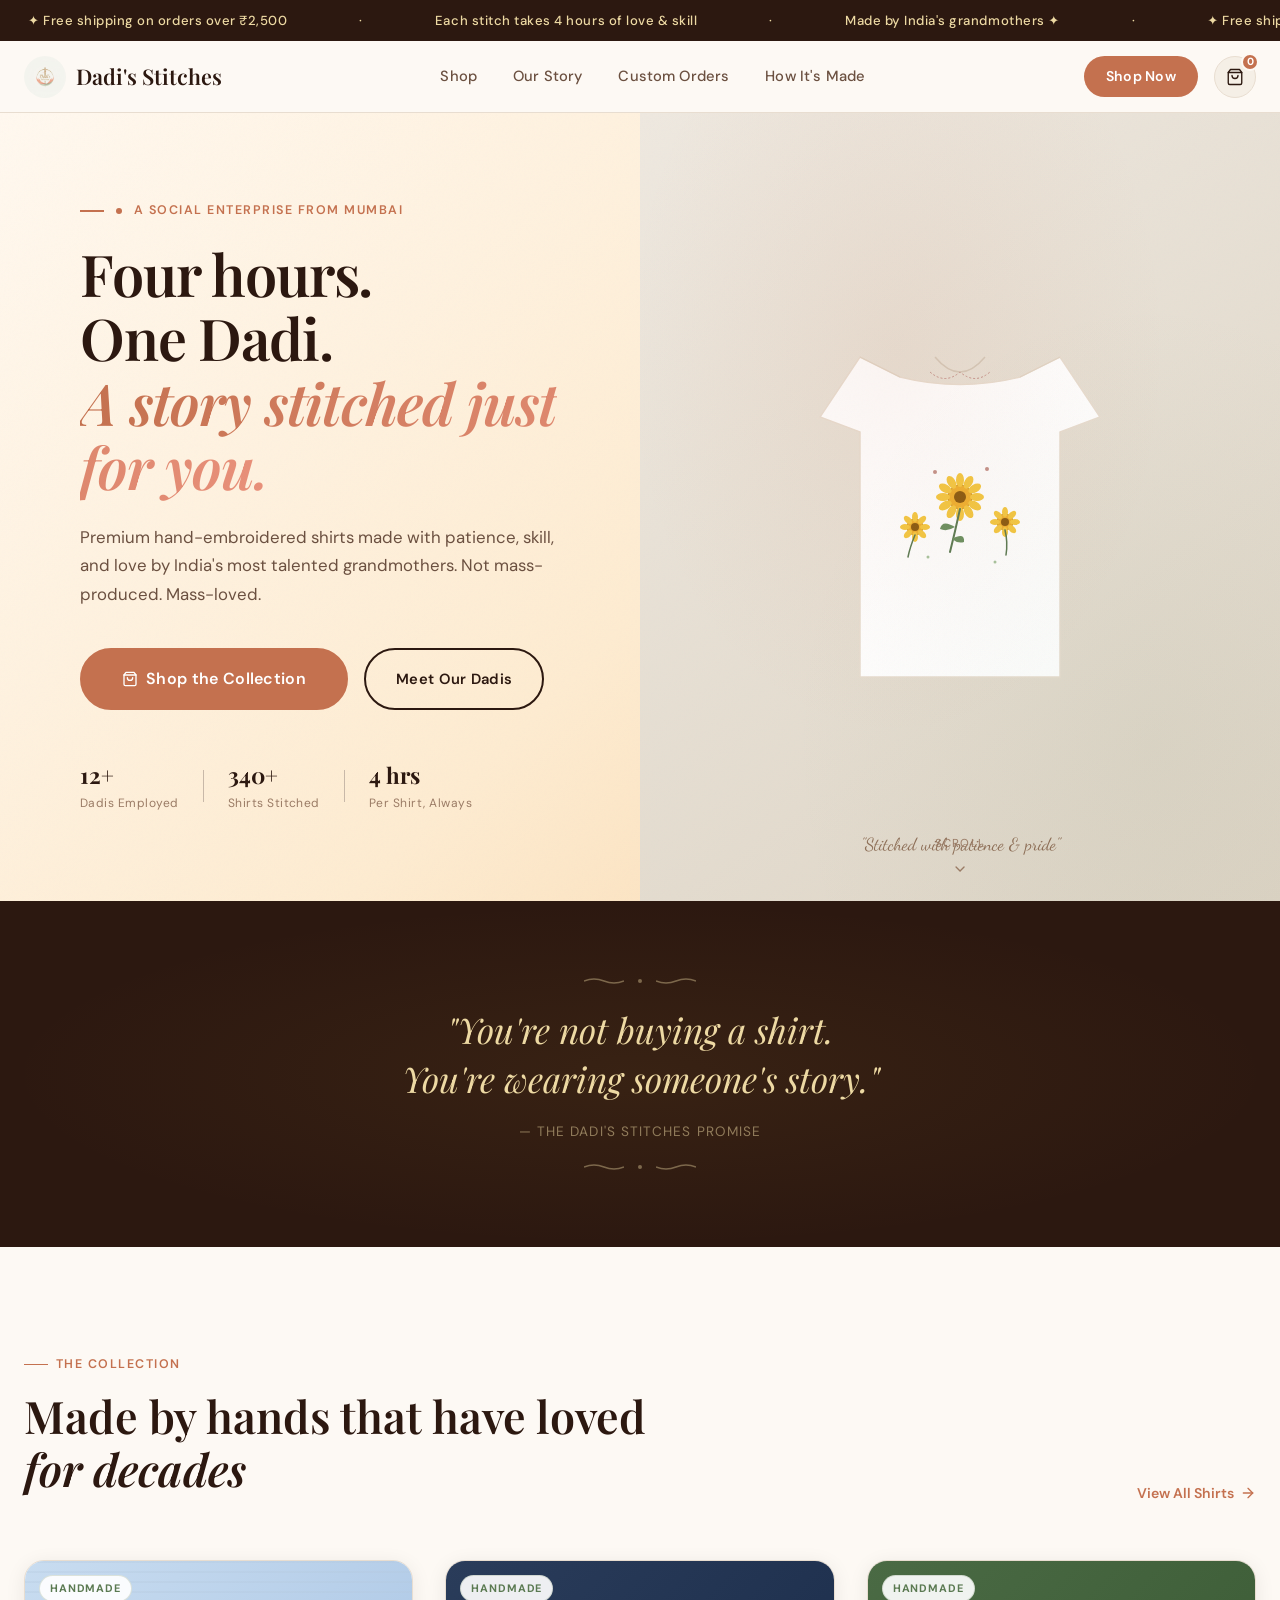
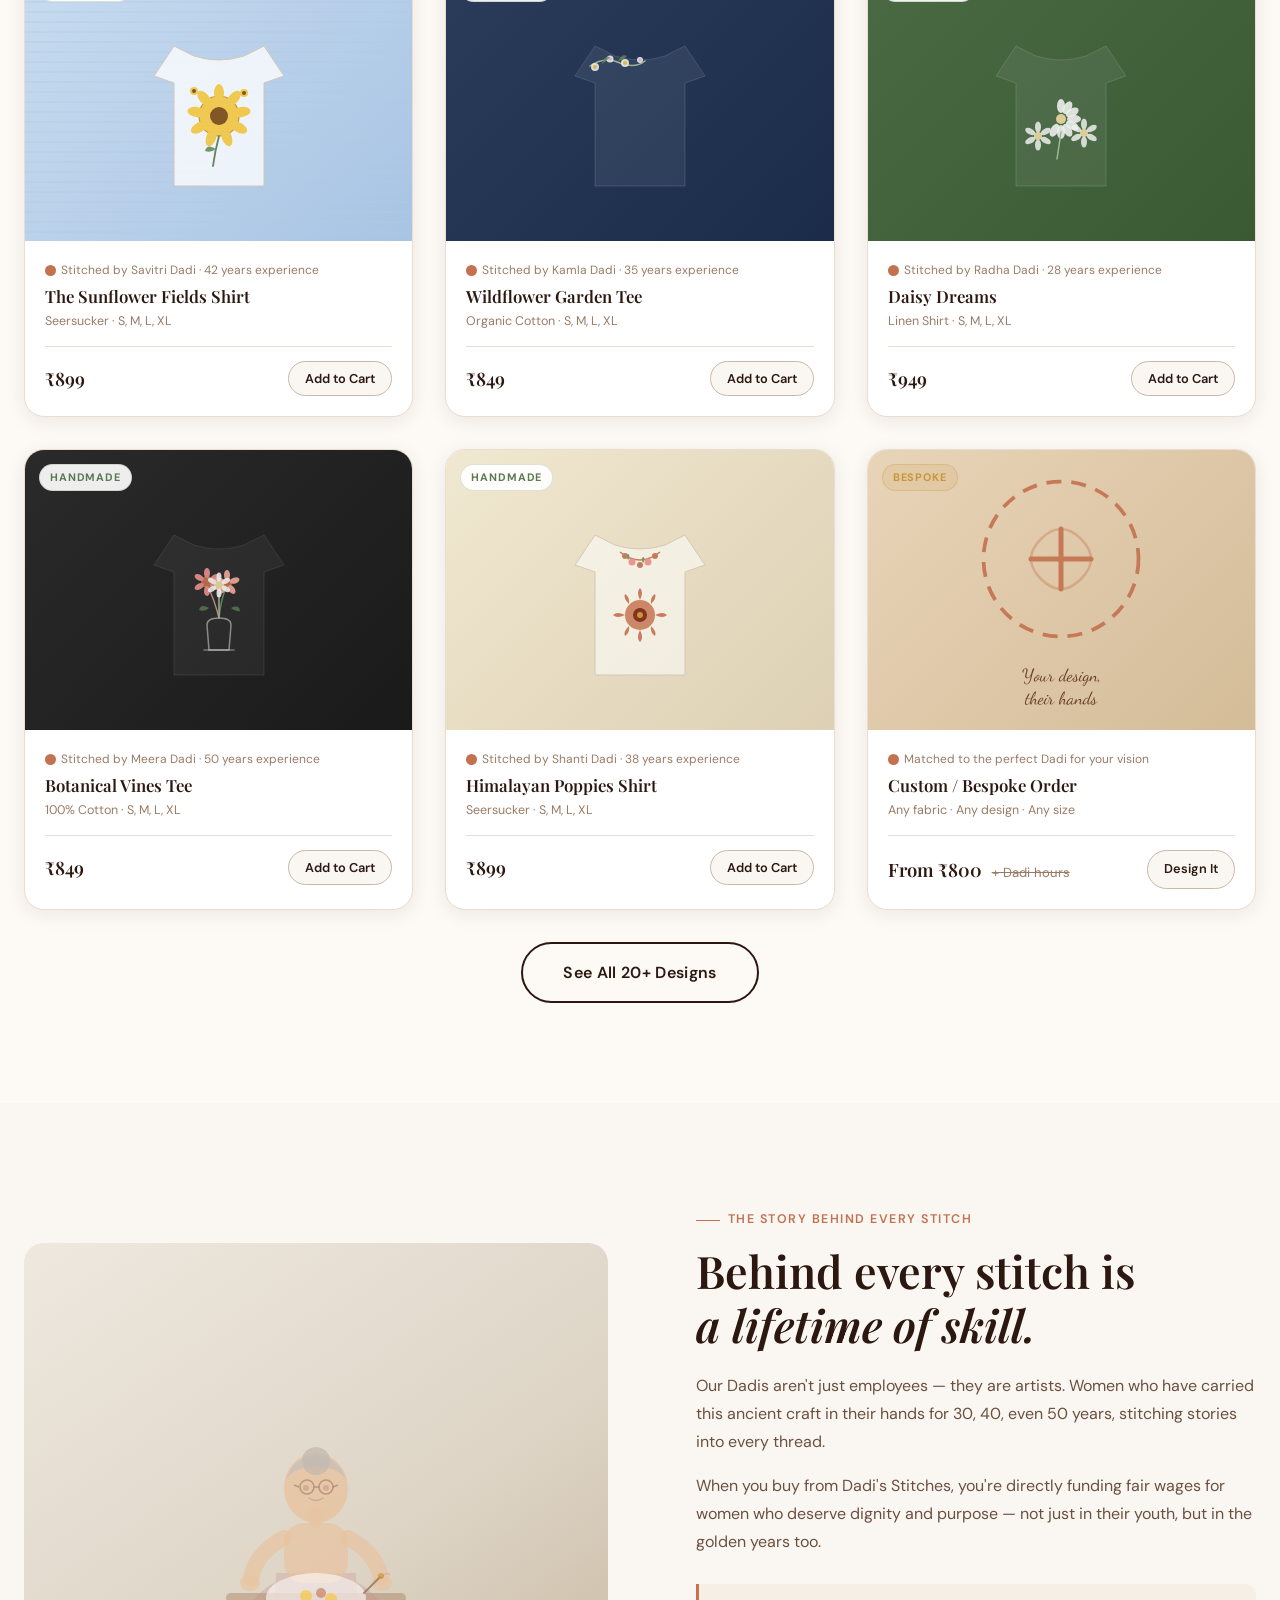
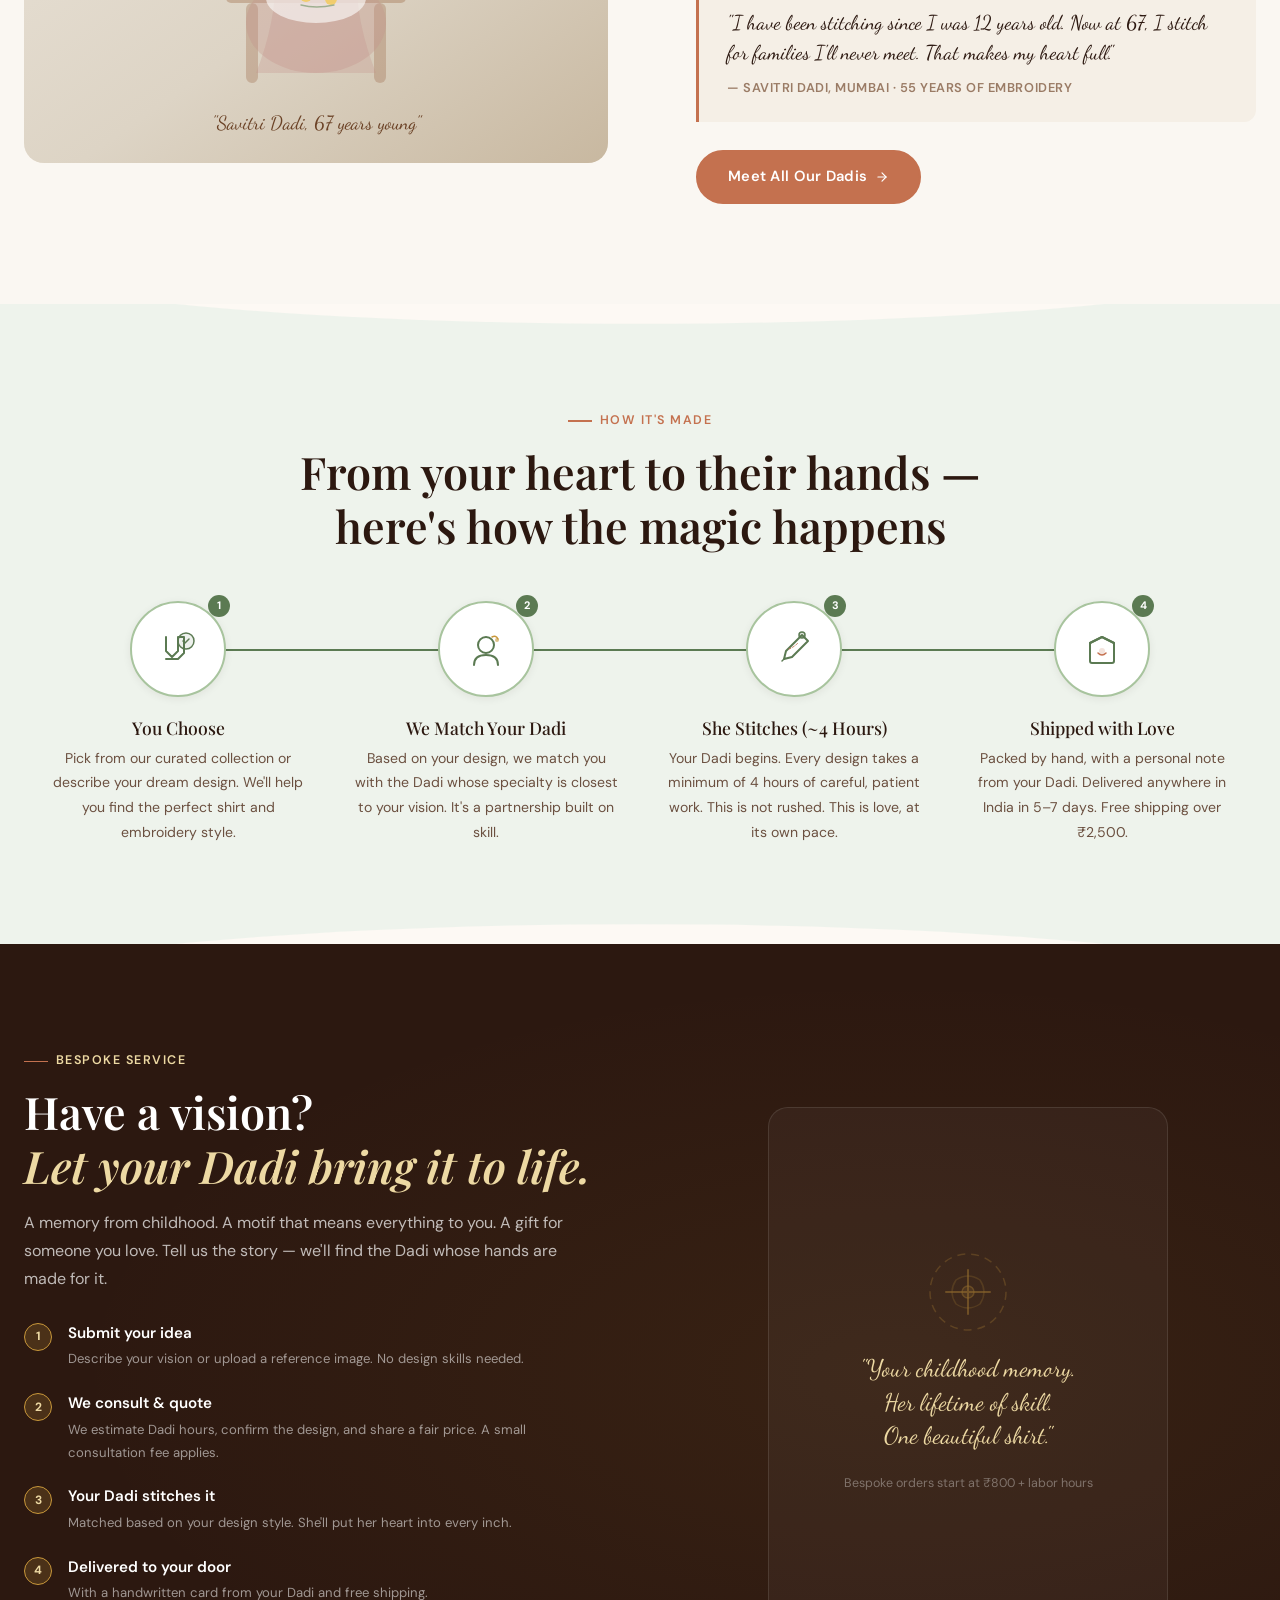
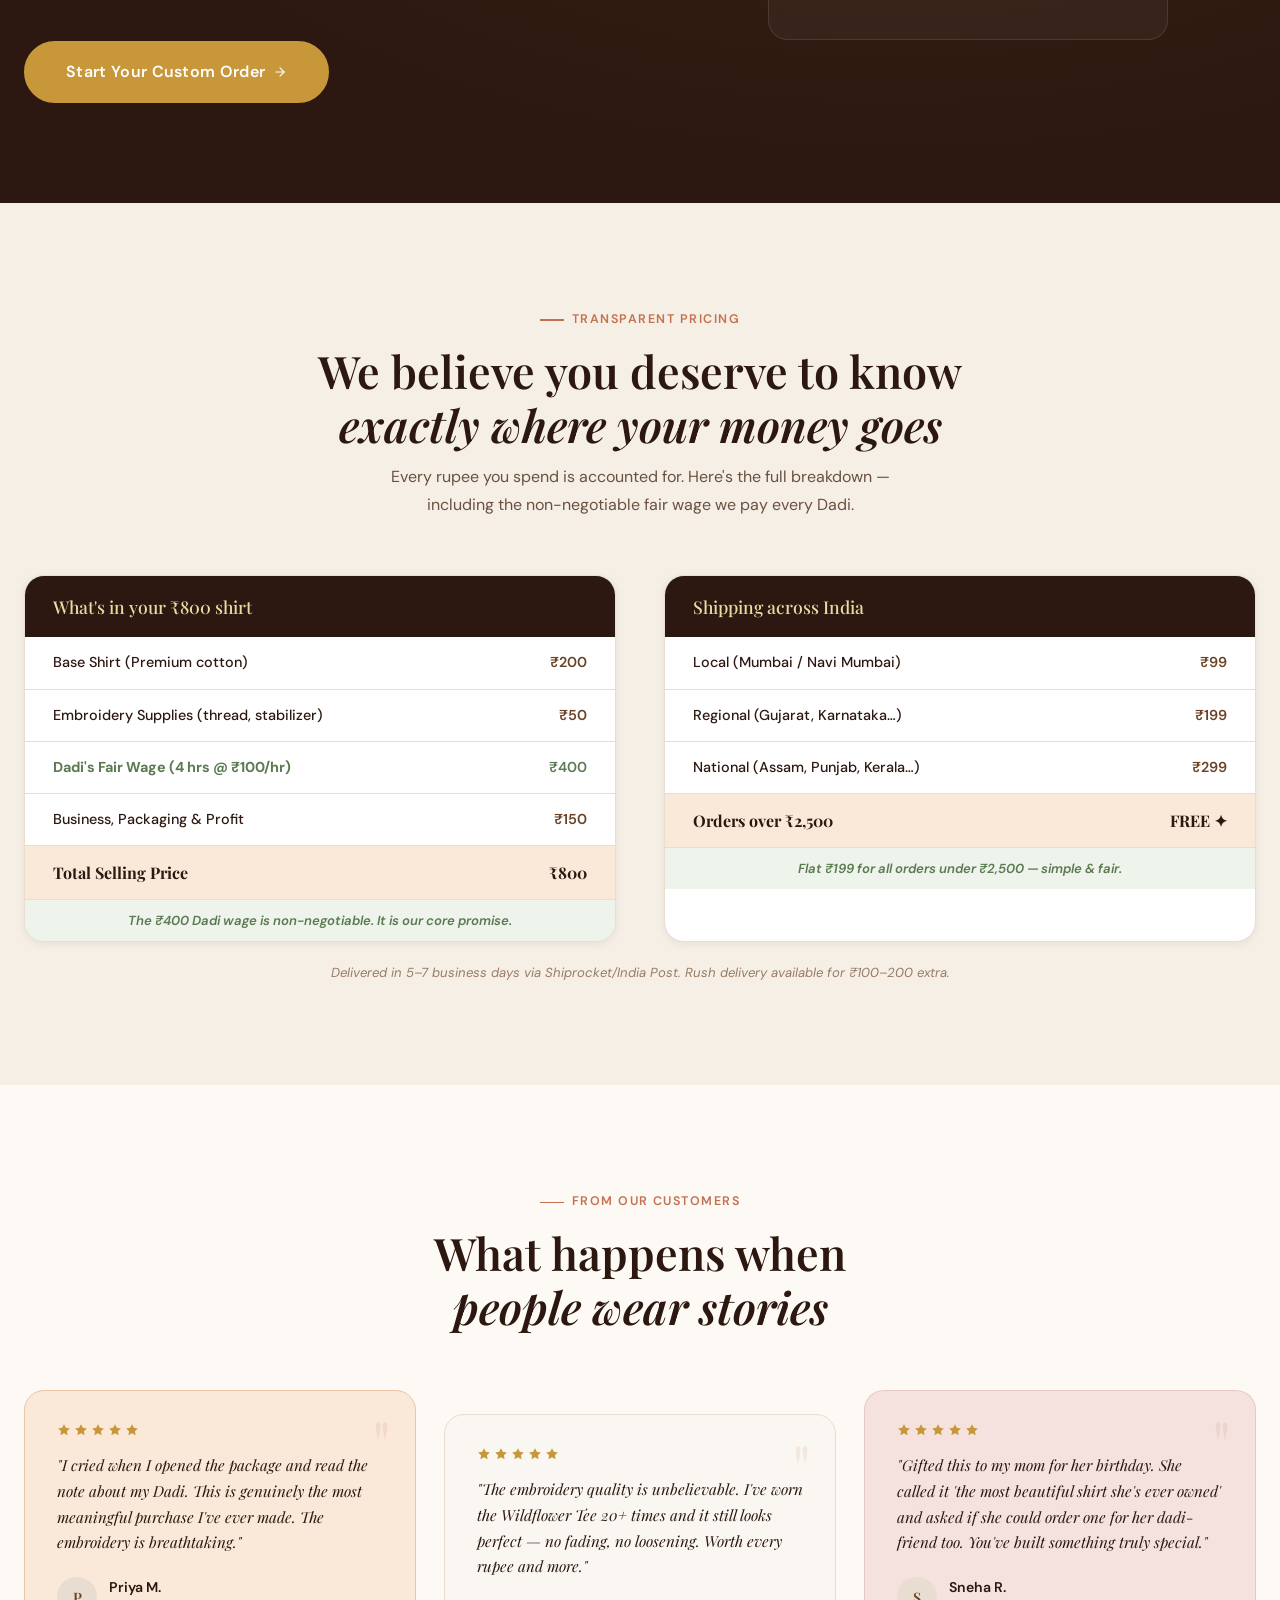
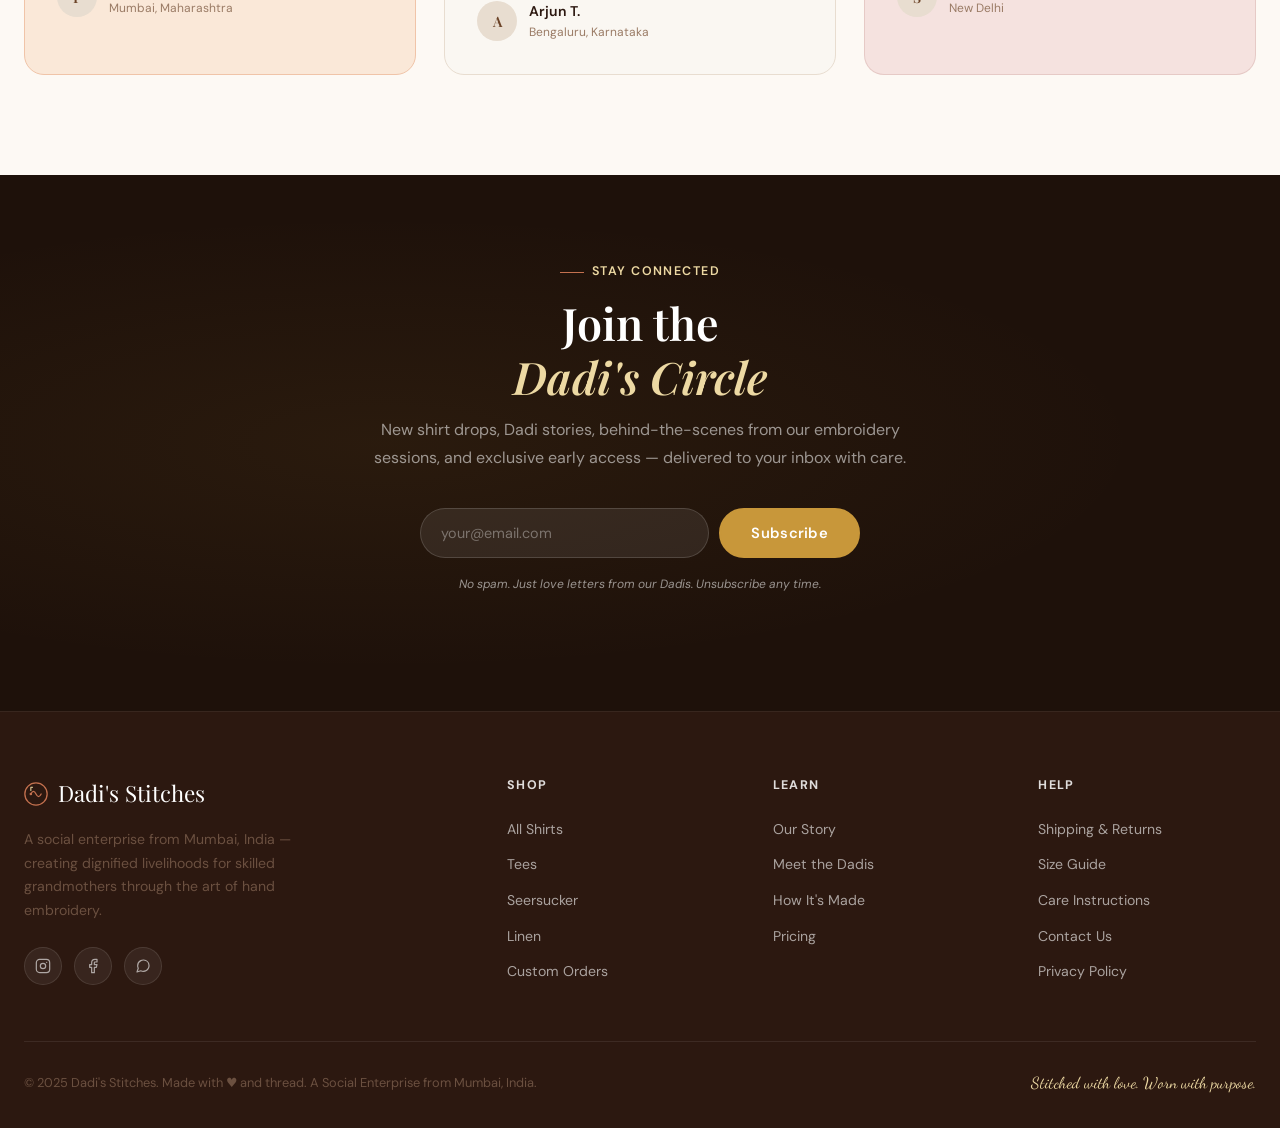
<file: website/index.html>
<!DOCTYPE html>
<html lang="en">
<head>
  <meta charset="UTF-8" />
  <meta name="viewport" content="width=device-width, initial-scale=1.0" />
  <title>Dadi's Stitches — Hand-Embroidered Apparel, Stitched with Love</title>
  <meta name="description" content="Premium hand-embroidered shirts made by skilled grandmothers (Dadis) from the heart of India. Every stitch is a story. A social enterprise from Mumbai." />
  <link rel="stylesheet" href="styles.css" />
  <style>
    /* Hero shirt art */
    .hero-visual-inner {
      width: 100%;
      height: 100%;
      background: linear-gradient(145deg, #EEE8DF 0%, #DDD4C5 100%);
      display: flex;
      align-items: center;
      justify-content: center;
      position: relative;
      overflow: hidden;
    }
    .hero-visual-inner::before {
      content: '';
      position: absolute;
      inset: 0;
      background:
        radial-gradient(ellipse at 40% 30%, rgba(196,113,79,.08) 0%, transparent 50%),
        radial-gradient(ellipse at 80% 80%, rgba(91,122,82,.06) 0%, transparent 50%);
    }

    /* shirt art backgrounds for product cards */
    .bg-seersucker {
      background: repeating-linear-gradient(
        0deg, rgba(255,255,255,0) 0px, rgba(255,255,255,0) 8px,
        rgba(180,200,220,.3) 8px, rgba(180,200,220,.3) 10px
      ), linear-gradient(135deg, #C8DCF0 0%, #A8C4E4 100%);
    }
    .bg-organic { background: linear-gradient(135deg, #E8EAD8 0%, #D4D8B8 100%); }
    .bg-linen { background: linear-gradient(135deg, #F0E8D0 0%, #DDD0B4 100%); }
    .bg-navy { background: linear-gradient(135deg, #2A3C5A 0%, #1A2C4A 100%); }
    .bg-black { background: linear-gradient(135deg, #2A2A2A 0%, #1A1A1A 100%); }
    .bg-green { background: linear-gradient(135deg, #4A6A44 0%, #3A5A34 100%); }
    .bg-custom { background: linear-gradient(135deg, #E8D4B8 0%, #D4BC98 100%); }

    /* Embroidery SVG colours on cards */
    .emb-white { color: #FFF8F0; }
    .emb-multi { color: var(--terracotta); }
  </style>
</head>
<body>

<!-- SCROLL PROGRESS BAR -->
<div class="scroll-progress" id="scrollProgress"></div>

<!-- ANNOUNCEMENT BAR -->
<div class="announcement-bar">
  <div class="announcement-bar-inner">
    <span>✦ Free shipping on orders over ₹2,500</span><span>·</span>
    <span>Each stitch takes 4 hours of love &amp; skill</span><span>·</span>
    <span>Made by India's grandmothers ✦</span><span>·</span>
    <span>✦ Free shipping on orders over ₹2,500</span><span>·</span>
    <span>Each stitch takes 4 hours of love &amp; skill</span><span>·</span>
    <span>Made by India's grandmothers ✦</span><span>·</span>
  </div>
</div>

<!-- NAV -->
<nav class="nav">
  <div class="nav-inner">
    <a href="index.html" class="nav-logo">
      <img src="logo.jpeg" alt="Dadi's Stitches" class="nav-logo-img" />
      Dadi's Stitches
    </a>
    <div class="nav-links">
      <a href="shop.html">Shop</a>
      <a href="our-story.html">Our Story</a>
      <a href="custom-order.html">Custom Orders</a>
      <a href="index.html#process">How It's Made</a>
    </div>
    <div class="nav-actions">
      <a href="shop.html" class="nav-cta">Shop Now</a>
      <button class="nav-cart" onclick="alert('Cart coming soon!')" aria-label="Cart">
        <svg width="18" height="18" viewBox="0 0 24 24" fill="none" stroke="currentColor" stroke-width="1.8" stroke-linecap="round" stroke-linejoin="round">
          <path d="M6 2L3 6v14a2 2 0 002 2h14a2 2 0 002-2V6l-3-4z"/><line x1="3" y1="6" x2="21" y2="6"/><path d="M16 10a4 4 0 01-8 0"/>
        </svg>
        <span class="cart-badge">0</span>
      </button>
      <button class="nav-hamburger" onclick="openMenu()" aria-label="Menu">
        <span></span><span></span><span></span>
      </button>
    </div>
  </div>
</nav>

<!-- MOBILE MENU -->
<div class="mobile-menu" id="mobileMenu">
  <div class="mobile-menu-head">
    <a href="index.html" class="nav-logo" style="font-size:1.2rem;">
      <img src="logo.jpeg" alt="Dadi's Stitches" class="nav-logo-img" />
      Dadi's Stitches
    </a>
    <button class="mobile-close" onclick="closeMenu()">
      <svg width="24" height="24" viewBox="0 0 24 24" fill="none" stroke="currentColor" stroke-width="2" stroke-linecap="round"><line x1="18" y1="6" x2="6" y2="18"/><line x1="6" y1="6" x2="18" y2="18"/></svg>
    </button>
  </div>
  <div class="mobile-menu-links">
    <a href="shop.html" onclick="closeMenu()">Shop</a>
    <a href="our-story.html" onclick="closeMenu()">Our Story</a>
    <a href="custom-order.html" onclick="closeMenu()">Custom Orders</a>
    <a href="index.html#process" onclick="closeMenu()">How It's Made</a>
  </div>
</div>

<!-- HERO -->
<section class="hero">
  <div class="hero-content">
    <div class="section-label">
      <svg width="14" height="14" viewBox="0 0 14 14" fill="currentColor"><circle cx="7" cy="7" r="3"/></svg>
      A Social Enterprise from Mumbai
    </div>
    <h1 class="hero-title">
      Four hours.<br/>
      One Dadi.<br/>
      <em>A story stitched just for you.</em>
    </h1>
    <p class="hero-subtitle">
      Premium hand-embroidered shirts made with patience, skill, and love by India's most talented grandmothers. Not mass-produced. Mass-loved.
    </p>
    <div class="hero-actions">
      <a href="shop.html" class="btn btn-primary btn-lg">
        <svg width="16" height="16" viewBox="0 0 24 24" fill="none" stroke="currentColor" stroke-width="2" stroke-linecap="round" stroke-linejoin="round"><path d="M6 2L3 6v14a2 2 0 002 2h14a2 2 0 002-2V6l-3-4z"/><line x1="3" y1="6" x2="21" y2="6"/><path d="M16 10a4 4 0 01-8 0"/></svg>
        Shop the Collection
      </a>
      <a href="our-story.html" class="btn btn-ghost">Meet Our Dadis</a>
    </div>
    <div class="hero-trust">
      <div class="hero-trust-item">
        <strong>12+</strong>
        <span>Dadis Employed</span>
      </div>
      <div class="hero-trust-divider"></div>
      <div class="hero-trust-item">
        <strong>340+</strong>
        <span>Shirts Stitched</span>
      </div>
      <div class="hero-trust-divider"></div>
      <div class="hero-trust-item">
        <strong>4 hrs</strong>
        <span>Per Shirt, Always</span>
      </div>
    </div>
  </div>
  <div class="hero-visual">
    <div class="hero-visual-inner">
      <!-- Hero shirt SVG art -->
      <svg width="360" height="460" viewBox="0 0 360 460" fill="none" xmlns="http://www.w3.org/2000/svg">
        <!-- Shirt body -->
        <path d="M80 80 L40 140 L80 155 L80 400 L280 400 L280 155 L320 140 L280 80 L240 100 Q180 115 120 100 Z" fill="white" stroke="#E8DDD0" stroke-width="1.5"/>
        <!-- Collar -->
        <path d="M155 80 Q180 110 205 80" fill="none" stroke="#D4C8B8" stroke-width="1.5"/>
        <!-- Shoulder seams -->
        <path d="M120 100 L80 80" stroke="#E0D4C4" stroke-width="1"/>
        <path d="M240 100 L280 80" stroke="#E0D4C4" stroke-width="1"/>
        <!-- Embroidery: Sunflowers -->
        <!-- Center flower -->
        <circle cx="180" cy="220" r="12" fill="#F0B030" stroke="#C89020" stroke-width="1"/>
        <circle cx="180" cy="220" r="6" fill="#8B5A10"/>
        <!-- Petals -->
        <ellipse cx="180" cy="203" rx="4" ry="7" fill="#F5C842" transform="rotate(0 180 220)"/>
        <ellipse cx="180" cy="203" rx="4" ry="7" fill="#F5C842" transform="rotate(30 180 220)"/>
        <ellipse cx="180" cy="203" rx="4" ry="7" fill="#F5C842" transform="rotate(60 180 220)"/>
        <ellipse cx="180" cy="203" rx="4" ry="7" fill="#F5C842" transform="rotate(90 180 220)"/>
        <ellipse cx="180" cy="203" rx="4" ry="7" fill="#F5C842" transform="rotate(120 180 220)"/>
        <ellipse cx="180" cy="203" rx="4" ry="7" fill="#F5C842" transform="rotate(150 180 220)"/>
        <ellipse cx="180" cy="203" rx="4" ry="7" fill="#F5C842" transform="rotate(180 180 220)"/>
        <ellipse cx="180" cy="203" rx="4" ry="7" fill="#F5C842" transform="rotate(210 180 220)"/>
        <ellipse cx="180" cy="203" rx="4" ry="7" fill="#F5C842" transform="rotate(240 180 220)"/>
        <ellipse cx="180" cy="203" rx="4" ry="7" fill="#F5C842" transform="rotate(270 180 220)"/>
        <ellipse cx="180" cy="203" rx="4" ry="7" fill="#F5C842" transform="rotate(300 180 220)"/>
        <ellipse cx="180" cy="203" rx="4" ry="7" fill="#F5C842" transform="rotate(330 180 220)"/>
        <!-- Stem -->
        <path d="M180 232 Q175 255 170 275" stroke="#5B7A52" stroke-width="2" stroke-linecap="round" fill="none"/>
        <!-- Leaves -->
        <path d="M175 250 Q162 242 160 252 Q167 255 175 250Z" fill="#6B9060"/>
        <path d="M172 262 Q185 255 184 265 Q178 267 172 262Z" fill="#6B9060"/>
        <!-- Smaller side flowers -->
        <circle cx="135" cy="250" r="8" fill="#F0B030" stroke="#C89020" stroke-width="1"/>
        <circle cx="135" cy="250" r="4" fill="#8B5A10"/>
        <ellipse cx="135" cy="240" rx="3" ry="5" fill="#F5C842" transform="rotate(0 135 250)"/>
        <ellipse cx="135" cy="240" rx="3" ry="5" fill="#F5C842" transform="rotate(45 135 250)"/>
        <ellipse cx="135" cy="240" rx="3" ry="5" fill="#F5C842" transform="rotate(90 135 250)"/>
        <ellipse cx="135" cy="240" rx="3" ry="5" fill="#F5C842" transform="rotate(135 135 250)"/>
        <ellipse cx="135" cy="240" rx="3" ry="5" fill="#F5C842" transform="rotate(180 135 250)"/>
        <ellipse cx="135" cy="240" rx="3" ry="5" fill="#F5C842" transform="rotate(225 135 250)"/>
        <ellipse cx="135" cy="240" rx="3" ry="5" fill="#F5C842" transform="rotate(270 135 250)"/>
        <ellipse cx="135" cy="240" rx="3" ry="5" fill="#F5C842" transform="rotate(315 135 250)"/>
        <path d="M135 258 Q130 270 128 280" stroke="#5B7A52" stroke-width="1.5" stroke-linecap="round" fill="none"/>
        <circle cx="225" cy="245" r="8" fill="#F0B030" stroke="#C89020" stroke-width="1"/>
        <circle cx="225" cy="245" r="4" fill="#8B5A10"/>
        <ellipse cx="225" cy="235" rx="3" ry="5" fill="#F5C842" transform="rotate(0 225 245)"/>
        <ellipse cx="225" cy="235" rx="3" ry="5" fill="#F5C842" transform="rotate(45 225 245)"/>
        <ellipse cx="225" cy="235" rx="3" ry="5" fill="#F5C842" transform="rotate(90 225 245)"/>
        <ellipse cx="225" cy="235" rx="3" ry="5" fill="#F5C842" transform="rotate(135 225 245)"/>
        <ellipse cx="225" cy="235" rx="3" ry="5" fill="#F5C842" transform="rotate(180 225 245)"/>
        <ellipse cx="225" cy="235" rx="3" ry="5" fill="#F5C842" transform="rotate(225 225 245)"/>
        <ellipse cx="225" cy="235" rx="3" ry="5" fill="#F5C842" transform="rotate(270 225 245)"/>
        <ellipse cx="225" cy="235" rx="3" ry="5" fill="#F5C842" transform="rotate(315 225 245)"/>
        <path d="M225 253 Q228 265 226 278" stroke="#5B7A52" stroke-width="1.5" stroke-linecap="round" fill="none"/>
        <!-- Tiny stars/dots -->
        <circle cx="155" cy="195" r="2" fill="#C4928A"/>
        <circle cx="207" cy="192" r="2" fill="#C4928A"/>
        <circle cx="148" cy="280" r="1.5" fill="#A8C49E"/>
        <circle cx="215" cy="285" r="1.5" fill="#A8C49E"/>
        <!-- Thread detail at collar -->
        <path d="M150 95 Q165 108 180 95 Q195 108 210 95" stroke="#C4928A" stroke-width="1" fill="none" stroke-dasharray="2 2"/>
      </svg>

      <!-- Decorative elements -->
      <div style="position:absolute; bottom:40px; left:40px; right:40px; text-align:center;">
        <p style="font-family:'Dancing Script',cursive; font-size:1.1rem; color:#6B4226; opacity:0.7;">"Stitched with patience &amp; pride"</p>
      </div>
    </div>
    <!-- Scroll indicator -->
    <div class="hero-scroll" style="left:50%;bottom:24px;position:absolute;">
      <span>Scroll</span>
      <svg width="16" height="16" viewBox="0 0 24 24" fill="none" stroke="currentColor" stroke-width="2" stroke-linecap="round"><polyline points="6 9 12 15 18 9"/></svg>
    </div>
  </div>
</section>

<!-- EMOTION BANNER -->
<div class="emotion-banner reveal">
  <div class="thread-divider">
    <svg width="40" height="8" viewBox="0 0 40 8" fill="none"><path d="M0 4 Q10 0 20 4 Q30 8 40 4" stroke="#EDD9A3" stroke-width="1.5" fill="none"/></svg>
    <svg width="8" height="8" viewBox="0 0 8 8" fill="#EDD9A3"><circle cx="4" cy="4" r="2"/></svg>
    <svg width="40" height="8" viewBox="0 0 40 8" fill="none"><path d="M0 4 Q10 8 20 4 Q30 0 40 4" stroke="#EDD9A3" stroke-width="1.5" fill="none"/></svg>
  </div>
  <p class="emotion-banner-quote">
    "You're not buying a shirt.<br/>You're wearing someone's story."
  </p>
  <p class="emotion-banner-sub">— The Dadi's Stitches Promise</p>
  <div class="thread-divider">
    <svg width="40" height="8" viewBox="0 0 40 8" fill="none"><path d="M0 4 Q10 0 20 4 Q30 8 40 4" stroke="#EDD9A3" stroke-width="1.5" fill="none"/></svg>
    <svg width="8" height="8" viewBox="0 0 8 8" fill="#EDD9A3"><circle cx="4" cy="4" r="2"/></svg>
    <svg width="40" height="8" viewBox="0 0 40 8" fill="none"><path d="M0 4 Q10 8 20 4 Q30 0 40 4" stroke="#EDD9A3" stroke-width="1.5" fill="none"/></svg>
  </div>
</div>

<!-- PRODUCTS SECTION -->
<section class="section products-section" id="collection">
  <div class="container">
    <div class="products-header reveal">
      <div class="products-header-text">
        <div class="section-label">The Collection</div>
        <h2>Made by hands that have loved<br/><em>for decades</em></h2>
      </div>
      <a href="shop.html" class="view-all-link">
        View All Shirts
        <svg width="16" height="16" viewBox="0 0 24 24" fill="none" stroke="currentColor" stroke-width="2" stroke-linecap="round"><line x1="5" y1="12" x2="19" y2="12"/><polyline points="12 5 19 12 12 19"/></svg>
      </a>
    </div>
    <div class="grid-3">

      <!-- Product 1 -->
      <div class="product-card reveal reveal-delay-1">
        <a href="product.html">
          <div class="product-card-image">
            <div class="product-shirt-art bg-seersucker">
              <svg width="160" height="180" viewBox="0 0 160 180" fill="none">
                <path d="M35 35 L15 65 L35 72 L35 175 L125 175 L125 72 L145 65 L125 35 L105 45 Q80 53 55 45 Z" fill="rgba(255,255,255,0.85)" stroke="#D4C4B0" stroke-width="1"/>
                <circle cx="80" cy="105" r="20" fill="#F5C842" stroke="#C89020" stroke-width="1.2"/>
                <circle cx="80" cy="105" r="9" fill="#7A4A10"/>
                <ellipse cx="80" cy="82" rx="5" ry="9" fill="#F5C842" transform="rotate(0 80 105)"/>
                <ellipse cx="80" cy="82" rx="5" ry="9" fill="#F5C842" transform="rotate(40 80 105)"/>
                <ellipse cx="80" cy="82" rx="5" ry="9" fill="#F5C842" transform="rotate(80 80 105)"/>
                <ellipse cx="80" cy="82" rx="5" ry="9" fill="#F5C842" transform="rotate(120 80 105)"/>
                <ellipse cx="80" cy="82" rx="5" ry="9" fill="#F5C842" transform="rotate(160 80 105)"/>
                <ellipse cx="80" cy="82" rx="5" ry="9" fill="#F5C842" transform="rotate(200 80 105)"/>
                <ellipse cx="80" cy="82" rx="5" ry="9" fill="#F5C842" transform="rotate(240 80 105)"/>
                <ellipse cx="80" cy="82" rx="5" ry="9" fill="#F5C842" transform="rotate(280 80 105)"/>
                <ellipse cx="80" cy="82" rx="5" ry="9" fill="#F5C842" transform="rotate(320 80 105)"/>
                <path d="M80 125 Q76 140 74 155" stroke="#5B7A52" stroke-width="1.8" fill="none" stroke-linecap="round"/>
                <path d="M77 138 Q68 132 66 140 Q72 142 77 138Z" fill="#6B9060"/>
                <circle cx="55" cy="80" r="4" fill="#F5C842"/>
                <circle cx="105" cy="82" r="4" fill="#F5C842"/>
                <circle cx="55" cy="80" r="2" fill="#7A4A10"/>
                <circle cx="105" cy="82" r="2" fill="#7A4A10"/>
              </svg>
            </div>
            <span class="badge-handmade">Handmade</span>
            <button class="product-card-wishlist" onclick="event.preventDefault(); this.style.color='#C4928A'">
              <svg width="14" height="14" viewBox="0 0 24 24" fill="none" stroke="currentColor" stroke-width="2" stroke-linecap="round"><path d="M20.84 4.61a5.5 5.5 0 00-7.78 0L12 5.67l-1.06-1.06a5.5 5.5 0 00-7.78 7.78l1.06 1.06L12 21.23l7.78-7.78 1.06-1.06a5.5 5.5 0 000-7.78z"/></svg>
            </button>
          </div>
          <div class="product-card-body">
            <div class="product-dadi-credit">
              <svg width="11" height="11" viewBox="0 0 11 11" fill="currentColor"><circle cx="5.5" cy="5.5" r="5.5"/></svg>
              Stitched by Savitri Dadi · 42 years experience
            </div>
            <div class="product-name">The Sunflower Fields Shirt</div>
            <div class="product-fabric">Seersucker · S, M, L, XL</div>
            <div class="product-card-footer">
              <div class="product-price">₹899</div>
              <button class="btn-add-cart">Add to Cart</button>
            </div>
          </div>
        </a>
      </div>

      <!-- Product 2 -->
      <div class="product-card reveal reveal-delay-2">
        <a href="product.html">
          <div class="product-card-image">
            <div class="product-shirt-art bg-navy">
              <svg width="160" height="180" viewBox="0 0 160 180" fill="none">
                <path d="M35 35 L15 65 L35 72 L35 175 L125 175 L125 72 L145 65 L125 35 L105 45 Q80 53 55 45 Z" fill="rgba(255,255,255,0.08)" stroke="rgba(255,255,255,0.15)" stroke-width="1"/>
                <!-- Shoulder floral embroidery -->
                <path d="M30 55 Q45 45 60 52 Q75 58 85 50" stroke="#A8C49E" stroke-width="1.5" fill="none" stroke-linecap="round"/>
                <circle cx="35" cy="56" r="4" fill="white" opacity="0.9"/>
                <circle cx="35" cy="56" r="2" fill="#F5C842"/>
                <circle cx="50" cy="48" r="3.5" fill="white" opacity="0.9"/>
                <circle cx="50" cy="48" r="1.8" fill="#F0B8D0"/>
                <circle cx="65" cy="52" r="4" fill="white" opacity="0.9"/>
                <circle cx="65" cy="52" r="2" fill="#F5C842"/>
                <circle cx="80" cy="49" r="3" fill="white" opacity="0.9"/>
                <circle cx="80" cy="49" r="1.5" fill="#F0B8D0"/>
                <!-- Leaves -->
                <path d="M42 53 Q44 44 50 46 Q47 50 42 53Z" fill="#6B9060" opacity="0.8"/>
                <path d="M58 50 Q62 42 67 45 Q64 49 58 50Z" fill="#6B9060" opacity="0.8"/>
              </svg>
            </div>
            <span class="badge-handmade">Handmade</span>
            <button class="product-card-wishlist" onclick="event.preventDefault(); this.style.color='#C4928A'">
              <svg width="14" height="14" viewBox="0 0 24 24" fill="none" stroke="currentColor" stroke-width="2" stroke-linecap="round"><path d="M20.84 4.61a5.5 5.5 0 00-7.78 0L12 5.67l-1.06-1.06a5.5 5.5 0 00-7.78 7.78l1.06 1.06L12 21.23l7.78-7.78 1.06-1.06a5.5 5.5 0 000-7.78z"/></svg>
            </button>
          </div>
          <div class="product-card-body">
            <div class="product-dadi-credit">
              <svg width="11" height="11" viewBox="0 0 11 11" fill="currentColor"><circle cx="5.5" cy="5.5" r="5.5"/></svg>
              Stitched by Kamla Dadi · 35 years experience
            </div>
            <div class="product-name">Wildflower Garden Tee</div>
            <div class="product-fabric">Organic Cotton · S, M, L, XL</div>
            <div class="product-card-footer">
              <div class="product-price">₹849</div>
              <button class="btn-add-cart">Add to Cart</button>
            </div>
          </div>
        </a>
      </div>

      <!-- Product 3 -->
      <div class="product-card reveal reveal-delay-3">
        <a href="product.html">
          <div class="product-card-image">
            <div class="product-shirt-art bg-green">
              <svg width="160" height="180" viewBox="0 0 160 180" fill="none">
                <path d="M35 35 L15 65 L35 72 L35 175 L125 175 L125 72 L145 65 L125 35 L105 45 Q80 53 55 45 Z" fill="rgba(255,255,255,0.07)" stroke="rgba(255,255,255,0.15)" stroke-width="1"/>
                <!-- Daisy cluster -->
                <circle cx="80" cy="108" r="5" fill="#EDD9A3"/>
                <ellipse cx="80" cy="95" rx="4" ry="7" fill="white" opacity="0.9" transform="rotate(0 80 108)"/>
                <ellipse cx="80" cy="95" rx="4" ry="7" fill="white" opacity="0.9" transform="rotate(30 80 108)"/>
                <ellipse cx="80" cy="95" rx="4" ry="7" fill="white" opacity="0.9" transform="rotate(60 80 108)"/>
                <ellipse cx="80" cy="95" rx="4" ry="7" fill="white" opacity="0.9" transform="rotate(90 80 108)"/>
                <ellipse cx="80" cy="95" rx="4" ry="7" fill="white" opacity="0.9" transform="rotate(120 80 108)"/>
                <ellipse cx="80" cy="95" rx="4" ry="7" fill="white" opacity="0.9" transform="rotate(150 80 108)"/>
                <ellipse cx="80" cy="95" rx="4" ry="7" fill="white" opacity="0.9" transform="rotate(180 80 108)"/>
                <ellipse cx="80" cy="95" rx="4" ry="7" fill="white" opacity="0.9" transform="rotate(210 80 108)"/>
                <path d="M80 121 Q78 135 76 148" stroke="#A8C49E" stroke-width="1.5" fill="none" stroke-linecap="round"/>
                <circle cx="57" cy="125" r="4" fill="#EDD9A3"/>
                <ellipse cx="57" cy="116" rx="3" ry="5.5" fill="white" opacity="0.85" transform="rotate(0 57 125)"/>
                <ellipse cx="57" cy="116" rx="3" ry="5.5" fill="white" opacity="0.85" transform="rotate(60 57 125)"/>
                <ellipse cx="57" cy="116" rx="3" ry="5.5" fill="white" opacity="0.85" transform="rotate(120 57 125)"/>
                <ellipse cx="57" cy="116" rx="3" ry="5.5" fill="white" opacity="0.85" transform="rotate(180 57 125)"/>
                <ellipse cx="57" cy="116" rx="3" ry="5.5" fill="white" opacity="0.85" transform="rotate(240 57 125)"/>
                <ellipse cx="57" cy="116" rx="3" ry="5.5" fill="white" opacity="0.85" transform="rotate(300 57 125)"/>
                <circle cx="103" cy="122" r="4" fill="#EDD9A3"/>
                <ellipse cx="103" cy="113" rx="3" ry="5.5" fill="white" opacity="0.85" transform="rotate(0 103 122)"/>
                <ellipse cx="103" cy="113" rx="3" ry="5.5" fill="white" opacity="0.85" transform="rotate(60 103 122)"/>
                <ellipse cx="103" cy="113" rx="3" ry="5.5" fill="white" opacity="0.85" transform="rotate(120 103 122)"/>
                <ellipse cx="103" cy="113" rx="3" ry="5.5" fill="white" opacity="0.85" transform="rotate(180 103 122)"/>
                <ellipse cx="103" cy="113" rx="3" ry="5.5" fill="white" opacity="0.85" transform="rotate(240 103 122)"/>
                <ellipse cx="103" cy="113" rx="3" ry="5.5" fill="white" opacity="0.85" transform="rotate(300 103 122)"/>
              </svg>
            </div>
            <span class="badge-handmade">Handmade</span>
            <button class="product-card-wishlist" onclick="event.preventDefault(); this.style.color='#C4928A'">
              <svg width="14" height="14" viewBox="0 0 24 24" fill="none" stroke="currentColor" stroke-width="2" stroke-linecap="round"><path d="M20.84 4.61a5.5 5.5 0 00-7.78 0L12 5.67l-1.06-1.06a5.5 5.5 0 00-7.78 7.78l1.06 1.06L12 21.23l7.78-7.78 1.06-1.06a5.5 5.5 0 000-7.78z"/></svg>
            </button>
          </div>
          <div class="product-card-body">
            <div class="product-dadi-credit">
              <svg width="11" height="11" viewBox="0 0 11 11" fill="currentColor"><circle cx="5.5" cy="5.5" r="5.5"/></svg>
              Stitched by Radha Dadi · 28 years experience
            </div>
            <div class="product-name">Daisy Dreams</div>
            <div class="product-fabric">Linen Shirt · S, M, L, XL</div>
            <div class="product-card-footer">
              <div class="product-price">₹949</div>
              <button class="btn-add-cart">Add to Cart</button>
            </div>
          </div>
        </a>
      </div>

      <!-- Product 4 -->
      <div class="product-card reveal reveal-delay-1">
        <a href="product.html">
          <div class="product-card-image">
            <div class="product-shirt-art bg-black">
              <svg width="160" height="180" viewBox="0 0 160 180" fill="none">
                <path d="M35 35 L15 65 L35 72 L35 175 L125 175 L125 72 L145 65 L125 35 L105 45 Q80 53 55 45 Z" fill="rgba(255,255,255,0.05)" stroke="rgba(255,255,255,0.1)" stroke-width="1"/>
                <!-- Vase with flowers -->
                <path d="M70 150 L68 125 Q68 118 80 118 Q92 118 92 125 L90 150 Z" fill="none" stroke="rgba(255,255,255,0.5)" stroke-width="1.5"/>
                <path d="M65 150 L95 150" stroke="rgba(255,255,255,0.4)" stroke-width="1.5" stroke-linecap="round"/>
                <!-- Flowers in vase -->
                <path d="M80 118 Q75 98 68 85" stroke="#C4928A" stroke-width="1.5" fill="none" stroke-linecap="round"/>
                <circle cx="68" cy="82" r="6" fill="#C4714F"/>
                <ellipse cx="68" cy="73" rx="3" ry="5" fill="#E8908A" transform="rotate(0 68 82)"/>
                <ellipse cx="68" cy="73" rx="3" ry="5" fill="#E8908A" transform="rotate(60 68 82)"/>
                <ellipse cx="68" cy="73" rx="3" ry="5" fill="#E8908A" transform="rotate(120 68 82)"/>
                <ellipse cx="68" cy="73" rx="3" ry="5" fill="#E8908A" transform="rotate(180 68 82)"/>
                <ellipse cx="68" cy="73" rx="3" ry="5" fill="#E8908A" transform="rotate(240 68 82)"/>
                <ellipse cx="68" cy="73" rx="3" ry="5" fill="#E8908A" transform="rotate(300 68 82)"/>
                <path d="M80 118 Q82 98 88 86" stroke="#6B9060" stroke-width="1.5" fill="none" stroke-linecap="round"/>
                <circle cx="88" cy="83" r="5" fill="#C4714F"/>
                <ellipse cx="88" cy="75" rx="3" ry="5" fill="#F0A898" transform="rotate(0 88 83)"/>
                <ellipse cx="88" cy="75" rx="3" ry="5" fill="#F0A898" transform="rotate(72 88 83)"/>
                <ellipse cx="88" cy="75" rx="3" ry="5" fill="#F0A898" transform="rotate(144 88 83)"/>
                <ellipse cx="88" cy="75" rx="3" ry="5" fill="#F0A898" transform="rotate(216 88 83)"/>
                <ellipse cx="88" cy="75" rx="3" ry="5" fill="#F0A898" transform="rotate(288 88 83)"/>
                <path d="M80 118 Q80 100 80 88" stroke="#A8C49E" stroke-width="1.5" fill="none" stroke-linecap="round"/>
                <circle cx="80" cy="85" r="5" fill="#EDD9A3"/>
                <ellipse cx="80" cy="77" rx="2.5" ry="4.5" fill="rgba(255,255,255,0.9)" transform="rotate(0 80 85)"/>
                <ellipse cx="80" cy="77" rx="2.5" ry="4.5" fill="rgba(255,255,255,0.9)" transform="rotate(60 80 85)"/>
                <ellipse cx="80" cy="77" rx="2.5" ry="4.5" fill="rgba(255,255,255,0.9)" transform="rotate(120 80 85)"/>
                <ellipse cx="80" cy="77" rx="2.5" ry="4.5" fill="rgba(255,255,255,0.9)" transform="rotate(180 80 85)"/>
                <ellipse cx="80" cy="77" rx="2.5" ry="4.5" fill="rgba(255,255,255,0.9)" transform="rotate(240 80 85)"/>
                <ellipse cx="80" cy="77" rx="2.5" ry="4.5" fill="rgba(255,255,255,0.9)" transform="rotate(300 80 85)"/>
                <path d="M70 108 Q62 103 60 110 Q66 112 70 108Z" fill="#6B9060" opacity="0.7"/>
                <path d="M92 108 Q100 104 101 111 Q96 112 92 108Z" fill="#6B9060" opacity="0.7"/>
              </svg>
            </div>
            <span class="badge-handmade">Handmade</span>
            <button class="product-card-wishlist" onclick="event.preventDefault(); this.style.color='#C4928A'">
              <svg width="14" height="14" viewBox="0 0 24 24" fill="none" stroke="currentColor" stroke-width="2" stroke-linecap="round"><path d="M20.84 4.61a5.5 5.5 0 00-7.78 0L12 5.67l-1.06-1.06a5.5 5.5 0 00-7.78 7.78l1.06 1.06L12 21.23l7.78-7.78 1.06-1.06a5.5 5.5 0 000-7.78z"/></svg>
            </button>
          </div>
          <div class="product-card-body">
            <div class="product-dadi-credit">
              <svg width="11" height="11" viewBox="0 0 11 11" fill="currentColor"><circle cx="5.5" cy="5.5" r="5.5"/></svg>
              Stitched by Meera Dadi · 50 years experience
            </div>
            <div class="product-name">Botanical Vines Tee</div>
            <div class="product-fabric">100% Cotton · S, M, L, XL</div>
            <div class="product-card-footer">
              <div class="product-price">₹849</div>
              <button class="btn-add-cart">Add to Cart</button>
            </div>
          </div>
        </a>
      </div>

      <!-- Product 5 -->
      <div class="product-card reveal reveal-delay-2">
        <a href="product.html">
          <div class="product-card-image">
            <div class="product-shirt-art bg-linen">
              <svg width="160" height="180" viewBox="0 0 160 180" fill="none">
                <path d="M35 35 L15 65 L35 72 L35 175 L125 175 L125 72 L145 65 L125 35 L105 45 Q80 53 55 45 Z" fill="rgba(255,255,255,0.6)" stroke="#D4C4B0" stroke-width="1"/>
                <!-- Collar border embroidery -->
                <path d="M60 52 Q80 68 100 52" stroke="#C4714F" stroke-width="1.5" fill="none"/>
                <path d="M60 52 Q80 68 100 52" stroke="none" fill="none"/>
                <!-- Tiny roses along collar -->
                <circle cx="65" cy="56" r="3" fill="#C4714F"/>
                <circle cx="72" cy="62" r="3.5" fill="#E8908A"/>
                <circle cx="80" cy="65" r="3" fill="#C4714F"/>
                <circle cx="88" cy="62" r="3.5" fill="#E8908A"/>
                <circle cx="95" cy="56" r="3" fill="#C4714F"/>
                <!-- Leaves -->
                <path d="M68 60 Q65 54 69 54 Q70 58 68 60Z" fill="#6B9060"/>
                <path d="M83 63 Q80 57 84 57 Q85 61 83 63Z" fill="#6B9060"/>
                <!-- Center mono design: poppy -->
                <circle cx="80" cy="115" r="15" fill="#C4714F" opacity="0.9"/>
                <circle cx="80" cy="115" r="7" fill="#7A2010"/>
                <circle cx="80" cy="115" r="3" fill="#C89020"/>
                <path d="M80 100 Q76 92 80 88 Q84 92 80 100Z" fill="#C4714F"/>
                <path d="M80 130 Q76 138 80 142 Q84 138 80 130Z" fill="#C4714F"/>
                <path d="M65 115 Q57 111 53 115 Q57 119 65 115Z" fill="#C4714F"/>
                <path d="M95 115 Q103 111 107 115 Q103 119 95 115Z" fill="#C4714F"/>
                <path d="M69 104 Q63 98 65 94 Q70 97 69 104Z" fill="#C4714F"/>
                <path d="M91 104 Q97 98 95 94 Q90 97 91 104Z" fill="#C4714F"/>
                <path d="M69 126 Q63 132 65 136 Q70 133 69 126Z" fill="#C4714F"/>
                <path d="M91 126 Q97 132 95 136 Q90 133 91 126Z" fill="#C4714F"/>
              </svg>
            </div>
            <span class="badge-handmade">Handmade</span>
            <button class="product-card-wishlist" onclick="event.preventDefault(); this.style.color='#C4928A'">
              <svg width="14" height="14" viewBox="0 0 24 24" fill="none" stroke="currentColor" stroke-width="2" stroke-linecap="round"><path d="M20.84 4.61a5.5 5.5 0 00-7.78 0L12 5.67l-1.06-1.06a5.5 5.5 0 00-7.78 7.78l1.06 1.06L12 21.23l7.78-7.78 1.06-1.06a5.5 5.5 0 000-7.78z"/></svg>
            </button>
          </div>
          <div class="product-card-body">
            <div class="product-dadi-credit">
              <svg width="11" height="11" viewBox="0 0 11 11" fill="currentColor"><circle cx="5.5" cy="5.5" r="5.5"/></svg>
              Stitched by Shanti Dadi · 38 years experience
            </div>
            <div class="product-name">Himalayan Poppies Shirt</div>
            <div class="product-fabric">Seersucker · S, M, L, XL</div>
            <div class="product-card-footer">
              <div class="product-price">₹899</div>
              <button class="btn-add-cart">Add to Cart</button>
            </div>
          </div>
        </a>
      </div>

      <!-- Product 6: Custom -->
      <div class="product-card reveal reveal-delay-3">
        <a href="custom-order.html">
          <div class="product-card-image">
            <div class="product-shirt-art bg-custom" style="flex-direction:column; gap:16px;">
              <svg width="64" height="64" viewBox="0 0 64 64" fill="none">
                <circle cx="32" cy="32" r="31" stroke="#C4714F" stroke-width="1.5" stroke-dasharray="6 4"/>
                <path d="M32 20 L32 44 M20 32 L44 32" stroke="#C4714F" stroke-width="2" stroke-linecap="round"/>
                <path d="M24 24 Q32 16 40 24 Q48 32 40 40 Q32 48 24 40 Q16 32 24 24Z" fill="none" stroke="#C4714F" stroke-width="1" opacity="0.4"/>
              </svg>
              <span style="font-family:'Dancing Script',cursive; font-size:1.1rem; color:#6B4226; text-align:center; line-height:1.3;">Your design,<br/>their hands</span>
            </div>
            <span class="badge-handmade badge-custom">Bespoke</span>
          </div>
          <div class="product-card-body">
            <div class="product-dadi-credit">
              <svg width="11" height="11" viewBox="0 0 11 11" fill="currentColor"><circle cx="5.5" cy="5.5" r="5.5"/></svg>
              Matched to the perfect Dadi for your vision
            </div>
            <div class="product-name">Custom / Bespoke Order</div>
            <div class="product-fabric">Any fabric · Any design · Any size</div>
            <div class="product-card-footer">
              <div class="product-price">From ₹800 <span class="product-price-original">+ Dadi hours</span></div>
              <a href="custom-order.html" class="btn-add-cart">Design It</a>
            </div>
          </div>
        </a>
      </div>

    </div>
    <div class="text-center mt-32 reveal">
      <a href="shop.html" class="btn btn-ghost btn-lg">See All 20+ Designs</a>
    </div>
  </div>
</section>

<!-- STORY SECTION -->
<section class="section story-section" id="story">
  <div class="container">
    <div class="grid-2">
      <div class="story-image-wrap reveal-left">
        <div style="width:100%; height:100%; min-height:520px; background:linear-gradient(145deg, #EEE8DF 0%, #DDD4C5 60%, #C8B8A0 100%); display:flex; align-items:center; justify-content:center; position:relative; overflow:hidden;">
          <!-- Grandmother illustration SVG -->
          <svg width="300" height="380" viewBox="0 0 300 380" fill="none" xmlns="http://www.w3.org/2000/svg">
            <!-- Chair -->
            <rect x="60" y="280" width="180" height="10" rx="5" fill="#A0714F" opacity="0.4"/>
            <rect x="80" y="290" width="12" height="80" rx="6" fill="#A0714F" opacity="0.35"/>
            <rect x="208" y="290" width="12" height="80" rx="6" fill="#A0714F" opacity="0.35"/>
            <!-- Body / dress -->
            <ellipse cx="150" cy="310" rx="70" ry="50" fill="#C4928A" opacity="0.35"/>
            <path d="M110 260 Q110 310 90 360 L210 360 Q190 310 190 260 Z" fill="#C4928A" opacity="0.3"/>
            <!-- Torso -->
            <rect x="118" y="210" width="64" height="60" rx="20" fill="#E8C4A0" opacity="0.7"/>
            <!-- Neck -->
            <rect x="142" y="195" width="16" height="20" rx="8" fill="#E8C4A0" opacity="0.7"/>
            <!-- Head -->
            <ellipse cx="150" cy="175" rx="32" ry="35" fill="#E8C4A0" opacity="0.8"/>
            <!-- Hair (grey) -->
            <path d="M120 168 Q125 145 150 142 Q175 145 180 168 Q175 155 150 153 Q125 155 120 168Z" fill="#C8C0B8" opacity="0.8"/>
            <!-- Bun -->
            <circle cx="150" cy="148" r="14" fill="#C0B8B0" opacity="0.7"/>
            <!-- Face hints -->
            <circle cx="140" cy="175" r="3" fill="#C4928A" opacity="0.5"/>
            <circle cx="160" cy="175" r="3" fill="#C4928A" opacity="0.5"/>
            <path d="M143 185 Q150 190 157 185" stroke="#C4928A" stroke-width="1.5" fill="none" opacity="0.6" stroke-linecap="round"/>
            <!-- Glasses -->
            <circle cx="141" cy="174" r="7" fill="none" stroke="#8B6A50" stroke-width="1.5" opacity="0.5"/>
            <circle cx="160" cy="174" r="7" fill="none" stroke="#8B6A50" stroke-width="1.5" opacity="0.5"/>
            <line x1="148" y1="174" x2="153" y2="174" stroke="#8B6A50" stroke-width="1.5" opacity="0.5"/>
            <line x1="133" y1="174" x2="128" y2="172" stroke="#8B6A50" stroke-width="1.5" opacity="0.5"/>
            <line x1="167" y1="174" x2="172" y2="172" stroke="#8B6A50" stroke-width="1.5" opacity="0.5"/>
            <!-- Arms -->
            <path d="M118 225 Q90 240 85 265" stroke="#E8C4A0" stroke-width="16" stroke-linecap="round" fill="none" opacity="0.7"/>
            <path d="M182 225 Q210 240 215 265" stroke="#E8C4A0" stroke-width="16" stroke-linecap="round" fill="none" opacity="0.7"/>
            <!-- Hands -->
            <ellipse cx="84" cy="270" rx="10" ry="8" fill="#E8C4A0" opacity="0.7"/>
            <ellipse cx="216" cy="270" rx="10" ry="8" fill="#E8C4A0" opacity="0.7"/>
            <!-- Embroidery in lap -->
            <ellipse cx="150" cy="285" rx="50" ry="25" fill="white" opacity="0.6"/>
            <!-- Thread work on fabric in lap -->
            <circle cx="140" cy="283" r="6" fill="#F5C842" opacity="0.7"/>
            <circle cx="155" cy="280" r="5" fill="#C4714F" opacity="0.6"/>
            <circle cx="165" cy="286" r="6" fill="#F5C842" opacity="0.7"/>
            <path d="M135 292 Q150 296 168 292" stroke="#6B9060" stroke-width="1.5" fill="none" opacity="0.6" stroke-linecap="round"/>
            <!-- Needle in right hand -->
            <line x1="214" y1="264" x2="198" y2="280" stroke="#8B6A50" stroke-width="2" stroke-linecap="round" opacity="0.7"/>
            <circle cx="215" cy="263" r="3" fill="#C8973A" opacity="0.7"/>
            <!-- Thread -->
            <path d="M215 265 Q220 258 225 262" stroke="#C4714F" stroke-width="1" fill="none" opacity="0.5" stroke-dasharray="2 1"/>
          </svg>
          <div style="position:absolute; bottom:24px; left:0; right:0; text-align:center;">
            <p style="font-family:'Dancing Script',cursive; font-size:1.2rem; color:#6B4226;">"Savitri Dadi, 67 years young"</p>
          </div>
        </div>
      </div>
      <div class="story-content reveal-right">
        <div class="section-label">The Story Behind Every Stitch</div>
        <h2>Behind every stitch is<br/><em>a lifetime of skill.</em></h2>
        <p>Our Dadis aren't just employees — they are artists. Women who have carried this ancient craft in their hands for 30, 40, even 50 years, stitching stories into every thread.</p>
        <p>When you buy from Dadi's Stitches, you're directly funding fair wages for women who deserve dignity and purpose — not just in their youth, but in the golden years too.</p>
        <div class="story-quote">
          <div class="story-quote-text">"I have been stitching since I was 12 years old. Now at 67, I stitch for families I'll never meet. That makes my heart full."</div>
          <div class="story-quote-attr">— Savitri Dadi, Mumbai · 55 years of embroidery</div>
        </div>
        <a href="our-story.html" class="btn btn-primary">
          Meet All Our Dadis
          <svg width="14" height="14" viewBox="0 0 24 24" fill="none" stroke="currentColor" stroke-width="2" stroke-linecap="round"><line x1="5" y1="12" x2="19" y2="12"/><polyline points="12 5 19 12 12 19"/></svg>
        </a>
      </div>
    </div>
  </div>
</section>

<!-- PROCESS SECTION -->
<section class="section process-section" id="process">
  <div class="container">
    <div class="text-center mb-48 reveal">
      <div class="section-label" style="justify-content:center;">How It's Made</div>
      <h2>From your heart to their hands —<br/>here's how the magic happens</h2>
    </div>
    <div class="process-grid">
      <div class="process-line"><div class="process-line-fill" id="processLine"></div></div>

      <div class="process-step reveal reveal-delay-1">
        <div class="process-icon">
          <svg width="40" height="40" viewBox="0 0 40 40" fill="none">
            <path d="M8 8 L8 22 L14 28 L20 22 L20 8 L26 8 L26 24 L20 30 L14 30 L8 30" stroke="#5B7A52" stroke-width="2" stroke-linecap="round" stroke-linejoin="round" fill="none"/>
            <circle cx="28" cy="12" r="8" fill="rgba(91,122,82,.1)" stroke="#5B7A52" stroke-width="1.5"/>
            <path d="M25 12 L27 14 L31 10" stroke="#5B7A52" stroke-width="1.5" stroke-linecap="round" stroke-linejoin="round"/>
          </svg>
        </div>
        <span class="process-step-num">1</span>
        <h4>You Choose</h4>
        <p>Pick from our curated collection or describe your dream design. We'll help you find the perfect shirt and embroidery style.</p>
      </div>

      <div class="process-step reveal reveal-delay-2">
        <div class="process-icon">
          <svg width="40" height="40" viewBox="0 0 40 40" fill="none">
            <circle cx="20" cy="16" r="8" stroke="#5B7A52" stroke-width="2" fill="none"/>
            <path d="M8 36 Q8 26 20 26 Q32 26 32 36" stroke="#5B7A52" stroke-width="2" stroke-linecap="round" fill="none"/>
            <path d="M26 8 Q30 6 32 10" stroke="#C8973A" stroke-width="1.5" stroke-linecap="round" fill="none"/>
            <circle cx="31" cy="11" r="2" fill="#C8973A" opacity="0.6"/>
          </svg>
        </div>
        <span class="process-step-num">2</span>
        <h4>We Match Your Dadi</h4>
        <p>Based on your design, we match you with the Dadi whose specialty is closest to your vision. It's a partnership built on skill.</p>
      </div>

      <div class="process-step reveal reveal-delay-3">
        <div class="process-icon">
          <svg width="40" height="40" viewBox="0 0 40 40" fill="none">
            <path d="M28 6 L12 22 L10 30 L18 28 L34 12 Z" stroke="#5B7A52" stroke-width="2" stroke-linecap="round" stroke-linejoin="round" fill="none"/>
            <circle cx="28" cy="6" r="3" fill="rgba(91,122,82,.2)" stroke="#5B7A52" stroke-width="1.5"/>
            <path d="M10 30 L8 32" stroke="#5B7A52" stroke-width="1.5" stroke-linecap="round"/>
            <path d="M15 20 Q20 18 24 14" stroke="#C4714F" stroke-width="1" stroke-linecap="round" fill="none" stroke-dasharray="2 2"/>
          </svg>
        </div>
        <span class="process-step-num">3</span>
        <h4>She Stitches (~4 Hours)</h4>
        <p>Your Dadi begins. Every design takes a minimum of 4 hours of careful, patient work. This is not rushed. This is love, at its own pace.</p>
      </div>

      <div class="process-step reveal reveal-delay-4">
        <div class="process-icon">
          <svg width="40" height="40" viewBox="0 0 40 40" fill="none">
            <path d="M8 14 L8 32 Q8 34 10 34 L30 34 Q32 34 32 32 L32 14 L20 8 Z" stroke="#5B7A52" stroke-width="2" stroke-linecap="round" stroke-linejoin="round" fill="none"/>
            <path d="M8 14 L20 8 L32 14" stroke="#5B7A52" stroke-width="2" stroke-linecap="round" stroke-linejoin="round" fill="none"/>
            <path d="M16 24 Q20 28 24 24" stroke="#C4714F" stroke-width="1.5" stroke-linecap="round" fill="none"/>
            <circle cx="20" cy="22" r="3" fill="rgba(196,113,79,.2)"/>
          </svg>
        </div>
        <span class="process-step-num">4</span>
        <h4>Shipped with Love</h4>
        <p>Packed by hand, with a personal note from your Dadi. Delivered anywhere in India in 5–7 days. Free shipping over ₹2,500.</p>
      </div>
    </div>
  </div>
</section>

<!-- CUSTOM ORDERS SECTION -->
<section class="section custom-section" id="custom">
  <div class="container">
    <div class="custom-inner">
      <div class="custom-content reveal-left">
        <div class="section-label" style="color:var(--gold-light);">Bespoke Service</div>
        <h2>Have a vision?<br/><em style="color:var(--gold-light);">Let your Dadi bring it to life.</em></h2>
        <p>A memory from childhood. A motif that means everything to you. A gift for someone you love. Tell us the story — we'll find the Dadi whose hands are made for it.</p>
        <div class="custom-steps">
          <div class="custom-step">
            <div class="custom-step-num">1</div>
            <div class="custom-step-text">
              <h5>Submit your idea</h5>
              <p>Describe your vision or upload a reference image. No design skills needed.</p>
            </div>
          </div>
          <div class="custom-step">
            <div class="custom-step-num">2</div>
            <div class="custom-step-text">
              <h5>We consult &amp; quote</h5>
              <p>We estimate Dadi hours, confirm the design, and share a fair price. A small consultation fee applies.</p>
            </div>
          </div>
          <div class="custom-step">
            <div class="custom-step-num">3</div>
            <div class="custom-step-text">
              <h5>Your Dadi stitches it</h5>
              <p>Matched based on your design style. She'll put her heart into every inch.</p>
            </div>
          </div>
          <div class="custom-step">
            <div class="custom-step-num">4</div>
            <div class="custom-step-text">
              <h5>Delivered to your door</h5>
              <p>With a handwritten card from your Dadi and free shipping.</p>
            </div>
          </div>
        </div>
        <a href="custom-order.html" class="btn btn-gold btn-lg">
          Start Your Custom Order
          <svg width="14" height="14" viewBox="0 0 24 24" fill="none" stroke="currentColor" stroke-width="2" stroke-linecap="round"><line x1="5" y1="12" x2="19" y2="12"/><polyline points="12 5 19 12 12 19"/></svg>
        </a>
      </div>
      <div class="custom-visual reveal-right">
        <div class="custom-art-box">
          <svg width="80" height="80" viewBox="0 0 80 80" fill="none">
            <circle cx="40" cy="40" r="38" stroke="rgba(200,151,58,0.4)" stroke-width="1.5" stroke-dasharray="8 6"/>
            <path d="M40 18 L40 62 M18 40 L62 40" stroke="rgba(200,151,58,0.6)" stroke-width="2" stroke-linecap="round"/>
            <path d="M28 28 Q40 20 52 28 Q60 40 52 52 Q40 60 28 52 Q20 40 28 28Z" fill="none" stroke="rgba(200,151,58,0.3)" stroke-width="1.5"/>
            <circle cx="40" cy="40" r="6" fill="rgba(200,151,58,0.2)" stroke="rgba(200,151,58,0.5)" stroke-width="1.5"/>
          </svg>
          <span>"Your childhood memory.<br/>Her lifetime of skill.<br/>One beautiful shirt."</span>
          <p style="font-size:0.78rem; color:rgba(255,255,255,.35); font-family:var(--font-sans);">Bespoke orders start at ₹800 + labor hours</p>
        </div>
      </div>
    </div>
  </div>
</section>

<!-- PRICING SECTION -->
<section class="section pricing-section" id="pricing">
  <div class="container">
    <div class="text-center reveal">
      <div class="section-label" style="justify-content:center;">Transparent Pricing</div>
      <h2>We believe you deserve to know<br/><em>exactly where your money goes</em></h2>
      <p style="max-width:560px; margin: 12px auto 0;">Every rupee you spend is accounted for. Here's the full breakdown — including the non-negotiable fair wage we pay every Dadi.</p>
    </div>
    <div class="pricing-grid">
      <div class="pricing-card reveal reveal-delay-1">
        <div class="pricing-card-head">
          <h3>What's in your ₹800 shirt</h3>
        </div>
        <table class="pricing-table">
          <tr><td>Base Shirt (Premium cotton)</td><td>₹200</td></tr>
          <tr><td>Embroidery Supplies (thread, stabilizer)</td><td>₹50</td></tr>
          <tr><td style="color:var(--sage); font-weight:700;">Dadi's Fair Wage (4 hrs @ ₹100/hr)</td><td style="color:var(--sage);">₹400</td></tr>
          <tr><td>Business, Packaging & Profit</td><td>₹150</td></tr>
          <tr class="total-row"><td>Total Selling Price</td><td>₹800</td></tr>
          <tr class="promise-row"><td colspan="2">The ₹400 Dadi wage is non-negotiable. It is our core promise.</td></tr>
        </table>
      </div>
      <div class="pricing-card reveal reveal-delay-2">
        <div class="pricing-card-head">
          <h3>Shipping across India</h3>
        </div>
        <table class="pricing-table">
          <tr><td>Local (Mumbai / Navi Mumbai)</td><td>₹99</td></tr>
          <tr><td>Regional (Gujarat, Karnataka…)</td><td>₹199</td></tr>
          <tr><td>National (Assam, Punjab, Kerala…)</td><td>₹299</td></tr>
          <tr class="total-row"><td>Orders over ₹2,500</td><td>FREE ✦</td></tr>
          <tr class="promise-row"><td colspan="2">Flat ₹199 for all orders under ₹2,500 — simple &amp; fair.</td></tr>
        </table>
      </div>
    </div>
    <p class="pricing-note reveal">Delivered in 5–7 business days via Shiprocket/India Post. Rush delivery available for ₹100–200 extra.</p>
  </div>
</section>

<!-- TESTIMONIALS -->
<section class="section testimonials-section">
  <div class="container">
    <div class="text-center reveal">
      <div class="section-label" style="justify-content:center;">From Our Customers</div>
      <h2>What happens when<br/><em>people wear stories</em></h2>
    </div>
    <div class="testimonials-grid">

      <div class="testimonial-card reveal reveal-delay-1">
        <div class="testimonial-quote-mark">"</div>
        <div class="testimonial-stars">
          <svg width="14" height="14" viewBox="0 0 24 24" fill="currentColor"><polygon points="12 2 15.09 8.26 22 9.27 17 14.14 18.18 21.02 12 17.77 5.82 21.02 7 14.14 2 9.27 8.91 8.26 12 2"/></svg>
          <svg width="14" height="14" viewBox="0 0 24 24" fill="currentColor"><polygon points="12 2 15.09 8.26 22 9.27 17 14.14 18.18 21.02 12 17.77 5.82 21.02 7 14.14 2 9.27 8.91 8.26 12 2"/></svg>
          <svg width="14" height="14" viewBox="0 0 24 24" fill="currentColor"><polygon points="12 2 15.09 8.26 22 9.27 17 14.14 18.18 21.02 12 17.77 5.82 21.02 7 14.14 2 9.27 8.91 8.26 12 2"/></svg>
          <svg width="14" height="14" viewBox="0 0 24 24" fill="currentColor"><polygon points="12 2 15.09 8.26 22 9.27 17 14.14 18.18 21.02 12 17.77 5.82 21.02 7 14.14 2 9.27 8.91 8.26 12 2"/></svg>
          <svg width="14" height="14" viewBox="0 0 24 24" fill="currentColor"><polygon points="12 2 15.09 8.26 22 9.27 17 14.14 18.18 21.02 12 17.77 5.82 21.02 7 14.14 2 9.27 8.91 8.26 12 2"/></svg>
        </div>
        <p class="testimonial-text">"I cried when I opened the package and read the note about my Dadi. This is genuinely the most meaningful purchase I've ever made. The embroidery is breathtaking."</p>
        <div class="testimonial-author">
          <div class="testimonial-avatar">P</div>
          <div>
            <div class="testimonial-name">Priya M.</div>
            <div class="testimonial-loc">Mumbai, Maharashtra</div>
          </div>
        </div>
      </div>

      <div class="testimonial-card reveal reveal-delay-2">
        <div class="testimonial-quote-mark">"</div>
        <div class="testimonial-stars">
          <svg width="14" height="14" viewBox="0 0 24 24" fill="currentColor"><polygon points="12 2 15.09 8.26 22 9.27 17 14.14 18.18 21.02 12 17.77 5.82 21.02 7 14.14 2 9.27 8.91 8.26 12 2"/></svg>
          <svg width="14" height="14" viewBox="0 0 24 24" fill="currentColor"><polygon points="12 2 15.09 8.26 22 9.27 17 14.14 18.18 21.02 12 17.77 5.82 21.02 7 14.14 2 9.27 8.91 8.26 12 2"/></svg>
          <svg width="14" height="14" viewBox="0 0 24 24" fill="currentColor"><polygon points="12 2 15.09 8.26 22 9.27 17 14.14 18.18 21.02 12 17.77 5.82 21.02 7 14.14 2 9.27 8.91 8.26 12 2"/></svg>
          <svg width="14" height="14" viewBox="0 0 24 24" fill="currentColor"><polygon points="12 2 15.09 8.26 22 9.27 17 14.14 18.18 21.02 12 17.77 5.82 21.02 7 14.14 2 9.27 8.91 8.26 12 2"/></svg>
          <svg width="14" height="14" viewBox="0 0 24 24" fill="currentColor"><polygon points="12 2 15.09 8.26 22 9.27 17 14.14 18.18 21.02 12 17.77 5.82 21.02 7 14.14 2 9.27 8.91 8.26 12 2"/></svg>
        </div>
        <p class="testimonial-text">"The embroidery quality is unbelievable. I've worn the Wildflower Tee 20+ times and it still looks perfect — no fading, no loosening. Worth every rupee and more."</p>
        <div class="testimonial-author">
          <div class="testimonial-avatar">A</div>
          <div>
            <div class="testimonial-name">Arjun T.</div>
            <div class="testimonial-loc">Bengaluru, Karnataka</div>
          </div>
        </div>
      </div>

      <div class="testimonial-card reveal reveal-delay-3">
        <div class="testimonial-quote-mark">"</div>
        <div class="testimonial-stars">
          <svg width="14" height="14" viewBox="0 0 24 24" fill="currentColor"><polygon points="12 2 15.09 8.26 22 9.27 17 14.14 18.18 21.02 12 17.77 5.82 21.02 7 14.14 2 9.27 8.91 8.26 12 2"/></svg>
          <svg width="14" height="14" viewBox="0 0 24 24" fill="currentColor"><polygon points="12 2 15.09 8.26 22 9.27 17 14.14 18.18 21.02 12 17.77 5.82 21.02 7 14.14 2 9.27 8.91 8.26 12 2"/></svg>
          <svg width="14" height="14" viewBox="0 0 24 24" fill="currentColor"><polygon points="12 2 15.09 8.26 22 9.27 17 14.14 18.18 21.02 12 17.77 5.82 21.02 7 14.14 2 9.27 8.91 8.26 12 2"/></svg>
          <svg width="14" height="14" viewBox="0 0 24 24" fill="currentColor"><polygon points="12 2 15.09 8.26 22 9.27 17 14.14 18.18 21.02 12 17.77 5.82 21.02 7 14.14 2 9.27 8.91 8.26 12 2"/></svg>
          <svg width="14" height="14" viewBox="0 0 24 24" fill="currentColor"><polygon points="12 2 15.09 8.26 22 9.27 17 14.14 18.18 21.02 12 17.77 5.82 21.02 7 14.14 2 9.27 8.91 8.26 12 2"/></svg>
        </div>
        <p class="testimonial-text">"Gifted this to my mom for her birthday. She called it 'the most beautiful shirt she's ever owned' and asked if she could order one for her dadi-friend too. You've built something truly special."</p>
        <div class="testimonial-author">
          <div class="testimonial-avatar">S</div>
          <div>
            <div class="testimonial-name">Sneha R.</div>
            <div class="testimonial-loc">New Delhi</div>
          </div>
        </div>
      </div>
    </div>
  </div>
</section>

<!-- NEWSLETTER -->
<section class="newsletter-section">
  <div class="container">
    <div class="newsletter-inner reveal">
      <div class="section-label" style="justify-content:center; color:var(--gold-light);">Stay Connected</div>
      <h2>Join the<br/><em style="color:var(--gold-light);">Dadi's Circle</em></h2>
      <p>New shirt drops, Dadi stories, behind-the-scenes from our embroidery sessions, and exclusive early access — delivered to your inbox with care.</p>
      <form class="newsletter-form" onsubmit="handleNewsletter(event)">
        <input type="email" class="newsletter-input" placeholder="your@email.com" required />
        <button type="submit" class="btn btn-gold">Subscribe</button>
      </form>
      <p class="newsletter-disclaimer">No spam. Just love letters from our Dadis. Unsubscribe any time.</p>
    </div>
  </div>
</section>

<!-- FOOTER -->
<footer class="footer">
  <div class="container">
    <div class="footer-grid">
      <div>
        <div class="footer-brand-logo">
          <svg width="24" height="24" viewBox="0 0 28 28" fill="none"><circle cx="14" cy="14" r="13" stroke="#C4714F" stroke-width="1.5" fill="none"/><path d="M8 14 Q11 8, 14 14 Q17 20, 20 14" stroke="#C4714F" stroke-width="1.5" fill="none" stroke-linecap="round"/><circle cx="8" cy="14" r="1.5" fill="#C4714F"/><path d="M8 10 L8 6 L10 6" stroke="#EDD9A3" stroke-width="1.2" fill="none" stroke-linecap="round" stroke-linejoin="round"/></svg>
          Dadi's Stitches
        </div>
        <p class="footer-brand-desc">A social enterprise from Mumbai, India — creating dignified livelihoods for skilled grandmothers through the art of hand embroidery.</p>
        <div class="footer-social">
          <a href="#" aria-label="Instagram">
            <svg width="16" height="16" viewBox="0 0 24 24" fill="none" stroke="currentColor" stroke-width="1.8" stroke-linecap="round" stroke-linejoin="round"><rect x="2" y="2" width="20" height="20" rx="5"/><circle cx="12" cy="12" r="4"/><circle cx="17.5" cy="6.5" r="1" fill="currentColor" stroke="none"/></svg>
          </a>
          <a href="#" aria-label="Facebook">
            <svg width="16" height="16" viewBox="0 0 24 24" fill="none" stroke="currentColor" stroke-width="1.8" stroke-linecap="round" stroke-linejoin="round"><path d="M18 2h-3a5 5 0 00-5 5v3H7v4h3v8h4v-8h3l1-4h-4V7a1 1 0 011-1h3z"/></svg>
          </a>
          <a href="#" aria-label="WhatsApp">
            <svg width="16" height="16" viewBox="0 0 24 24" fill="none" stroke="currentColor" stroke-width="1.8" stroke-linecap="round" stroke-linejoin="round"><path d="M21 11.5a8.38 8.38 0 01-.9 3.8 8.5 8.5 0 01-7.6 4.7 8.38 8.38 0 01-3.8-.9L3 21l1.9-5.7a8.38 8.38 0 01-.9-3.8 8.5 8.5 0 014.7-7.6 8.38 8.38 0 013.8-.9h.5a8.48 8.48 0 018 8v.5z"/></svg>
          </a>
        </div>
      </div>
      <div class="footer-col">
        <div class="footer-col-title">Shop</div>
        <ul>
          <li><a href="shop.html">All Shirts</a></li>
          <li><a href="shop.html">Tees</a></li>
          <li><a href="shop.html">Seersucker</a></li>
          <li><a href="shop.html">Linen</a></li>
          <li><a href="custom-order.html">Custom Orders</a></li>
        </ul>
      </div>
      <div class="footer-col">
        <div class="footer-col-title">Learn</div>
        <ul>
          <li><a href="our-story.html">Our Story</a></li>
          <li><a href="our-story.html#dadis">Meet the Dadis</a></li>
          <li><a href="index.html#process">How It's Made</a></li>
          <li><a href="index.html#pricing">Pricing</a></li>
        </ul>
      </div>
      <div class="footer-col">
        <div class="footer-col-title">Help</div>
        <ul>
          <li><a href="#">Shipping & Returns</a></li>
          <li><a href="#">Size Guide</a></li>
          <li><a href="#">Care Instructions</a></li>
          <li><a href="#">Contact Us</a></li>
          <li><a href="#">Privacy Policy</a></li>
        </ul>
      </div>
    </div>
    <div class="footer-bottom">
      <p class="footer-copy">© 2025 Dadi's Stitches. Made with ♥ and thread. A Social Enterprise from Mumbai, India.</p>
      <div class="footer-tagline">Stitched with love. Worn with purpose.</div>
    </div>
  </div>
</footer>

<script>
  // Mobile menu
  function openMenu() { document.getElementById('mobileMenu').classList.add('open'); }
  function closeMenu() { document.getElementById('mobileMenu').classList.remove('open'); }

  // Scroll progress bar
  window.addEventListener('scroll', () => {
    const el = document.getElementById('scrollProgress');
    if (el) { const p = (window.scrollY / (document.body.scrollHeight - window.innerHeight)) * 100; el.style.width = p + '%'; }
    // Nav shadow on scroll
    const nav = document.querySelector('.nav');
    if (nav) nav.classList.toggle('scrolled', window.scrollY > 20);
  });

  // Newsletter
  function handleNewsletter(e) {
    e.preventDefault();
    const btn = e.target.querySelector('button');
    btn.textContent = '✓ You\'re in!';
    btn.style.background = 'var(--sage)';
    setTimeout(() => { btn.textContent = 'Subscribe'; btn.style.background = ''; }, 3000);
  }

  // Scroll animations
  const observer = new IntersectionObserver((entries) => {
    entries.forEach(entry => {
      if (entry.isIntersecting) {
        entry.target.classList.add('visible');
        observer.unobserve(entry.target);
      }
    });
  }, { threshold: 0.12, rootMargin: '0px 0px -40px 0px' });

  document.querySelectorAll('.reveal, .reveal-left, .reveal-right').forEach(el => observer.observe(el));

  // Process line animation
  const lineObserver = new IntersectionObserver((entries) => {
    entries.forEach(entry => {
      if (entry.isIntersecting) {
        document.getElementById('processLine').style.width = '100%';
        lineObserver.unobserve(entry.target);
      }
    });
  }, { threshold: 0.3 });
  const processSection = document.getElementById('process');
  if (processSection) lineObserver.observe(processSection);

  // Add to cart button animations
  document.querySelectorAll('.btn-add-cart').forEach(btn => {
    btn.addEventListener('click', function(e) {
      if (this.tagName === 'BUTTON') {
        e.preventDefault();
        const orig = this.textContent;
        this.textContent = '✓ Added!';
        this.style.background = 'var(--sage)';
        this.style.color = 'white';
        this.style.borderColor = 'var(--sage)';
        // Update cart badge
        const badge = document.querySelector('.cart-badge');
        if (badge) badge.textContent = parseInt(badge.textContent || 0) + 1;
        setTimeout(() => {
          this.textContent = orig;
          this.style.background = '';
          this.style.color = '';
          this.style.borderColor = '';
        }, 2000);
      }
    });
  });
</script>
</body>
</html>
</file>
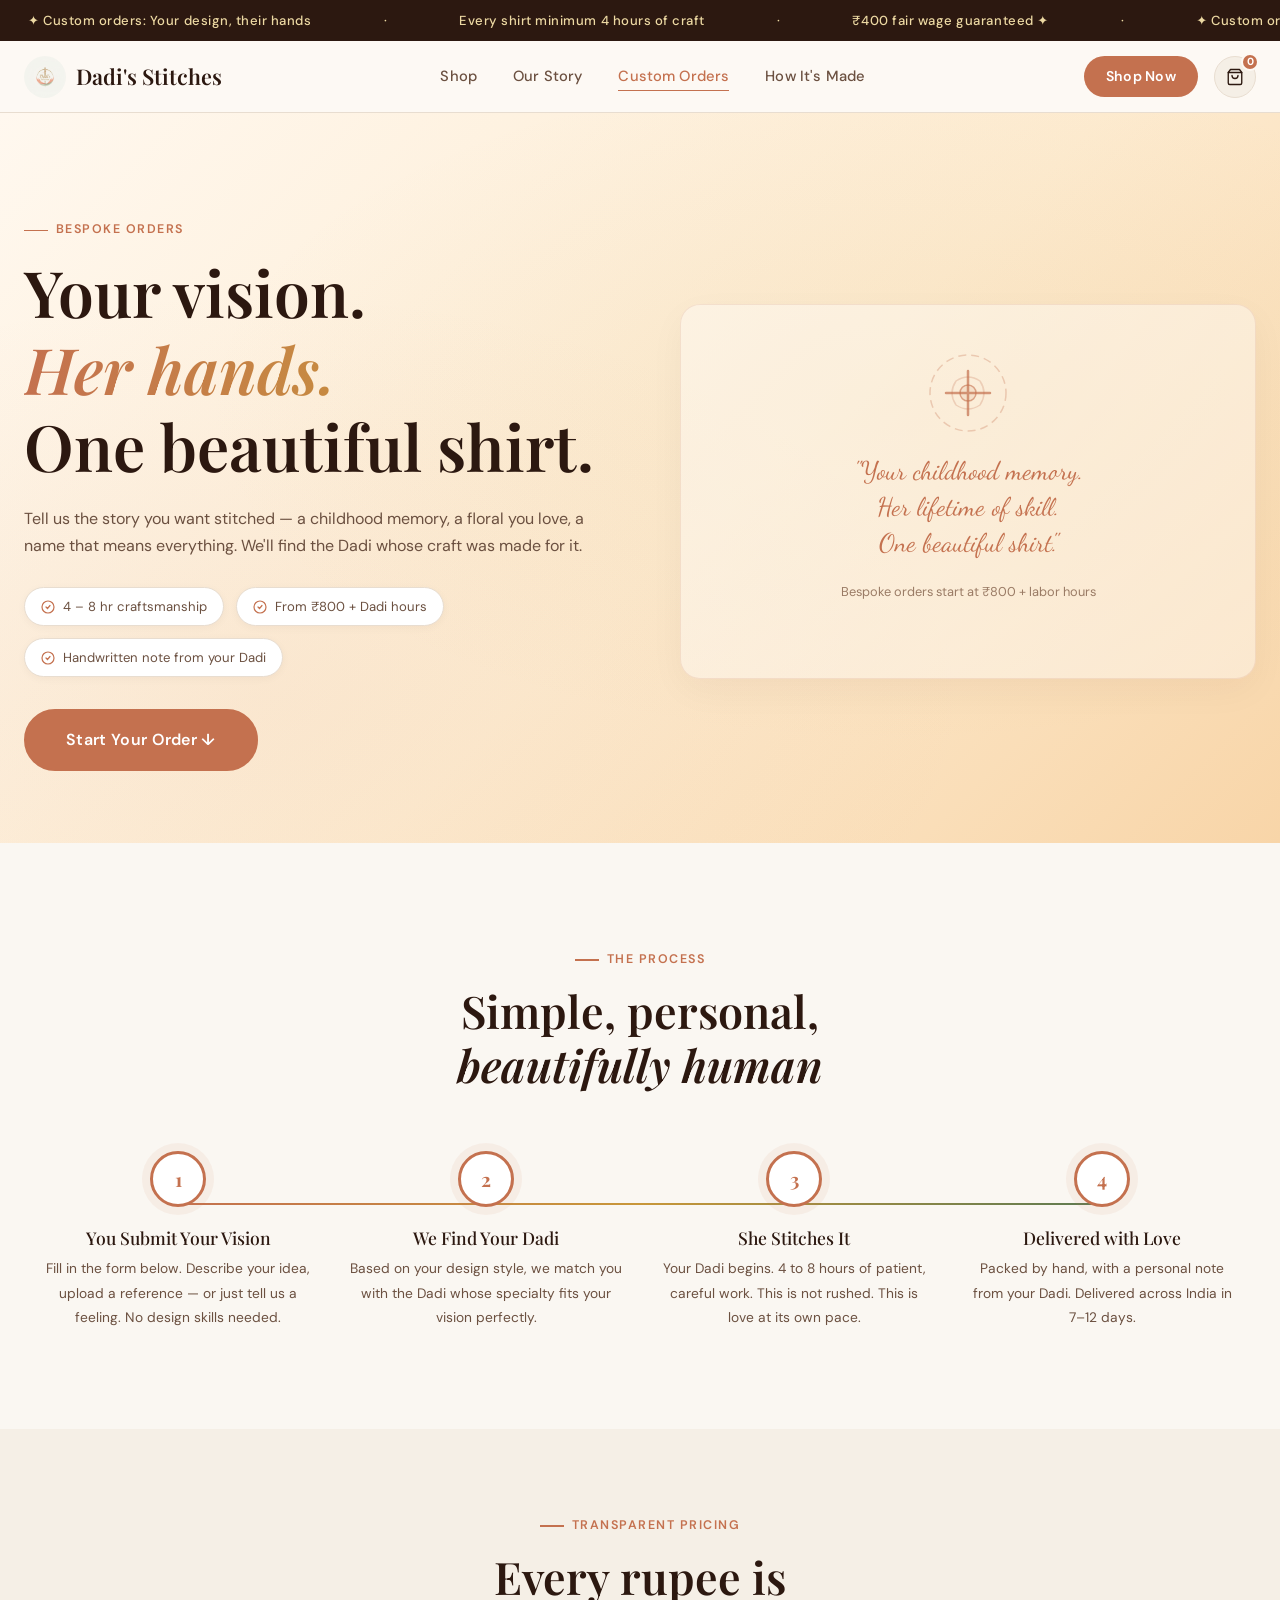
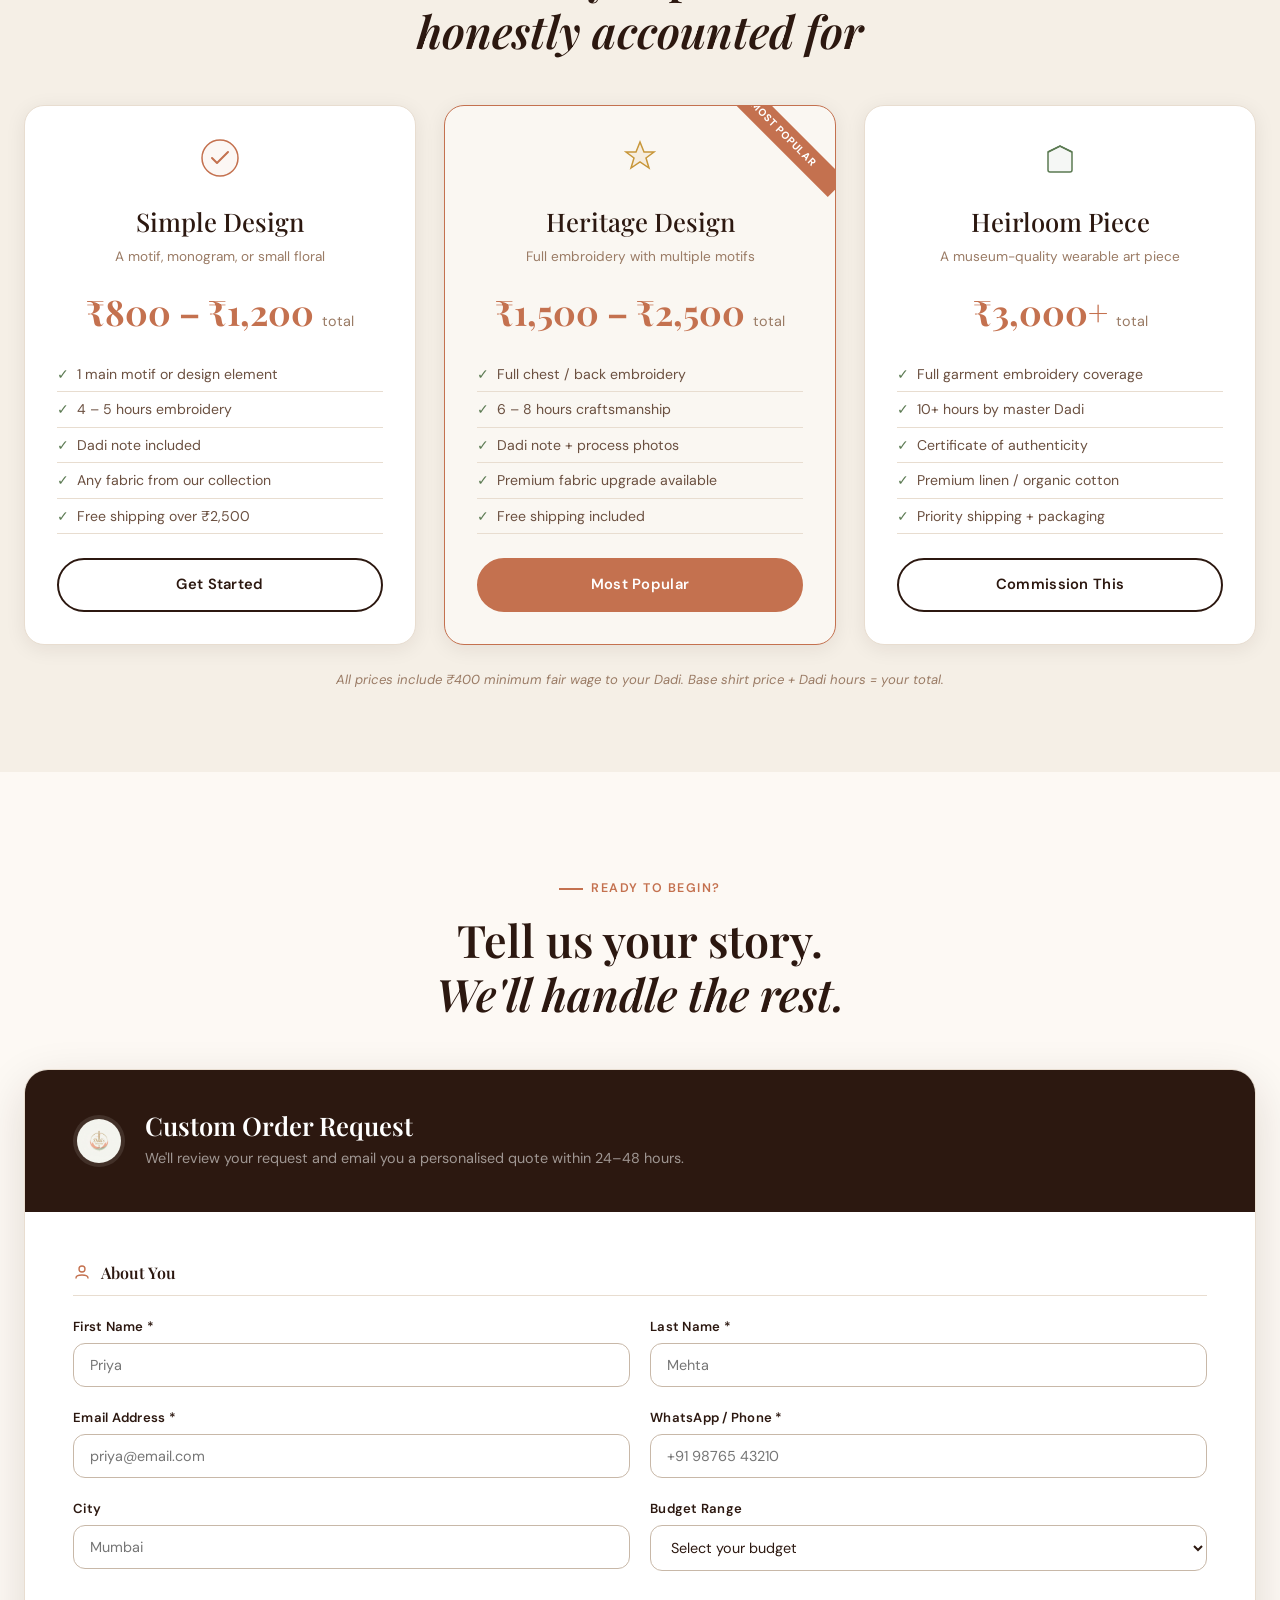
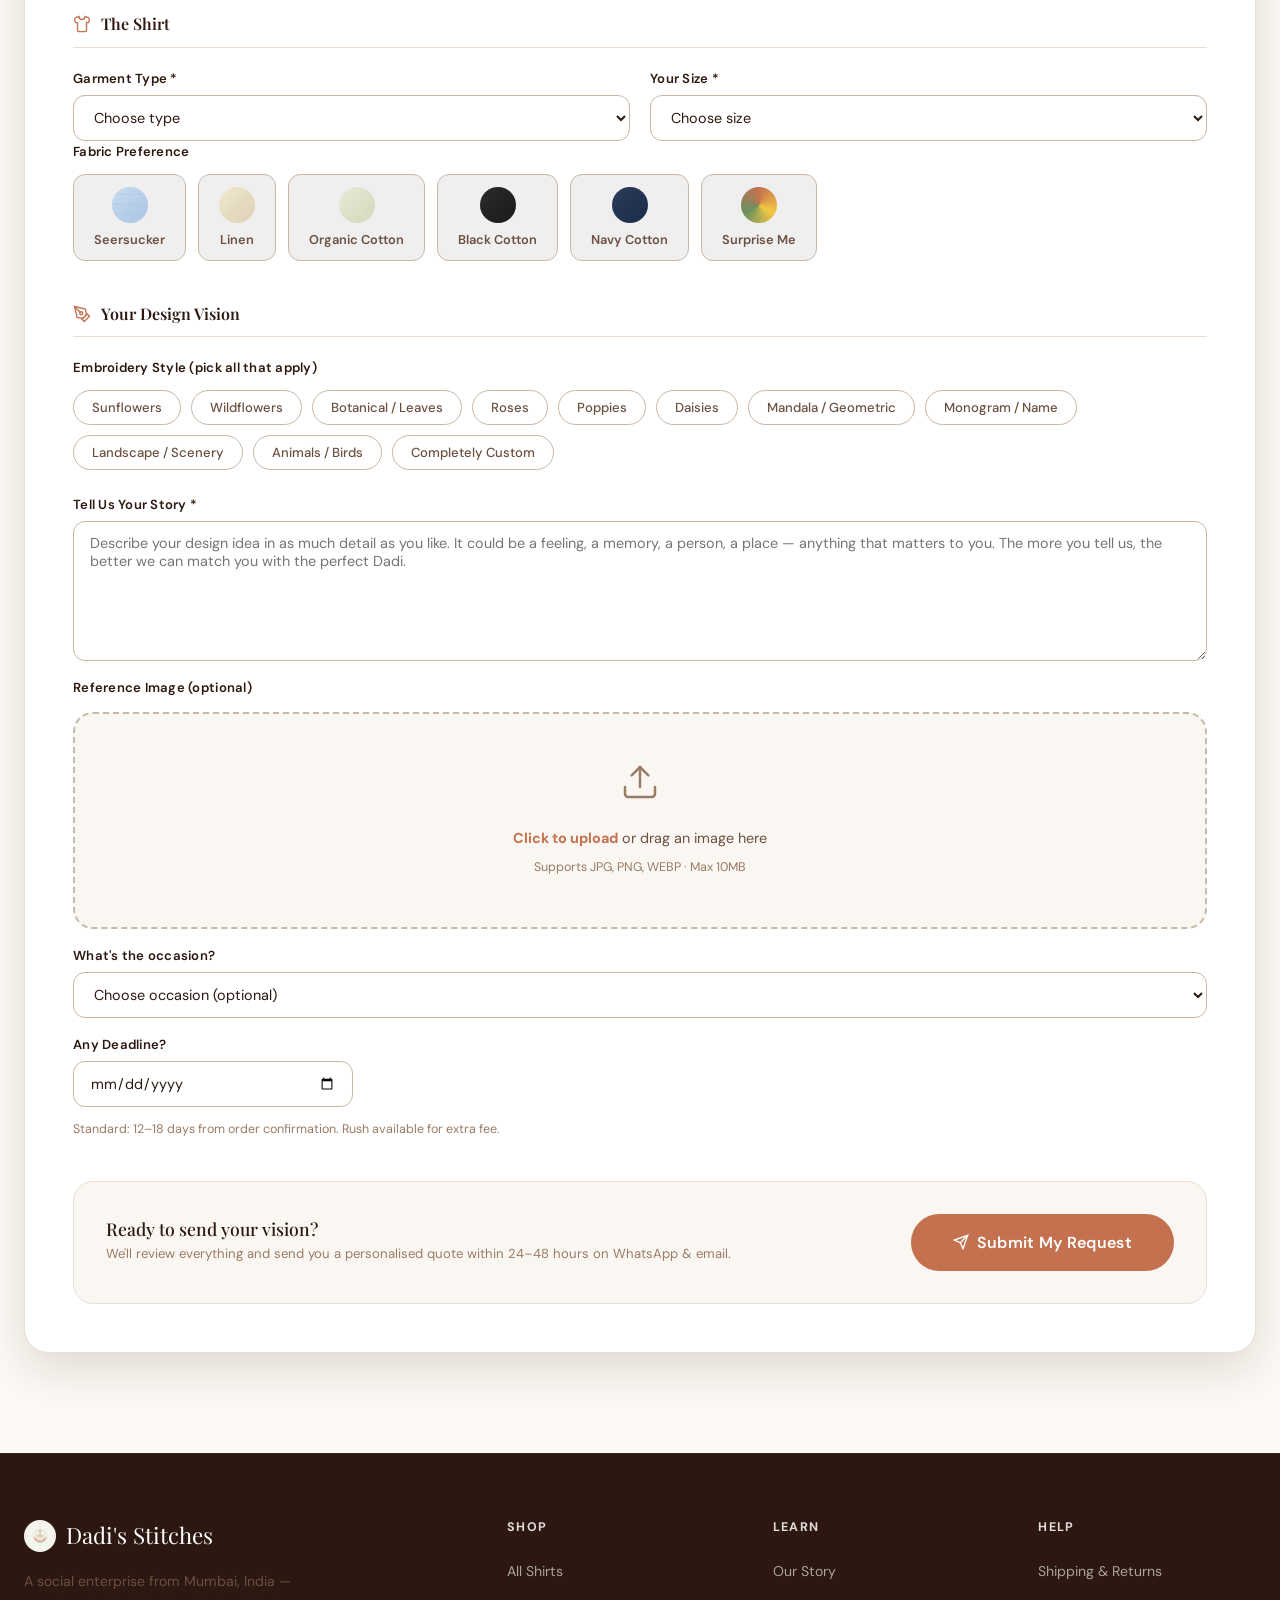
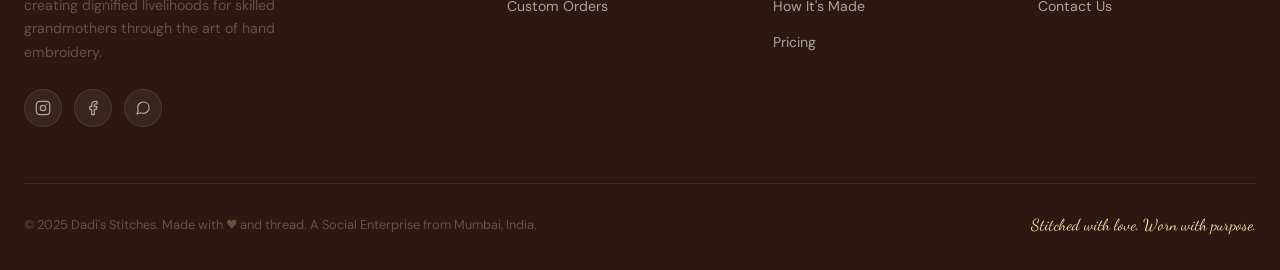
<file: website/custom-order.html>
<!DOCTYPE html>
<html lang="en">
<head>
  <meta charset="UTF-8" />
  <meta name="viewport" content="width=device-width, initial-scale=1.0" />
  <title>Custom Order — Dadi's Stitches | Your Vision, Her Hands</title>
  <meta name="description" content="Request a bespoke hand-embroidered shirt. Tell us your story, we'll find the perfect Dadi whose hands are made for your design." />
  <link rel="stylesheet" href="styles.css" />
  <style>
    /* ---- CUSTOM ORDER PAGE ---- */
    .custom-hero {
      background: linear-gradient(135deg, #FFF8EF 0%, #FDEBD0 55%, #F8D5A8 100%);
      padding: 100px 0 72px;
      position: relative;
      overflow: hidden;
    }
    .custom-hero::before {
      content: '';
      position: absolute; inset: 0;
      background: radial-gradient(ellipse at 70% 40%, rgba(200,151,58,.08) 0%, transparent 55%),
                  radial-gradient(ellipse at 20% 80%, rgba(196,113,79,.06) 0%, transparent 50%);
    }
    .custom-hero-grid {
      display: grid; grid-template-columns: 1fr 1fr;
      gap: 80px; align-items: center;
      position: relative; z-index: 1;
    }
    .custom-hero h1 { color: var(--brown-dark); margin-bottom: 20px; }
    .custom-hero h1 em {
      background: linear-gradient(90deg, var(--terracotta), #C8973A, var(--terracotta));
      background-size: 300% auto;
      -webkit-background-clip: text; background-clip: text;
      -webkit-text-fill-color: transparent;
      animation: gradient-shift 4s ease infinite;
    }
    .custom-hero p { color: var(--text-mid); font-size: 1rem; margin-bottom: 28px; line-height: 1.7; }
    .custom-hero-art {
      background: rgba(255,255,255,.4);
      border: 1px solid rgba(196,113,79,.15);
      border-radius: var(--radius-lg);
      padding: 48px;
      display: flex; flex-direction: column;
      align-items: center; justify-content: center;
      text-align: center; gap: 20px;
      min-height: 360px;
      box-shadow: 0 12px 36px rgba(44,24,16,.04);
    }
    .custom-hero-art span {
      font-family: var(--font-script); font-size: 1.6rem;
      color: var(--terracotta); line-height: 1.4;
    }
    .custom-hero-art p { color: var(--text-light); font-size: 0.8rem; font-family: var(--font-sans); }

    /* How it works */
    .how-section { background: var(--cream); padding: 100px 0; }
    .how-steps { display: grid; grid-template-columns: repeat(4,1fr); gap: 0; margin-top: 60px; position: relative; }
    .how-steps::before {
      content: '';
      position: absolute; top: 52px; left: 12%; right: 12%;
      height: 2px;
      background: linear-gradient(to right, var(--terracotta), var(--gold), var(--sage));
    }
    .how-step {
      display: flex; flex-direction: column;
      align-items: center; text-align: center;
      padding: 0 16px; position: relative; z-index: 1;
    }
    .how-step-num {
      width: 56px; height: 56px; border-radius: 50%;
      background: white; border: 3px solid var(--terracotta);
      font-family: var(--font-serif); font-size: 1.2rem; font-weight: 700;
      color: var(--terracotta);
      display: flex; align-items: center; justify-content: center;
      margin-bottom: 20px;
      box-shadow: 0 0 0 8px rgba(196,113,79,.08);
      transition: all 0.4s ease;
    }
    .how-step:hover .how-step-num {
      background: var(--terracotta); color: white;
      box-shadow: 0 0 0 12px rgba(196,113,79,.12), 0 8px 24px rgba(196,113,79,.3);
      transform: scale(1.1);
    }
    .how-step h4 { font-family: var(--font-serif); color: var(--brown-dark); margin-bottom: 8px; }
    .how-step p { font-size: 0.86rem; color: var(--text-mid); }

    /* Pricing guide */
    .price-guide { background: var(--paper); padding: 80px 0; }
    .price-cards { display: grid; grid-template-columns: repeat(3,1fr); gap: 28px; margin-top: 48px; }
    .price-card {
      background: white; border-radius: var(--radius-lg);
      border: 1.5px solid var(--border);
      padding: 32px; text-align: center;
      transition: all 0.4s cubic-bezier(0.34,1.56,0.64,1);
      position: relative; overflow: hidden;
      box-shadow: var(--shadow-card);
    }
    .price-card:hover { transform: translateY(-6px); box-shadow: var(--shadow-lg); border-color: var(--terracotta); }
    .price-card.featured { border-color: var(--terracotta); background: var(--cream); }
    .price-card.featured::before {
      content: 'Most Popular';
      position: absolute; top: 16px; right: -24px;
      background: var(--terracotta); color: white;
      font-size: 0.65rem; font-weight: 700; letter-spacing: 0.08em;
      text-transform: uppercase; padding: 4px 32px;
      transform: rotate(45deg);
    }
    .price-card-icon { margin: 0 auto 20px; }
    .price-card h3 { font-family: var(--font-serif); color: var(--brown-dark); margin-bottom: 8px; }
    .price-card-amount { font-family: var(--font-serif); font-size: 2.2rem; font-weight: 700; color: var(--terracotta); margin: 16px 0; }
    .price-card-amount span { font-size: 0.9rem; color: var(--text-light); font-weight: 400; font-family: var(--font-sans); }
    .price-card ul { list-style: none; text-align: left; margin-bottom: 24px; }
    .price-card ul li { font-size: 0.88rem; color: var(--text-mid); padding: 6px 0; border-bottom: 1px solid var(--border); display: flex; align-items: center; gap: 8px; }
    .price-card ul li::before { content: '✓'; color: var(--sage); font-weight: 700; flex-shrink: 0; }

    /* ORDER FORM */
    .order-form-section { background: var(--warm-white); padding: 100px 0; }
    .order-form-wrap {
      background: white;
      border: 1px solid var(--border);
      border-radius: 24px;
      box-shadow: var(--shadow-lg);
      overflow: hidden;
    }
    .form-header {
      background: var(--brown-dark);
      padding: 40px 48px;
      display: flex; align-items: center; gap: 20px;
    }
    .form-header-text h2 { color: white; margin-bottom: 6px; font-size: 1.6rem; }
    .form-header-text p { color: rgba(255,255,255,.55); font-size: 0.9rem; margin: 0; }
    .form-body { padding: 48px; }
    .form-section-title {
      font-family: var(--font-serif); font-size: 1rem; font-weight: 600;
      color: var(--brown-dark); margin-bottom: 20px;
      padding-bottom: 10px; border-bottom: 1.5px solid var(--border);
      display: flex; align-items: center; gap: 10px;
    }
    .form-section-title svg { color: var(--terracotta); }
    .form-section-block { margin-bottom: 40px; }
    .style-chips { display: flex; gap: 10px; flex-wrap: wrap; margin: 12px 0 24px; }
    .style-chip {
      padding: 8px 18px; border-radius: var(--radius-pill);
      border: 1.5px solid var(--border-dark);
      font-size: 0.82rem; font-weight: 500; color: var(--text-mid);
      cursor: pointer; transition: all 0.25s ease;
      background: transparent;
    }
    .style-chip:hover, .style-chip.selected {
      background: var(--brown-dark); color: white; border-color: var(--brown-dark);
    }
    .fabric-chips { display: flex; gap: 12px; flex-wrap: wrap; margin: 12px 0 24px; }
    .fabric-chip {
      display: flex; flex-direction: column; align-items: center; gap: 8px;
      padding: 12px 20px; border-radius: var(--radius-md);
      border: 1.5px solid var(--border-dark);
      cursor: pointer; transition: all 0.25s ease;
      font-size: 0.8rem; font-weight: 600; color: var(--text-mid);
    }
    .fabric-chip .swatch { width: 36px; height: 36px; border-radius: 50%; }
    .fabric-chip:hover, .fabric-chip.selected { border-color: var(--terracotta); color: var(--terracotta); background: var(--peach-light); }
    .upload-zone {
      border: 2px dashed var(--border-dark);
      border-radius: var(--radius-lg);
      padding: 48px;
      text-align: center;
      cursor: pointer;
      transition: all 0.3s ease;
      background: var(--cream);
      position: relative;
      overflow: hidden;
    }
    .upload-zone:hover { border-color: var(--terracotta); background: var(--peach-light); }
    .upload-zone input[type="file"] { position: absolute; inset: 0; opacity: 0; cursor: pointer; }
    .upload-zone-icon { margin: 0 auto 16px; }
    .form-submit-wrap {
      background: var(--cream); border-radius: var(--radius-lg);
      padding: 32px; margin-top: 12px;
      border: 1px solid var(--border);
      display: flex; align-items: center; justify-content: space-between;
      gap: 20px; flex-wrap: wrap;
    }
    .form-submit-details { flex: 1; }
    .form-submit-details h4 { font-family: var(--font-serif); color: var(--brown-dark); margin-bottom: 4px; }
    .form-submit-details p { font-size: 0.82rem; color: var(--text-light); margin: 0; }

    /* Success state */
    .form-success {
      display: none; text-align: center; padding: 80px 48px;
    }
    .form-success.show { display: block; animation: bounce-in 0.6s ease; }
    .form-success svg { margin: 0 auto 24px; }
    .form-success h2 { color: var(--brown-dark); margin-bottom: 12px; }
    .form-success p { color: var(--text-mid); max-width: 440px; margin: 0 auto 28px; }

    @media (max-width: 1024px) {
      .custom-hero-grid { grid-template-columns: 1fr; }
      .custom-hero-art { display: none; }
      .how-steps { grid-template-columns: repeat(2,1fr); gap: 32px; }
      .how-steps::before { display: none; }
      .price-cards { grid-template-columns: 1fr; max-width: 480px; margin-left: auto; margin-right: auto; }
    }
    @media (max-width: 768px) {
      .custom-hero { padding: 72px 0 52px; }
      .custom-hero h1 { font-size: clamp(2rem, 8vw, 3rem); }
      .custom-hero-grid { grid-template-columns: 1fr; }
      .how-steps { grid-template-columns: 1fr 1fr; gap: 24px; }
      .how-steps::before { display: none; }
      .price-cards { grid-template-columns: 1fr; }
      .form-header { padding: 24px 20px; flex-direction: column; align-items: flex-start; gap: 12px; }
      .form-body { padding: 24px 16px; }
      .form-submit-wrap { flex-direction: column; align-items: stretch; }
      .form-submit-wrap .btn { width: 100%; justify-content: center; }
      .style-chips { gap: 8px; }
      .fabric-chips { gap: 8px; overflow-x: auto; flex-wrap: nowrap; padding-bottom: 8px; }
      .fabric-chip { flex-shrink: 0; }
      .upload-zone { padding: 28px 16px; }
      .how-section { padding: 60px 0; }
      .price-guide { padding: 56px 0; }
    }
    @media (max-width: 480px) {
      .how-steps { grid-template-columns: 1fr; }
      .price-card { padding: 24px 20px; }
    }
  </style>
</head>
<body>

<!-- SCROLL PROGRESS BAR -->
<div class="scroll-progress" id="scrollProgress"></div>

<!-- ANNOUNCEMENT BAR -->
<div class="announcement-bar">
  <div class="announcement-bar-inner">
    <span>✦ Custom orders: Your design, their hands</span><span>·</span>
    <span>Every shirt minimum 4 hours of craft</span><span>·</span>
    <span>₹400 fair wage guaranteed ✦</span><span>·</span>
    <span>✦ Custom orders: Your design, their hands</span><span>·</span>
    <span>Every shirt minimum 4 hours of craft</span><span>·</span>
    <span>₹400 fair wage guaranteed ✦</span><span>·</span>
  </div>
</div>

<!-- NAV -->
<nav class="nav" id="mainNav">
  <div class="nav-inner">
    <a href="index.html" class="nav-logo">
      <img src="logo.jpeg" alt="Dadi's Stitches" class="nav-logo-img" />
      Dadi's Stitches
    </a>
    <div class="nav-links">
      <a href="shop.html">Shop</a>
      <a href="our-story.html">Our Story</a>
      <a href="custom-order.html" class="active">Custom Orders</a>
      <a href="index.html#process">How It's Made</a>
    </div>
    <div class="nav-actions">
      <a href="shop.html" class="nav-cta">Shop Now</a>
      <button class="nav-cart" onclick="alert('Cart coming soon!')" aria-label="Cart">
        <svg width="18" height="18" viewBox="0 0 24 24" fill="none" stroke="currentColor" stroke-width="1.8" stroke-linecap="round" stroke-linejoin="round"><path d="M6 2L3 6v14a2 2 0 002 2h14a2 2 0 002-2V6l-3-4z"/><line x1="3" y1="6" x2="21" y2="6"/><path d="M16 10a4 4 0 01-8 0"/></svg>
        <span class="cart-badge">0</span>
      </button>
      <button class="nav-hamburger" onclick="openMenu()" aria-label="Menu">
        <span></span><span></span><span></span>
      </button>
    </div>
  </div>
</nav>

<!-- MOBILE MENU -->
<div class="mobile-menu" id="mobileMenu">
  <div class="mobile-menu-head">
    <a href="index.html" class="nav-logo" style="font-size:1.2rem;">
      <img src="logo.jpeg" alt="Dadi's Stitches" class="nav-logo-img" />
      Dadi's Stitches
    </a>
    <button class="mobile-close" onclick="closeMenu()">
      <svg width="24" height="24" viewBox="0 0 24 24" fill="none" stroke="currentColor" stroke-width="2" stroke-linecap="round"><line x1="18" y1="6" x2="6" y2="18"/><line x1="6" y1="6" x2="18" y2="18"/></svg>
    </button>
  </div>
  <div class="mobile-menu-links">
    <a href="shop.html" onclick="closeMenu()">Shop</a>
    <a href="our-story.html" onclick="closeMenu()">Our Story</a>
    <a href="custom-order.html" onclick="closeMenu()">Custom Orders</a>
    <a href="index.html#process" onclick="closeMenu()">How It's Made</a>
  </div>
</div>

<!-- HERO -->
<section class="custom-hero">
  <div class="container custom-hero-grid">
    <div>
      <div class="section-label">Bespoke Orders</div>
      <h1>Your vision.<br/><em>Her hands.</em><br/>One beautiful shirt.</h1>
      <p>Tell us the story you want stitched — a childhood memory, a floral you love, a name that means everything. We'll find the Dadi whose craft was made for it.</p>
      <div style="display:flex; gap:12px; flex-wrap:wrap; margin-bottom:32px;">
        <div style="display:flex; align-items:center; gap:8px; background:white; border:1px solid var(--border); border-radius:var(--radius-pill); padding:8px 16px; box-shadow: 0 2px 8px rgba(44,24,16,.04);">
          <svg width="14" height="14" viewBox="0 0 14 14" fill="none"><circle cx="7" cy="7" r="6" stroke="var(--terracotta)" stroke-width="1.2"/><path d="M5 7 L6.5 8.5 L9 5.5" stroke="var(--terracotta)" stroke-width="1.2" stroke-linecap="round"/></svg>
          <span style="font-size:0.82rem; color:var(--text-mid);">4 – 8 hr craftsmanship</span>
        </div>
        <div style="display:flex; align-items:center; gap:8px; background:white; border:1px solid var(--border); border-radius:var(--radius-pill); padding:8px 16px; box-shadow: 0 2px 8px rgba(44,24,16,.04);">
          <svg width="14" height="14" viewBox="0 0 14 14" fill="none"><circle cx="7" cy="7" r="6" stroke="var(--terracotta)" stroke-width="1.2"/><path d="M5 7 L6.5 8.5 L9 5.5" stroke="var(--terracotta)" stroke-width="1.2" stroke-linecap="round"/></svg>
          <span style="font-size:0.82rem; color:var(--text-mid);">From ₹800 + Dadi hours</span>
        </div>
        <div style="display:flex; align-items:center; gap:8px; background:white; border:1px solid var(--border); border-radius:var(--radius-pill); padding:8px 16px; box-shadow: 0 2px 8px rgba(44,24,16,.04);">
          <svg width="14" height="14" viewBox="0 0 14 14" fill="none"><circle cx="7" cy="7" r="6" stroke="var(--terracotta)" stroke-width="1.2"/><path d="M5 7 L6.5 8.5 L9 5.5" stroke="var(--terracotta)" stroke-width="1.2" stroke-linecap="round"/></svg>
          <span style="font-size:0.82rem; color:var(--text-mid);">Handwritten note from your Dadi</span>
        </div>
      </div>
      <a href="#order-form" class="btn btn-primary btn-lg">Start Your Order ↓</a>
    </div>
    <div class="custom-hero-art">
      <svg width="80" height="80" viewBox="0 0 80 80" fill="none">
        <circle cx="40" cy="40" r="38" stroke="rgba(196,113,79,0.3)" stroke-width="1.5" stroke-dasharray="8 5"/>
        <path d="M40 18 L40 62 M18 40 L62 40" stroke="rgba(196,113,79,0.7)" stroke-width="2.5" stroke-linecap="round"/>
        <path d="M28 28 Q40 20 52 28 Q60 40 52 52 Q40 60 28 52 Q20 40 28 28Z" fill="none" stroke="rgba(196,113,79,0.25)" stroke-width="1.5"/>
        <circle cx="40" cy="40" r="8" fill="rgba(196,113,79,.1)" stroke="rgba(196,113,79,.6)" stroke-width="1.5"/>
      </svg>
      <span>"Your childhood memory.<br/>Her lifetime of skill.<br/>One beautiful shirt."</span>
      <p>Bespoke orders start at ₹800 + labor hours</p>
    </div>
  </div>
</section>

<!-- HOW IT WORKS -->
<section class="how-section">
  <div class="container">
    <div class="text-center reveal">
      <div class="section-label" style="justify-content:center;">The Process</div>
      <h2>Simple, personal,<br/><em>beautifully human</em></h2>
    </div>
    <div class="how-steps">
      <div class="how-step reveal reveal-delay-1">
        <div class="how-step-num">1</div>
        <h4>You Submit Your Vision</h4>
        <p>Fill in the form below. Describe your idea, upload a reference — or just tell us a feeling. No design skills needed.</p>
      </div>
      <div class="how-step reveal reveal-delay-2">
        <div class="how-step-num">2</div>
        <h4>We Find Your Dadi</h4>
        <p>Based on your design style, we match you with the Dadi whose specialty fits your vision perfectly.</p>
      </div>
      <div class="how-step reveal reveal-delay-3">
        <div class="how-step-num">3</div>
        <h4>She Stitches It</h4>
        <p>Your Dadi begins. 4 to 8 hours of patient, careful work. This is not rushed. This is love at its own pace.</p>
      </div>
      <div class="how-step reveal reveal-delay-4">
        <div class="how-step-num">4</div>
        <h4>Delivered with Love</h4>
        <p>Packed by hand, with a personal note from your Dadi. Delivered across India in 7–12 days.</p>
      </div>
    </div>
  </div>
</section>

<!-- PRICING GUIDE -->
<section class="price-guide">
  <div class="container">
    <div class="text-center reveal">
      <div class="section-label" style="justify-content:center;">Transparent Pricing</div>
      <h2>Every rupee is<br/><em>honestly accounted for</em></h2>
    </div>
    <div class="price-cards">
      <div class="price-card reveal reveal-delay-1">
        <div class="price-card-icon">
          <svg width="40" height="40" viewBox="0 0 40 40" fill="none"><circle cx="20" cy="20" r="18" stroke="var(--terracotta)" stroke-width="1.5" fill="rgba(196,113,79,.06)"/><path d="M12 20 L17 25 L28 14" stroke="var(--terracotta)" stroke-width="2" stroke-linecap="round" stroke-linejoin="round"/></svg>
        </div>
        <h3>Simple Design</h3>
        <p style="font-size:0.85rem; color:var(--text-light); margin-bottom:0;">A motif, monogram, or small floral</p>
        <div class="price-card-amount">₹800 – ₹1,200 <span>total</span></div>
        <ul>
          <li>1 main motif or design element</li>
          <li>4 – 5 hours embroidery</li>
          <li>Dadi note included</li>
          <li>Any fabric from our collection</li>
          <li>Free shipping over ₹2,500</li>
        </ul>
        <a href="#order-form" class="btn btn-ghost btn-full">Get Started</a>
      </div>

      <div class="price-card featured reveal reveal-delay-2">
        <div class="price-card-icon">
          <svg width="40" height="40" viewBox="0 0 40 40" fill="none"><path d="M20 4 L24 14 L34 14 L26 20 L29 30 L20 24 L11 30 L14 20 L6 14 L16 14 Z" stroke="var(--gold)" stroke-width="1.5" fill="rgba(200,151,58,.1)"/></svg>
        </div>
        <h3>Heritage Design</h3>
        <p style="font-size:0.85rem; color:var(--text-light); margin-bottom:0;">Full embroidery with multiple motifs</p>
        <div class="price-card-amount">₹1,500 – ₹2,500 <span>total</span></div>
        <ul>
          <li>Full chest / back embroidery</li>
          <li>6 – 8 hours craftsmanship</li>
          <li>Dadi note + process photos</li>
          <li>Premium fabric upgrade available</li>
          <li>Free shipping included</li>
        </ul>
        <a href="#order-form" class="btn btn-primary btn-full">Most Popular</a>
      </div>

      <div class="price-card reveal reveal-delay-3">
        <div class="price-card-icon">
          <svg width="40" height="40" viewBox="0 0 40 40" fill="none"><path d="M8 14 L8 32 Q8 34 10 34 L30 34 Q32 34 32 32 L32 14 L20 8 Z" stroke="var(--sage)" stroke-width="1.5" fill="rgba(91,122,82,.06)"/><path d="M8 14 L20 8 L32 14" stroke="var(--sage)" stroke-width="1.5" fill="none"/></svg>
        </div>
        <h3>Heirloom Piece</h3>
        <p style="font-size:0.85rem; color:var(--text-light); margin-bottom:0;">A museum-quality wearable art piece</p>
        <div class="price-card-amount">₹3,000+ <span>total</span></div>
        <ul>
          <li>Full garment embroidery coverage</li>
          <li>10+ hours by master Dadi</li>
          <li>Certificate of authenticity</li>
          <li>Premium linen / organic cotton</li>
          <li>Priority shipping + packaging</li>
        </ul>
        <a href="#order-form" class="btn btn-ghost btn-full">Commission This</a>
      </div>
    </div>
    <p style="text-align:center; font-size:0.82rem; color:var(--text-light); margin-top:24px; font-style:italic;">All prices include ₹400 minimum fair wage to your Dadi. Base shirt price + Dadi hours = your total.</p>
  </div>
</section>

<!-- ORDER FORM -->
<section class="order-form-section" id="order-form">
  <div class="container">
    <div class="text-center reveal" style="margin-bottom:48px;">
      <div class="section-label" style="justify-content:center;">Ready to Begin?</div>
      <h2>Tell us your story.<br/><em>We'll handle the rest.</em></h2>
    </div>
    <div class="order-form-wrap reveal">
      <div class="form-header">
        <img src="logo.jpeg" alt="Dadi's Stitches" style="width:52px;height:52px;object-fit:contain;border-radius:50%;background:rgba(255,255,255,.1);padding:4px;flex-shrink:0;" />
        <div class="form-header-text">
          <h2>Custom Order Request</h2>
          <p>We'll review your request and email you a personalised quote within 24–48 hours.</p>
        </div>
      </div>

      <div class="form-body" id="orderFormBody">
        <form id="orderForm" onsubmit="submitOrder(event)">

          <!-- Section 1: You -->
          <div class="form-section-block">
            <div class="form-section-title">
              <svg width="18" height="18" viewBox="0 0 24 24" fill="none" stroke="currentColor" stroke-width="1.8" stroke-linecap="round"><circle cx="12" cy="8" r="4"/><path d="M4 20 Q4 16 12 16 Q20 16 20 20"/></svg>
              About You
            </div>
            <div class="form-grid">
              <div class="form-field">
                <label class="form-label" for="firstName">First Name *</label>
                <input type="text" id="firstName" class="form-input" placeholder="Priya" required />
              </div>
              <div class="form-field">
                <label class="form-label" for="lastName">Last Name *</label>
                <input type="text" id="lastName" class="form-input" placeholder="Mehta" required />
              </div>
              <div class="form-field">
                <label class="form-label" for="email">Email Address *</label>
                <input type="email" id="email" class="form-input" placeholder="priya@email.com" required />
              </div>
              <div class="form-field">
                <label class="form-label" for="phone">WhatsApp / Phone *</label>
                <input type="tel" id="phone" class="form-input" placeholder="+91 98765 43210" required />
              </div>
              <div class="form-field">
                <label class="form-label" for="city">City</label>
                <input type="text" id="city" class="form-input" placeholder="Mumbai" />
              </div>
              <div class="form-field">
                <label class="form-label" for="budget">Budget Range</label>
                <select id="budget" class="form-select">
                  <option value="">Select your budget</option>
                  <option>₹800 – ₹1,200 (Simple)</option>
                  <option>₹1,200 – ₹2,000 (Standard)</option>
                  <option>₹2,000 – ₹3,000 (Heritage)</option>
                  <option>₹3,000+ (Heirloom)</option>
                  <option>Flexible — just make it beautiful</option>
                </select>
              </div>
            </div>
          </div>

          <!-- Section 2: Shirt -->
          <div class="form-section-block">
            <div class="form-section-title">
              <svg width="18" height="18" viewBox="0 0 24 24" fill="none" stroke="currentColor" stroke-width="1.8" stroke-linecap="round"><path d="M20.38 3.46L16 2a4 4 0 01-8 0L3.62 3.46a2 2 0 00-1.34 2.23l.58 3.57a1 1 0 00.99.84H6v10c0 1.1.9 2 2 2h8a2 2 0 002-2V10h2.15a1 1 0 00.99-.84l.58-3.57a2 2 0 00-1.34-2.23z"/></svg>
              The Shirt
            </div>
            <div class="form-grid">
              <div class="form-field">
                <label class="form-label" for="garmentType">Garment Type *</label>
                <select id="garmentType" class="form-select" required>
                  <option value="">Choose type</option>
                  <option>Shirt (button-down)</option>
                  <option>Tee (round neck)</option>
                  <option>Tee (V-neck)</option>
                  <option>Kurta</option>
                  <option>I have my own fabric/garment</option>
                </select>
              </div>
              <div class="form-field">
                <label class="form-label" for="size">Your Size *</label>
                <select id="size" class="form-select" required>
                  <option value="">Choose size</option>
                  <option>XS</option><option>S</option><option>M</option>
                  <option>L</option><option>XL</option><option>XXL</option>
                  <option>Custom measurements</option>
                </select>
              </div>
            </div>
            <label class="form-label" style="margin-bottom:8px; display:block;">Fabric Preference</label>
            <div class="fabric-chips" id="fabricChips">
              <button type="button" class="fabric-chip" onclick="selectFabric(this)">
                <div class="swatch" style="background:repeating-linear-gradient(0deg,rgba(255,255,255,0) 0px,rgba(255,255,255,0) 8px,rgba(180,200,220,.4) 8px,rgba(180,200,220,.4) 10px),linear-gradient(135deg,#C8DCF0,#A8C4E4);"></div>
                Seersucker
              </button>
              <button type="button" class="fabric-chip" onclick="selectFabric(this)">
                <div class="swatch" style="background:linear-gradient(135deg,#F0E8D0,#DDD0B4);"></div>
                Linen
              </button>
              <button type="button" class="fabric-chip" onclick="selectFabric(this)">
                <div class="swatch" style="background:linear-gradient(135deg,#E8EAD8,#D4D8B8);"></div>
                Organic Cotton
              </button>
              <button type="button" class="fabric-chip" onclick="selectFabric(this)">
                <div class="swatch" style="background:linear-gradient(135deg,#2A2A2A,#1A1A1A);"></div>
                Black Cotton
              </button>
              <button type="button" class="fabric-chip" onclick="selectFabric(this)">
                <div class="swatch" style="background:linear-gradient(135deg,#2A3C5A,#1A2C4A);"></div>
                Navy Cotton
              </button>
              <button type="button" class="fabric-chip" onclick="selectFabric(this)">
                <div class="swatch" style="background: conic-gradient(#C4714F,#F5C842,#6B9060,#C4714F);"></div>
                Surprise Me
              </button>
            </div>
          </div>

          <!-- Section 3: Design -->
          <div class="form-section-block">
            <div class="form-section-title">
              <svg width="18" height="18" viewBox="0 0 24 24" fill="none" stroke="currentColor" stroke-width="1.8" stroke-linecap="round"><path d="M12 19l7-7 3 3-7 7-3-3z"/><path d="M18 13l-1.5-7.5L2 2l3.5 14.5L13 18l5-5z"/><path d="M2 2l7.586 7.586"/><circle cx="11" cy="11" r="2"/></svg>
              Your Design Vision
            </div>
            <label class="form-label" style="margin-bottom:8px; display:block;">Embroidery Style (pick all that apply)</label>
            <div class="style-chips" id="styleChips">
              <button type="button" class="style-chip" onclick="toggleStyle(this)">Sunflowers</button>
              <button type="button" class="style-chip" onclick="toggleStyle(this)">Wildflowers</button>
              <button type="button" class="style-chip" onclick="toggleStyle(this)">Botanical / Leaves</button>
              <button type="button" class="style-chip" onclick="toggleStyle(this)">Roses</button>
              <button type="button" class="style-chip" onclick="toggleStyle(this)">Poppies</button>
              <button type="button" class="style-chip" onclick="toggleStyle(this)">Daisies</button>
              <button type="button" class="style-chip" onclick="toggleStyle(this)">Mandala / Geometric</button>
              <button type="button" class="style-chip" onclick="toggleStyle(this)">Monogram / Name</button>
              <button type="button" class="style-chip" onclick="toggleStyle(this)">Landscape / Scenery</button>
              <button type="button" class="style-chip" onclick="toggleStyle(this)">Animals / Birds</button>
              <button type="button" class="style-chip" onclick="toggleStyle(this)">Completely Custom</button>
            </div>
            <div class="form-field full" style="margin-top:8px;">
              <label class="form-label" for="vision">Tell Us Your Story *</label>
              <textarea id="vision" class="form-textarea" rows="5" placeholder="Describe your design idea in as much detail as you like. It could be a feeling, a memory, a person, a place — anything that matters to you. The more you tell us, the better we can match you with the perfect Dadi." required style="min-height:140px;"></textarea>
            </div>
            <div class="form-field full" style="margin-top:16px;">
              <label class="form-label" style="display:block; margin-bottom:8px;">Reference Image (optional)</label>
              <div class="upload-zone" id="uploadZone">
                <input type="file" id="refImage" accept="image/*" onchange="handleUpload(this)" />
                <svg class="upload-zone-icon" width="40" height="40" viewBox="0 0 24 24" fill="none" stroke="var(--text-light)" stroke-width="1.5" stroke-linecap="round"><path d="M21 15v4a2 2 0 01-2 2H5a2 2 0 01-2-2v-4"/><polyline points="17 8 12 3 7 8"/><line x1="12" y1="3" x2="12" y2="15"/></svg>
                <p style="font-size:0.9rem; color:var(--text-mid); margin-bottom:6px;"><strong style="color:var(--terracotta);">Click to upload</strong> or drag an image here</p>
                <p style="font-size:0.78rem; color:var(--text-light); margin:0;">Supports JPG, PNG, WEBP · Max 10MB</p>
                <div id="uploadPreview" style="display:none; margin-top:16px;"></div>
              </div>
            </div>
            <div class="form-field full" style="margin-top:16px;">
              <label class="form-label" for="occasion">What's the occasion?</label>
              <select id="occasion" class="form-select">
                <option value="">Choose occasion (optional)</option>
                <option>Gift for someone special</option>
                <option>Birthday / Anniversary</option>
                <option>Wedding / Celebration</option>
                <option>Just for me</option>
                <option>Corporate / Event gifting</option>
                <option>Other</option>
              </select>
            </div>
            <div class="form-field full" style="margin-top:16px;">
              <label class="form-label" for="deadline">Any Deadline?</label>
              <input type="date" id="deadline" class="form-input" style="max-width:280px;" />
              <p style="font-size:0.78rem; color:var(--text-light); margin-top:6px;">Standard: 12–18 days from order confirmation. Rush available for extra fee.</p>
            </div>
          </div>

          <!-- Submit -->
          <div class="form-submit-wrap">
            <div class="form-submit-details">
              <h4>Ready to send your vision?</h4>
              <p>We'll review everything and send you a personalised quote within 24–48 hours on WhatsApp & email.</p>
            </div>
            <button type="submit" class="btn btn-primary btn-lg" id="submitBtn">
              <svg width="16" height="16" viewBox="0 0 24 24" fill="none" stroke="currentColor" stroke-width="2" stroke-linecap="round"><line x1="22" y1="2" x2="11" y2="13"/><polygon points="22 2 15 22 11 13 2 9 22 2"/></svg>
              Submit My Request
            </button>
          </div>
        </form>

        <!-- Success state -->
        <div class="form-success" id="formSuccess">
          <svg width="72" height="72" viewBox="0 0 72 72" fill="none">
            <circle cx="36" cy="36" r="34" stroke="var(--sage)" stroke-width="2" fill="rgba(91,122,82,.08)"/>
            <path d="M22 36 L31 45 L50 26" stroke="var(--sage)" stroke-width="3" stroke-linecap="round" stroke-linejoin="round"/>
          </svg>
          <h2>Your request is on its way!</h2>
          <p>A Dadi's Stitches team member will review your vision and reach out within 24–48 hours with a personalised quote and your matched Dadi.</p>
          <a href="shop.html" class="btn btn-primary">Browse Ready Designs While You Wait</a>
        </div>
      </div>
    </div>
  </div>
</section>

<!-- FOOTER -->
<footer class="footer">
  <div class="container">
    <div class="footer-grid">
      <div>
        <div class="footer-brand-logo">
          <img src="logo.jpeg" alt="Dadi's Stitches" style="width:32px;height:32px;object-fit:contain;border-radius:50%;" />
          Dadi's Stitches
        </div>
        <p class="footer-brand-desc">A social enterprise from Mumbai, India — creating dignified livelihoods for skilled grandmothers through the art of hand embroidery.</p>
        <div class="footer-social">
          <a href="#" aria-label="Instagram"><svg width="16" height="16" viewBox="0 0 24 24" fill="none" stroke="currentColor" stroke-width="1.8" stroke-linecap="round" stroke-linejoin="round"><rect x="2" y="2" width="20" height="20" rx="5"/><circle cx="12" cy="12" r="4"/><circle cx="17.5" cy="6.5" r="1" fill="currentColor" stroke="none"/></svg></a>
          <a href="#" aria-label="Facebook"><svg width="16" height="16" viewBox="0 0 24 24" fill="none" stroke="currentColor" stroke-width="1.8" stroke-linecap="round" stroke-linejoin="round"><path d="M18 2h-3a5 5 0 00-5 5v3H7v4h3v8h4v-8h3l1-4h-4V7a1 1 0 011-1h3z"/></svg></a>
          <a href="#" aria-label="WhatsApp"><svg width="16" height="16" viewBox="0 0 24 24" fill="none" stroke="currentColor" stroke-width="1.8" stroke-linecap="round" stroke-linejoin="round"><path d="M21 11.5a8.38 8.38 0 01-.9 3.8 8.5 8.5 0 01-7.6 4.7 8.38 8.38 0 01-3.8-.9L3 21l1.9-5.7a8.38 8.38 0 01-.9-3.8 8.5 8.5 0 014.7-7.6 8.38 8.38 0 013.8-.9h.5a8.48 8.48 0 018 8v.5z"/></svg></a>
        </div>
      </div>
      <div class="footer-col">
        <div class="footer-col-title">Shop</div>
        <ul>
          <li><a href="shop.html">All Shirts</a></li>
          <li><a href="custom-order.html">Custom Orders</a></li>
        </ul>
      </div>
      <div class="footer-col">
        <div class="footer-col-title">Learn</div>
        <ul>
          <li><a href="our-story.html">Our Story</a></li>
          <li><a href="index.html#process">How It's Made</a></li>
          <li><a href="index.html#pricing">Pricing</a></li>
        </ul>
      </div>
      <div class="footer-col">
        <div class="footer-col-title">Help</div>
        <ul>
          <li><a href="#">Shipping &amp; Returns</a></li>
          <li><a href="#">Contact Us</a></li>
        </ul>
      </div>
    </div>
    <div class="footer-bottom">
      <p class="footer-copy">© 2025 Dadi's Stitches. Made with ♥ and thread. A Social Enterprise from Mumbai, India.</p>
      <div class="footer-tagline">Stitched with love. Worn with purpose.</div>
    </div>
  </div>
</footer>

<script>
  function openMenu() { document.getElementById('mobileMenu').classList.add('open'); }
  function closeMenu() { document.getElementById('mobileMenu').classList.remove('open'); }

  window.addEventListener('scroll', () => {
    const el = document.getElementById('scrollProgress');
    if (el) { const p = (window.scrollY / (document.body.scrollHeight - window.innerHeight)) * 100; el.style.width = p + '%'; }
    document.getElementById('mainNav')?.classList.toggle('scrolled', window.scrollY > 20);
  });

  const observer = new IntersectionObserver((entries) => {
    entries.forEach(e => { if (e.isIntersecting) { e.target.classList.add('visible'); observer.unobserve(e.target); } });
  }, { threshold: 0.1 });
  document.querySelectorAll('.reveal, .reveal-left, .reveal-right').forEach(el => observer.observe(el));

  function selectFabric(btn) {
    document.querySelectorAll('.fabric-chip').forEach(b => b.classList.remove('selected'));
    btn.classList.add('selected');
  }
  function toggleStyle(btn) { btn.classList.toggle('selected'); }

  function handleUpload(input) {
    const file = input.files[0];
    if (!file) return;
    const preview = document.getElementById('uploadPreview');
    const reader = new FileReader();
    reader.onload = e => {
      preview.innerHTML = `<img src="${e.target.result}" alt="Preview" style="max-width:200px; max-height:160px; border-radius:8px; object-fit:contain; border:1px solid var(--border);" /><p style="font-size:0.78rem; color:var(--sage); margin-top:8px; font-weight:600;">✓ ${file.name}</p>`;
      preview.style.display = 'block';
    };
    reader.readAsDataURL(file);
  }

  function submitOrder(e) {
    e.preventDefault();
    const btn = document.getElementById('submitBtn');
    btn.innerHTML = '<svg width="16" height="16" viewBox="0 0 24 24" fill="none" stroke="currentColor" stroke-width="2" stroke-linecap="round" stroke-linejoin="round"><polyline points="20 6 9 17 4 12"/></svg> Sending…';
    btn.disabled = true;
    setTimeout(() => {
      document.getElementById('orderForm').style.display = 'none';
      document.getElementById('formSuccess').classList.add('show');
      window.scrollTo({ top: document.getElementById('order-form').offsetTop - 80, behavior: 'smooth' });
    }, 1800);
  }
</script>
</body>
</html>
</file>
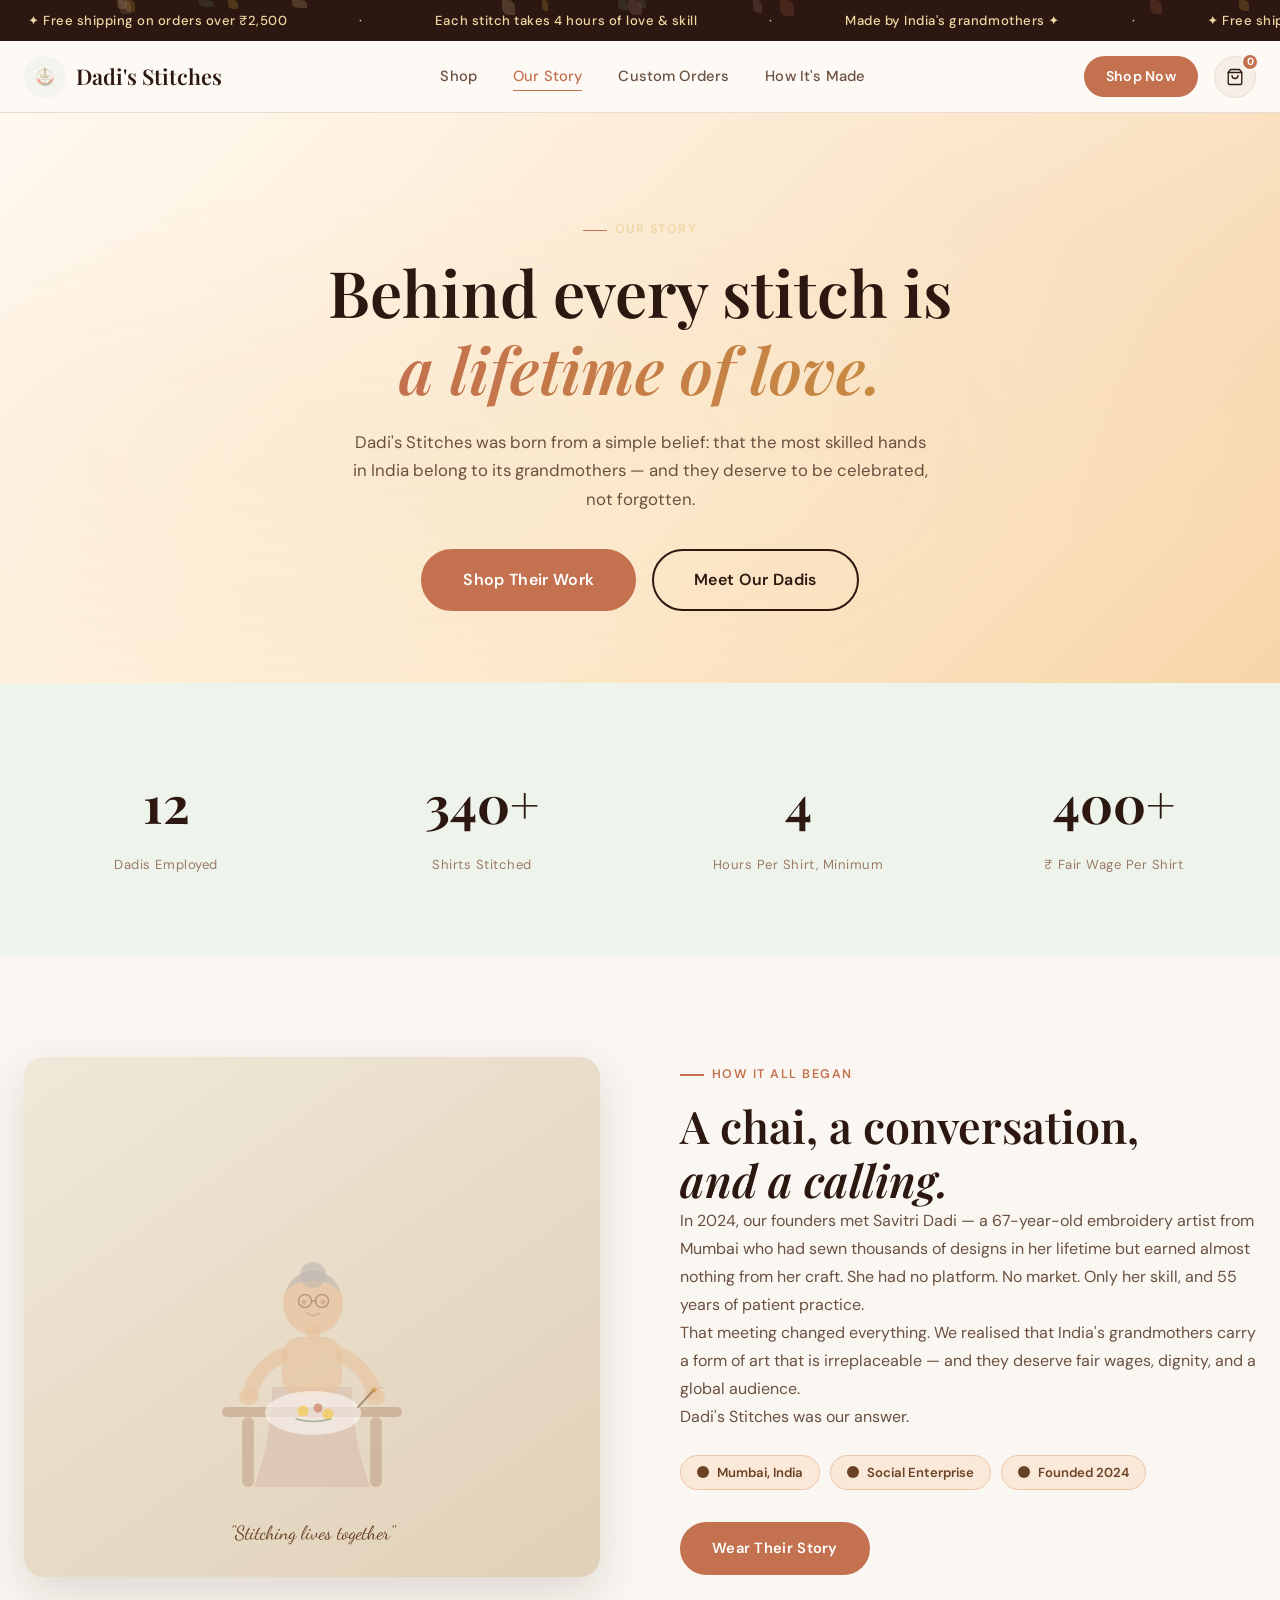
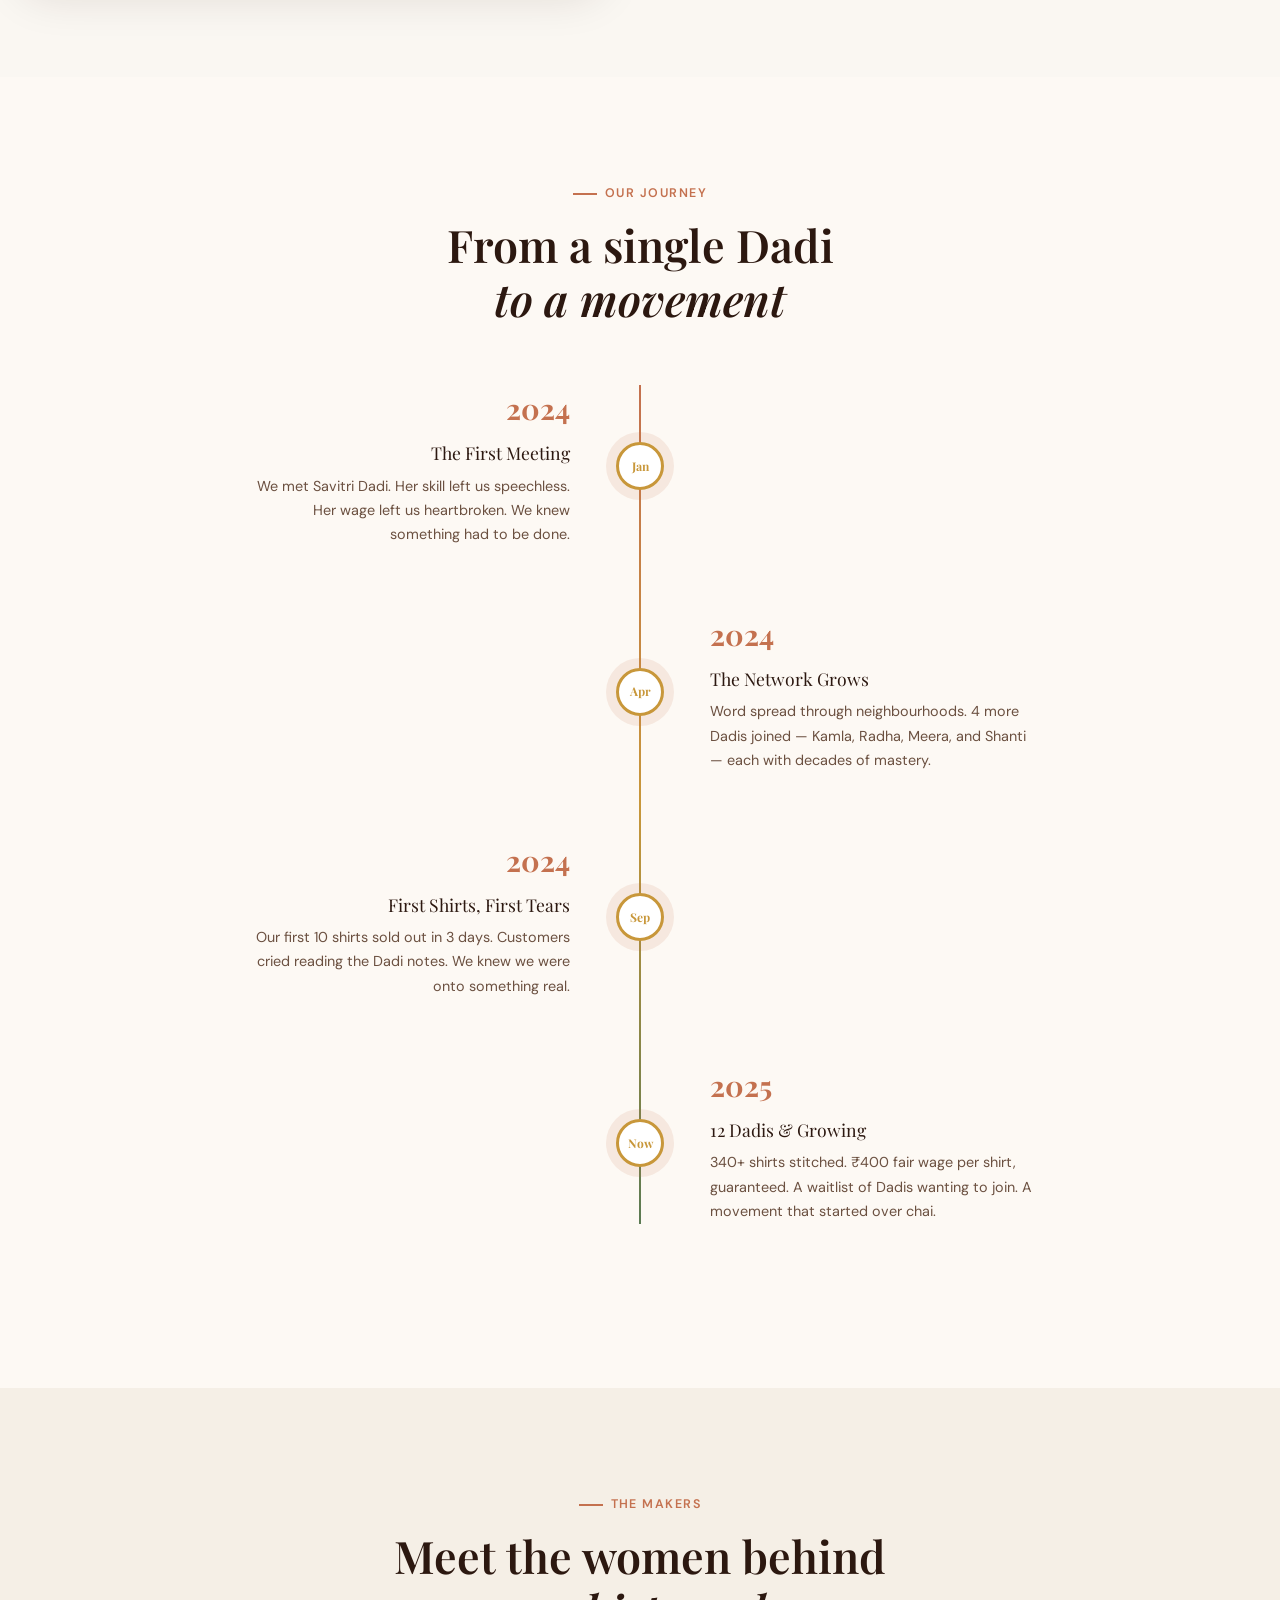
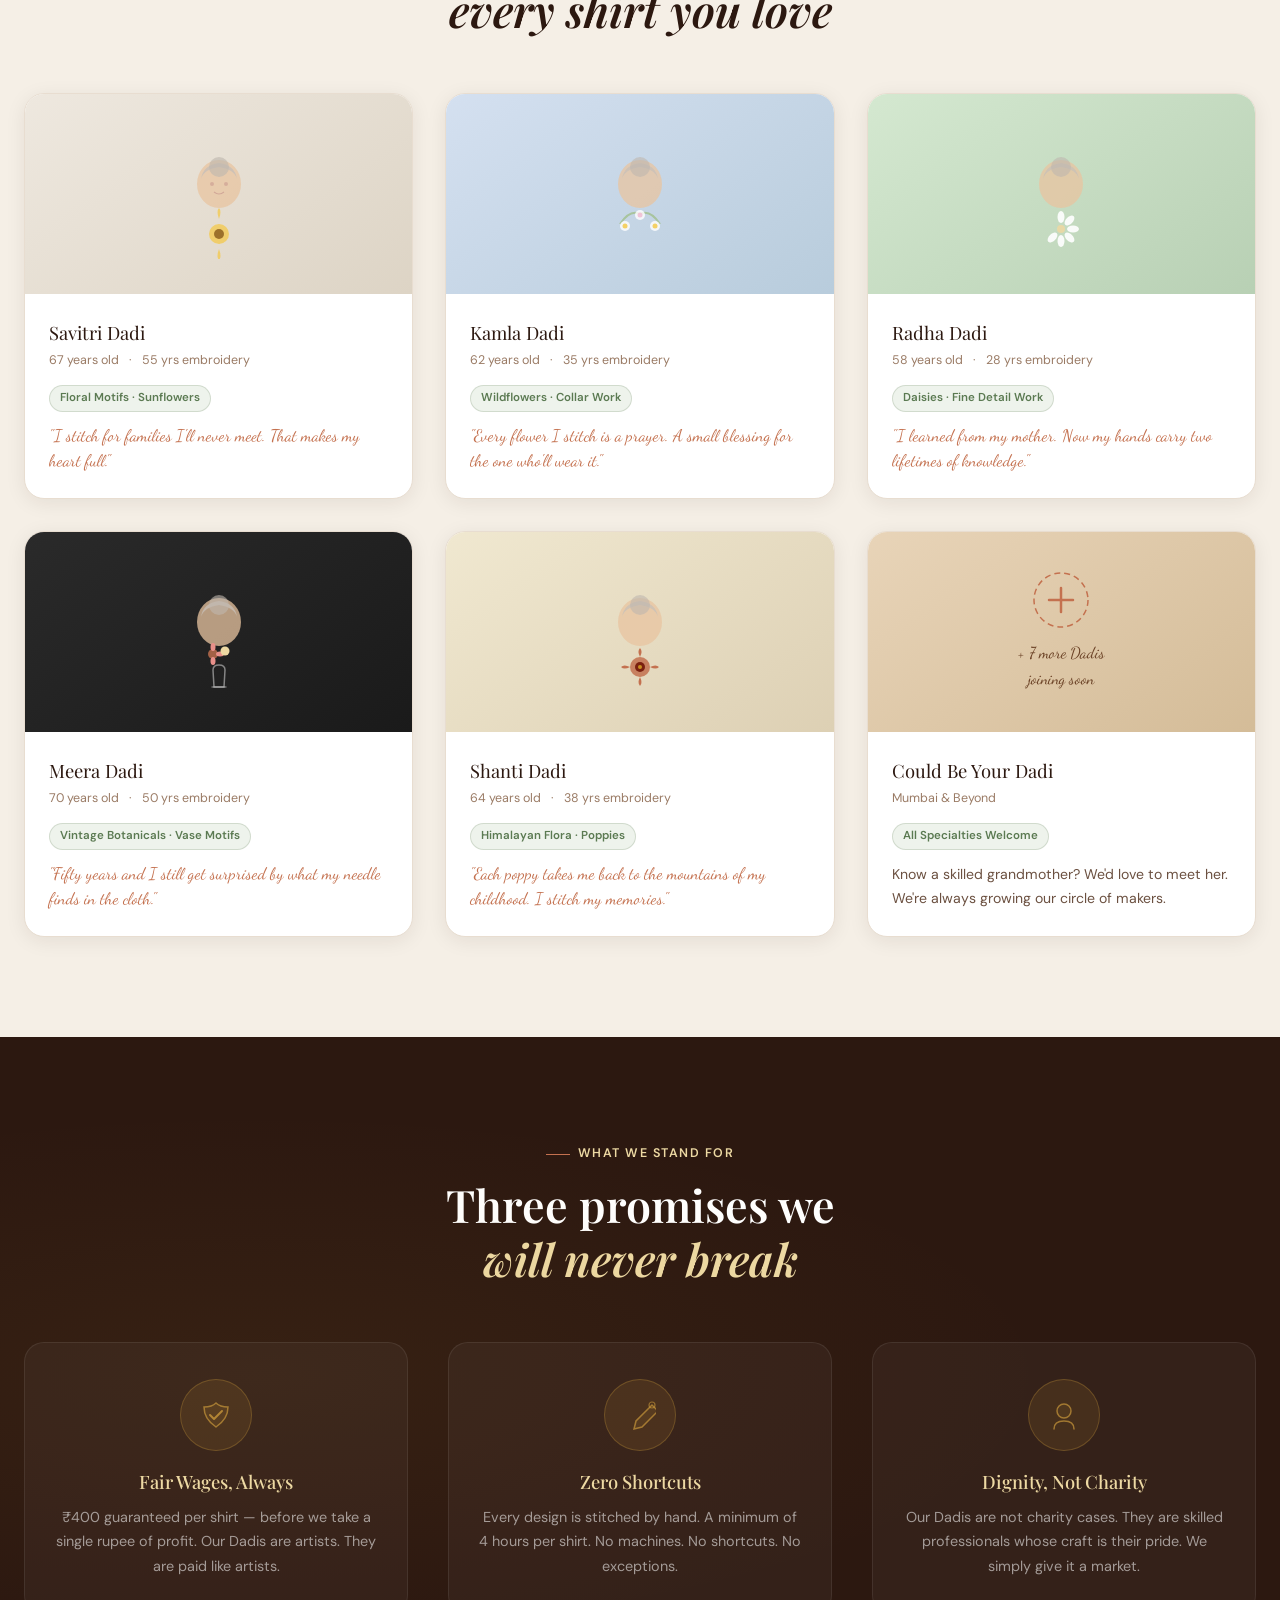
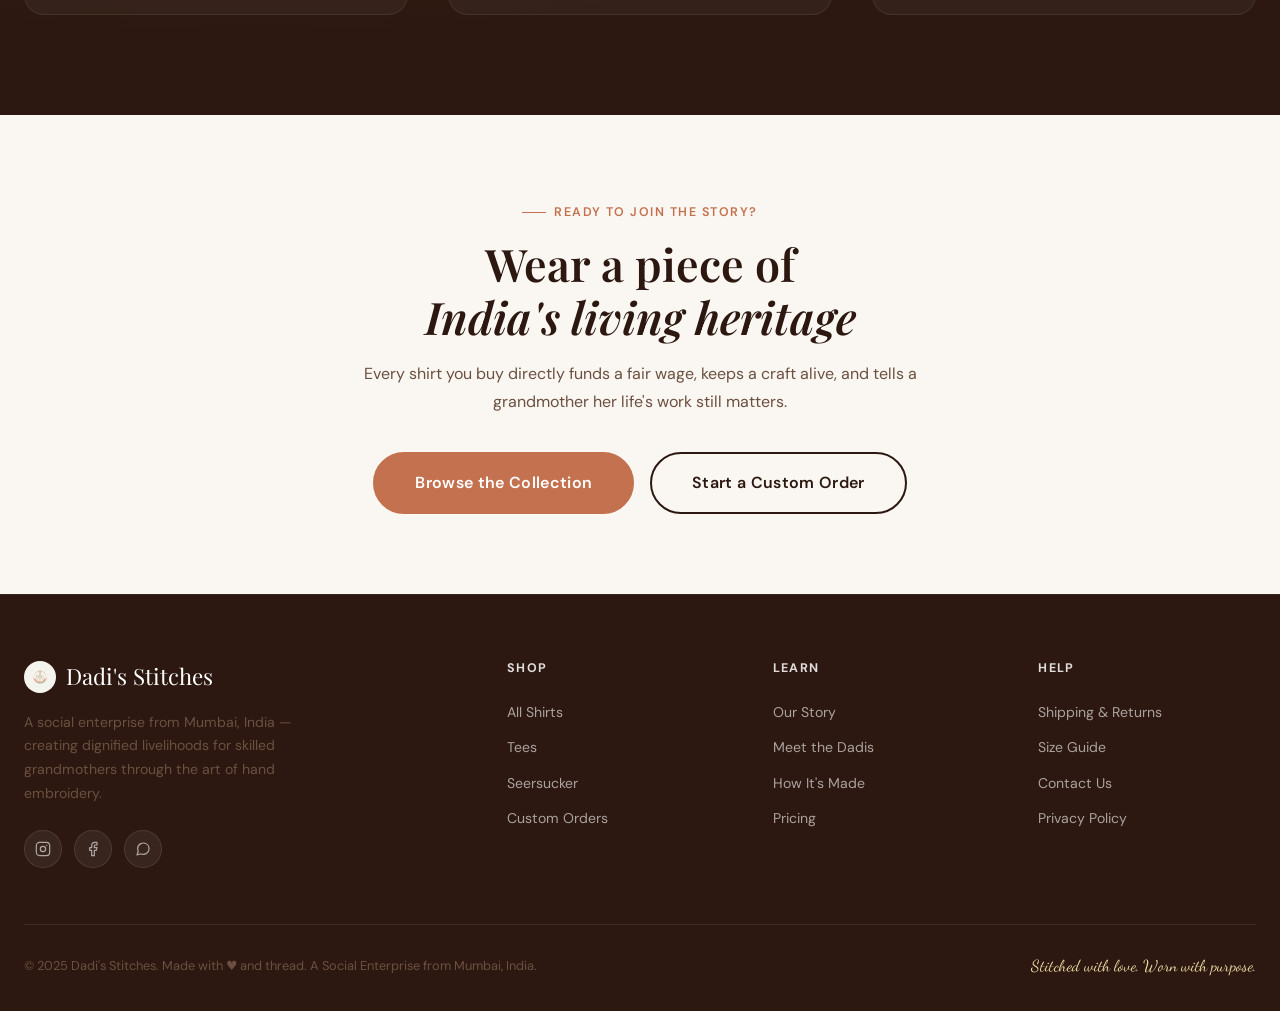
<file: website/our-story.html>
<!DOCTYPE html>
<html lang="en">
<head>
  <meta charset="UTF-8" />
  <meta name="viewport" content="width=device-width, initial-scale=1.0" />
  <title>Our Story — Dadi's Stitches | Where Every Stitch Has a Soul</title>
  <meta name="description" content="Meet the grandmothers behind every shirt. Learn how Dadi's Stitches was born from a vision of dignity, craft, and love — and why every rupee you spend matters." />
  <link rel="stylesheet" href="styles.css" />
  <style>
    /* ---- STORY PAGE SPECIFIC ---- */
    .story-hero {
      background: linear-gradient(135deg, #FFF8EF 0%, #FDEBD0 55%, #F8D5A8 100%);
      padding: 100px 0 72px;
      text-align: center;
      position: relative;
      overflow: hidden;
    }
    .story-hero::before {
      content: '';
      position: absolute;
      inset: 0;
      background: radial-gradient(ellipse at 30% 60%, rgba(200,151,58,.06) 0%, transparent 55%),
                  radial-gradient(ellipse at 80% 20%, rgba(196,113,79,.05) 0%, transparent 50%);
    }
    .story-hero-content { position: relative; z-index: 1; }
    .story-hero h1 { color: var(--brown-dark); margin-bottom: 20px; }
    .story-hero h1 em {
      background: linear-gradient(90deg, var(--terracotta), #C8973A, var(--terracotta));
      background-size: 300% auto;
      -webkit-background-clip: text; background-clip: text;
      -webkit-text-fill-color: transparent;
      animation: gradient-shift 4s ease infinite;
    }
    .story-hero p { color: var(--text-mid); font-size: 1.05rem; max-width: 580px; margin: 0 auto 36px; line-height: 1.7; }

    /* Floating petals animation */
    .petal {
      position: absolute;
      width: 12px; height: 12px;
      border-radius: 0 50% 0 50%;
      animation: petal-fall linear infinite;
      pointer-events: none;
    }
    @keyframes petal-fall {
      0% { transform: translateY(-100px) rotate(0deg); opacity: 0; }
      10% { opacity: 0.7; }
      90% { opacity: 0.4; }
      100% { transform: translateY(110vh) rotate(720deg); opacity: 0; }
    }

    /* Origin story */
    .origin-section { background: var(--cream); padding: 100px 0; }
    .origin-grid { display: grid; grid-template-columns: 1fr 1fr; gap: 80px; align-items: center; }
    .origin-image-box {
      border-radius: var(--radius-lg);
      background: linear-gradient(145deg, #F0E8D8 0%, #E0D0B8 100%);
      min-height: 520px;
      display: flex; align-items: center; justify-content: center;
      position: relative; overflow: hidden;
      box-shadow: var(--shadow-lg);
    }
    .origin-image-box::after {
      content: '"Stitching lives together"';
      position: absolute; bottom: 28px; left: 0; right: 0;
      text-align: center;
      font-family: var(--font-script);
      font-size: 1.2rem; color: var(--brown-mid);
    }
    .origin-stat-pill {
      display: inline-flex; align-items: center; gap: 8px;
      background: var(--peach-light); border: 1px solid var(--peach);
      border-radius: var(--radius-pill);
      padding: 6px 16px;
      font-size: 0.82rem; font-weight: 600;
      color: var(--brown-mid);
      margin-bottom: 8px;
    }

    /* Timeline */
    .timeline-section { background: var(--warm-white); padding: 100px 0; }
    .timeline { position: relative; max-width: 800px; margin: 60px auto 0; }
    .timeline::before {
      content: '';
      position: absolute;
      left: 50%; top: 0; bottom: 0;
      width: 2px;
      background: linear-gradient(to bottom, var(--terracotta), var(--gold), var(--sage));
      transform: translateX(-50%);
    }
    .timeline-item {
      display: grid;
      grid-template-columns: 1fr 60px 1fr;
      gap: 0;
      align-items: center;
      margin-bottom: 64px;
      opacity: 0;
      transform: translateY(30px);
      transition: opacity 0.7s ease, transform 0.7s ease;
    }
    .timeline-item.visible { opacity: 1; transform: none; }
    .timeline-item:nth-child(odd) .timeline-content { grid-column: 1; text-align: right; padding-right: 40px; }
    .timeline-item:nth-child(odd) .timeline-empty { grid-column: 3; }
    .timeline-item:nth-child(even) .timeline-content { grid-column: 3; text-align: left; padding-left: 40px; }
    .timeline-item:nth-child(even) .timeline-empty { grid-column: 1; }
    .timeline-dot {
      grid-column: 2;
      width: 48px; height: 48px;
      border-radius: 50%;
      background: white;
      border: 3px solid var(--terracotta);
      display: flex; align-items: center; justify-content: center;
      font-family: var(--font-serif); font-weight: 700;
      font-size: 0.75rem; color: var(--terracotta);
      box-shadow: 0 0 0 6px rgba(196,113,79,.1);
      justify-self: center;
      transition: all 0.4s ease;
      flex-shrink: 0;
      z-index: 1;
    }
    .timeline-item.visible .timeline-dot {
      box-shadow: 0 0 0 10px rgba(196,113,79,.12);
      border-color: var(--gold);
      color: var(--gold);
    }
    .timeline-year {
      font-family: var(--font-serif);
      font-size: 1.8rem; font-weight: 700;
      color: var(--terracotta);
      margin-bottom: 8px;
    }
    .timeline-title { font-family: var(--font-serif); font-size: 1.1rem; color: var(--brown-dark); margin-bottom: 6px; }
    .timeline-text { font-size: 0.9rem; color: var(--text-mid); line-height: 1.7; }

    /* Dadis grid */
    .dadis-section { background: var(--paper); padding: 100px 0; }
    .dadis-grid { display: grid; grid-template-columns: repeat(3, 1fr); gap: 32px; margin-top: 56px; }
    .dadi-card {
      background: white; border-radius: var(--radius-lg);
      border: 1px solid var(--border);
      overflow: hidden; box-shadow: var(--shadow-card);
      transition: transform 0.4s cubic-bezier(0.34,1.56,0.64,1), box-shadow 0.4s ease;
    }
    .dadi-card:hover { transform: translateY(-8px) scale(1.01); box-shadow: var(--shadow-lg); }
    .dadi-card-top {
      height: 200px;
      display: flex; align-items: center; justify-content: center;
      position: relative; overflow: hidden;
    }
    .dadi-card-body { padding: 24px; }
    .dadi-card-name { font-family: var(--font-serif); font-size: 1.15rem; color: var(--brown-dark); margin-bottom: 4px; }
    .dadi-card-sub { font-size: 0.78rem; color: var(--text-light); margin-bottom: 12px; display: flex; gap: 10px; flex-wrap: wrap; }
    .dadi-card-tag {
      display: inline-flex; align-items: center; gap: 4px;
      font-size: 0.72rem; font-weight: 600;
      padding: 3px 10px; border-radius: var(--radius-pill);
      background: var(--sage-bg); color: var(--sage);
      border: 1px solid rgba(91,122,82,.2);
    }
    .dadi-card-quote { font-family: var(--font-script); font-size: 1.05rem; color: var(--terracotta); line-height: 1.5; }

    /* Values section */
    .values-section { background: var(--brown-dark); padding: 100px 0; position: relative; overflow: hidden; }
    .values-section::before {
      content: '';
      position: absolute; inset: 0;
      background: radial-gradient(ellipse at 20% 50%, rgba(200,151,58,.07) 0%, transparent 55%);
    }
    .values-grid { display: grid; grid-template-columns: repeat(3,1fr); gap: 40px; margin-top: 56px; position: relative; }
    .value-card {
      background: rgba(255,255,255,.04);
      border: 1px solid rgba(255,255,255,.08);
      border-radius: var(--radius-lg);
      padding: 36px 28px;
      text-align: center;
      transition: all 0.4s ease;
    }
    .value-card:hover { background: rgba(255,255,255,.07); border-color: rgba(200,151,58,.3); transform: translateY(-4px); }
    .value-icon {
      width: 72px; height: 72px; border-radius: 50%;
      background: rgba(200,151,58,.12);
      border: 1.5px solid rgba(200,151,58,.3);
      display: flex; align-items: center; justify-content: center;
      margin: 0 auto 20px;
    }
    .value-card h3 { color: var(--gold-light); font-size: 1.15rem; margin-bottom: 12px; }
    .value-card p { color: rgba(255,255,255,.55); font-size: 0.9rem; line-height: 1.7; }

    /* Impact counters */
    .impact-hero { background: var(--sage-bg); padding: 80px 0; }
    .impact-counters { display: grid; grid-template-columns: repeat(4,1fr); gap: 32px; text-align: center; }
    .impact-counter strong {
      display: block;
      font-family: var(--font-serif);
      font-size: clamp(2.2rem, 4vw, 3.2rem);
      color: var(--brown-dark);
      margin-bottom: 6px;
      transition: all 0.3s ease;
    }
    .impact-counter span { font-size: 0.82rem; color: var(--text-light); letter-spacing: 0.04em; }

    /* CTA band */
    .story-cta { background: var(--cream); padding: 80px 0; text-align: center; }
    .story-cta h2 { margin-bottom: 16px; }
    .story-cta p { color: var(--text-mid); max-width: 560px; margin: 0 auto 36px; }
    .story-cta-actions { display: flex; gap: 16px; justify-content: center; flex-wrap: wrap; }

    @media (max-width: 768px) {
      .origin-grid { grid-template-columns: 1fr; gap: 32px; }
      .dadis-grid { grid-template-columns: 1fr; }
      .values-grid { grid-template-columns: 1fr; gap: 20px; }
      .impact-counters { grid-template-columns: repeat(2,1fr); gap: 20px; }
      .timeline::before { left: 24px; }
      .timeline-item { grid-template-columns: 48px 1fr; }
      .timeline-item:nth-child(odd) .timeline-content,
      .timeline-item:nth-child(even) .timeline-content { grid-column: 2; text-align: left; padding: 0 0 0 20px; }
      .timeline-item:nth-child(odd) .timeline-empty,
      .timeline-item:nth-child(even) .timeline-empty { display: none; }
      .timeline-dot { grid-column: 1; }
      .story-hero { padding: 72px 0 56px; }
      .story-hero h1 { font-size: clamp(1.8rem, 7vw, 2.6rem); }
      .story-cta-actions { flex-direction: column; }
      .story-cta-actions .btn { width: 100%; text-align: center; }
      .origin-image-box { min-height: 300px; }
      .value-card { padding: 24px 20px; }
    }
    @media (max-width: 480px) {
      .dadis-grid { grid-template-columns: 1fr; }
      .impact-counters { grid-template-columns: 1fr 1fr; }
      .timeline-item { margin-bottom: 40px; }
    }
  </style>
</head>
<body>

<!-- SCROLL PROGRESS BAR -->
<div class="scroll-progress" id="scrollProgress"></div>

<!-- Floating petals -->
<div id="petals" aria-hidden="true"></div>

<!-- ANNOUNCEMENT BAR -->
<div class="announcement-bar">
  <div class="announcement-bar-inner">
    <span>✦ Free shipping on orders over ₹2,500</span><span>·</span>
    <span>Each stitch takes 4 hours of love &amp; skill</span><span>·</span>
    <span>Made by India's grandmothers ✦</span><span>·</span>
    <span>✦ Free shipping on orders over ₹2,500</span><span>·</span>
    <span>Each stitch takes 4 hours of love &amp; skill</span><span>·</span>
    <span>Made by India's grandmothers ✦</span><span>·</span>
  </div>
</div>

<!-- NAV -->
<nav class="nav" id="mainNav">
  <div class="nav-inner">
    <a href="index.html" class="nav-logo">
      <img src="logo.jpeg" alt="Dadi's Stitches" class="nav-logo-img" />
      Dadi's Stitches
    </a>
    <div class="nav-links">
      <a href="shop.html">Shop</a>
      <a href="our-story.html" class="active">Our Story</a>
      <a href="custom-order.html">Custom Orders</a>
      <a href="index.html#process">How It's Made</a>
    </div>
    <div class="nav-actions">
      <a href="shop.html" class="nav-cta">Shop Now</a>
      <button class="nav-cart" onclick="alert('Cart coming soon!')" aria-label="Cart">
        <svg width="18" height="18" viewBox="0 0 24 24" fill="none" stroke="currentColor" stroke-width="1.8" stroke-linecap="round" stroke-linejoin="round"><path d="M6 2L3 6v14a2 2 0 002 2h14a2 2 0 002-2V6l-3-4z"/><line x1="3" y1="6" x2="21" y2="6"/><path d="M16 10a4 4 0 01-8 0"/></svg>
        <span class="cart-badge">0</span>
      </button>
      <button class="nav-hamburger" onclick="openMenu()" aria-label="Menu">
        <span></span><span></span><span></span>
      </button>
    </div>
  </div>
</nav>

<!-- MOBILE MENU -->
<div class="mobile-menu" id="mobileMenu">
  <div class="mobile-menu-head">
    <a href="index.html" class="nav-logo" style="font-size:1.2rem;">
      <img src="logo.jpeg" alt="Dadi's Stitches" class="nav-logo-img" />
      Dadi's Stitches
    </a>
    <button class="mobile-close" onclick="closeMenu()">
      <svg width="24" height="24" viewBox="0 0 24 24" fill="none" stroke="currentColor" stroke-width="2" stroke-linecap="round"><line x1="18" y1="6" x2="6" y2="18"/><line x1="6" y1="6" x2="18" y2="18"/></svg>
    </button>
  </div>
  <div class="mobile-menu-links">
    <a href="shop.html" onclick="closeMenu()">Shop</a>
    <a href="our-story.html" onclick="closeMenu()">Our Story</a>
    <a href="custom-order.html" onclick="closeMenu()">Custom Orders</a>
    <a href="index.html#process" onclick="closeMenu()">How It's Made</a>
  </div>
</div>

<!-- HERO -->
<section class="story-hero">
  <div class="container story-hero-content">
    <div class="section-label" style="justify-content:center; color:var(--gold-light);">Our Story</div>
    <h1>Behind every stitch is<br/><em>a lifetime of love.</em></h1>
    <p>Dadi's Stitches was born from a simple belief: that the most skilled hands in India belong to its grandmothers — and they deserve to be celebrated, not forgotten.</p>
    <div style="display:flex; gap:16px; justify-content:center; flex-wrap:wrap;">
      <a href="shop.html" class="btn btn-primary btn-lg">Shop Their Work</a>
      <a href="#dadis" class="btn btn-ghost btn-lg">Meet Our Dadis</a>
    </div>
  </div>
</section>

<!-- IMPACT COUNTERS -->
<div class="impact-hero">
  <div class="container">
    <div class="impact-counters">
      <div class="impact-counter reveal reveal-delay-1">
        <strong class="count-anim" data-target="12">0</strong>
        <span>Dadis Employed</span>
      </div>
      <div class="impact-counter reveal reveal-delay-2">
        <strong class="count-anim" data-target="340">0</strong>
        <span>Shirts Stitched</span>
      </div>
      <div class="impact-counter reveal reveal-delay-3">
        <strong class="count-anim" data-target="4">0</strong>
        <span>Hours Per Shirt, Minimum</span>
      </div>
      <div class="impact-counter reveal reveal-delay-4">
        <strong class="count-anim" data-target="400">0</strong>
        <span>₹ Fair Wage Per Shirt</span>
      </div>
    </div>
  </div>
</div>

<!-- ORIGIN STORY -->
<section class="origin-section">
  <div class="container">
    <div class="origin-grid">
      <div class="origin-image-box reveal-left">
        <svg width="280" height="360" viewBox="0 0 280 360" fill="none" xmlns="http://www.w3.org/2000/svg">
          <!-- Chair -->
          <rect x="50" y="270" width="180" height="10" rx="5" fill="#A0714F" opacity="0.35"/>
          <rect x="70" y="280" width="12" height="70" rx="6" fill="#A0714F" opacity="0.3"/>
          <rect x="198" y="280" width="12" height="70" rx="6" fill="#A0714F" opacity="0.3"/>
          <!-- Body/dress -->
          <path d="M100 250 Q100 300 82 350 L198 350 Q180 300 180 250 Z" fill="#C4928A" opacity="0.25"/>
          <!-- Torso -->
          <rect x="110" y="200" width="60" height="58" rx="18" fill="#E8C4A0" opacity="0.65"/>
          <!-- Neck -->
          <rect x="134" y="186" width="14" height="18" rx="7" fill="#E8C4A0" opacity="0.65"/>
          <!-- Head -->
          <ellipse cx="141" cy="166" rx="30" ry="32" fill="#E8C4A0" opacity="0.75"/>
          <!-- Grey hair -->
          <path d="M114 157 Q118 136 141 133 Q164 136 168 157 Q163 145 141 143 Q119 145 114 157Z" fill="#C8C0B8" opacity="0.8"/>
          <!-- Bun -->
          <circle cx="141" cy="138" r="13" fill="#C0B8B0" opacity="0.65"/>
          <!-- Face -->
          <circle cx="132" cy="165" r="2.5" fill="#C4928A" opacity="0.5"/>
          <circle cx="151" cy="165" r="2.5" fill="#C4928A" opacity="0.5"/>
          <path d="M135 176 Q141 181 148 176" stroke="#C4928A" stroke-width="1.5" fill="none" opacity="0.55" stroke-linecap="round"/>
          <!-- Glasses -->
          <circle cx="133" cy="164" r="6.5" fill="none" stroke="#8B6A50" stroke-width="1.5" opacity="0.5"/>
          <circle cx="150" cy="164" r="6.5" fill="none" stroke="#8B6A50" stroke-width="1.5" opacity="0.5"/>
          <line x1="139.5" y1="164" x2="143.5" y2="164" stroke="#8B6A50" stroke-width="1.5" opacity="0.5"/>
          <!-- Arms -->
          <path d="M110 218 Q84 232 78 256" stroke="#E8C4A0" stroke-width="15" stroke-linecap="round" fill="none" opacity="0.65"/>
          <path d="M170 218 Q196 232 202 256" stroke="#E8C4A0" stroke-width="15" stroke-linecap="round" fill="none" opacity="0.65"/>
          <!-- Hands -->
          <ellipse cx="77" cy="260" rx="10" ry="8" fill="#E8C4A0" opacity="0.65"/>
          <ellipse cx="203" cy="260" rx="10" ry="8" fill="#E8C4A0" opacity="0.65"/>
          <!-- Fabric in lap -->
          <ellipse cx="141" cy="276" rx="48" ry="22" fill="white" opacity="0.55"/>
          <!-- Embroidery on fabric -->
          <circle cx="131" cy="274" r="5.5" fill="#F5C842" opacity="0.65"/>
          <circle cx="146" cy="271" r="4.5" fill="#C4714F" opacity="0.6"/>
          <circle cx="156" cy="277" r="5.5" fill="#F5C842" opacity="0.65"/>
          <path d="M124 282 Q141 287 159 282" stroke="#6B9060" stroke-width="1.5" fill="none" opacity="0.55" stroke-linecap="round"/>
          <!-- Needle -->
          <line x1="201" y1="254" x2="186" y2="270" stroke="#8B6A50" stroke-width="2" stroke-linecap="round" opacity="0.65"/>
          <circle cx="202" cy="253" r="2.5" fill="#C8973A" opacity="0.65"/>
          <!-- Thread -->
          <path d="M202 255 Q208 248 213 252" stroke="#C4714F" stroke-width="1" fill="none" opacity="0.45" stroke-dasharray="2 1.5"/>
        </svg>
      </div>
      <div class="reveal-right">
        <div class="section-label">How It All Began</div>
        <h2>A chai, a conversation,<br/><em>and a calling.</em></h2>
        <p>In 2024, our founders met Savitri Dadi — a 67-year-old embroidery artist from Mumbai who had sewn thousands of designs in her lifetime but earned almost nothing from her craft. She had no platform. No market. Only her skill, and 55 years of patient practice.</p>
        <p>That meeting changed everything. We realised that India's grandmothers carry a form of art that is irreplaceable — and they deserve fair wages, dignity, and a global audience.</p>
        <p>Dadi's Stitches was our answer.</p>
        <div style="display:flex; gap:10px; flex-wrap:wrap; margin: 24px 0;">
          <span class="origin-stat-pill">
            <svg width="12" height="12" viewBox="0 0 12 12" fill="currentColor"><circle cx="6" cy="6" r="6"/></svg>
            Mumbai, India
          </span>
          <span class="origin-stat-pill">
            <svg width="12" height="12" viewBox="0 0 12 12" fill="currentColor"><circle cx="6" cy="6" r="6"/></svg>
            Social Enterprise
          </span>
          <span class="origin-stat-pill">
            <svg width="12" height="12" viewBox="0 0 12 12" fill="currentColor"><circle cx="6" cy="6" r="6"/></svg>
            Founded 2024
          </span>
        </div>
        <a href="shop.html" class="btn btn-primary">Wear Their Story</a>
      </div>
    </div>
  </div>
</section>

<!-- TIMELINE -->
<section class="timeline-section">
  <div class="container">
    <div class="text-center reveal">
      <div class="section-label" style="justify-content:center;">Our Journey</div>
      <h2>From a single Dadi<br/><em>to a movement</em></h2>
    </div>
    <div class="timeline">
      <div class="timeline-item">
        <div class="timeline-content">
          <div class="timeline-year">2024</div>
          <div class="timeline-title">The First Meeting</div>
          <p class="timeline-text">We met Savitri Dadi. Her skill left us speechless. Her wage left us heartbroken. We knew something had to be done.</p>
        </div>
        <div class="timeline-dot">Jan</div>
        <div class="timeline-empty"></div>
      </div>
      <div class="timeline-item">
        <div class="timeline-empty"></div>
        <div class="timeline-dot">Apr</div>
        <div class="timeline-content">
          <div class="timeline-year">2024</div>
          <div class="timeline-title">The Network Grows</div>
          <p class="timeline-text">Word spread through neighbourhoods. 4 more Dadis joined — Kamla, Radha, Meera, and Shanti — each with decades of mastery.</p>
        </div>
      </div>
      <div class="timeline-item">
        <div class="timeline-content">
          <div class="timeline-year">2024</div>
          <div class="timeline-title">First Shirts, First Tears</div>
          <p class="timeline-text">Our first 10 shirts sold out in 3 days. Customers cried reading the Dadi notes. We knew we were onto something real.</p>
        </div>
        <div class="timeline-dot">Sep</div>
        <div class="timeline-empty"></div>
      </div>
      <div class="timeline-item">
        <div class="timeline-empty"></div>
        <div class="timeline-dot">Now</div>
        <div class="timeline-content">
          <div class="timeline-year">2025</div>
          <div class="timeline-title">12 Dadis & Growing</div>
          <p class="timeline-text">340+ shirts stitched. ₹400 fair wage per shirt, guaranteed. A waitlist of Dadis wanting to join. A movement that started over chai.</p>
        </div>
      </div>
    </div>
  </div>
</section>

<!-- MEET THE DADIS -->
<section class="dadis-section" id="dadis">
  <div class="container">
    <div class="text-center reveal">
      <div class="section-label" style="justify-content:center;">The Makers</div>
      <h2>Meet the women behind<br/><em>every shirt you love</em></h2>
    </div>
    <div class="dadis-grid">

      <div class="dadi-card reveal reveal-delay-1">
        <div class="dadi-card-top" style="background:linear-gradient(145deg,#EEE8DF,#DDD4C5);">
          <svg width="100" height="130" viewBox="0 0 100 130" fill="none">
            <ellipse cx="50" cy="55" rx="22" ry="24" fill="#E8C4A0" opacity="0.75"/>
            <path d="M32 50 Q34 36 50 34 Q66 36 68 50 Q65 40 50 38 Q35 40 32 50Z" fill="#C8C0B8" opacity="0.8"/>
            <circle cx="50" cy="38" r="10" fill="#C0B8B0" opacity="0.65"/>
            <circle cx="43" cy="55" r="2" fill="#C4928A" opacity="0.5"/>
            <circle cx="57" cy="55" r="2" fill="#C4928A" opacity="0.5"/>
            <path d="M45 63 Q50 67 55 63" stroke="#C4928A" stroke-width="1.2" fill="none" opacity="0.6"/>
            <!-- Sunflower embroidery on lap -->
            <circle cx="50" cy="105" r="10" fill="#F5C842" opacity="0.7"/>
            <circle cx="50" cy="105" r="5" fill="#7A4A10" opacity="0.7"/>
            <path d="M50 90 Q47 82 50 79 Q53 82 50 90Z" fill="#F5C842" opacity="0.7"/>
            <path d="M50 120 Q47 128 50 131 Q53 128 50 120Z" fill="#F5C842" opacity="0.7"/>
          </svg>
        </div>
        <div class="dadi-card-body">
          <div class="dadi-card-name">Savitri Dadi</div>
          <div class="dadi-card-sub">
            <span>67 years old</span>
            <span>·</span>
            <span>55 yrs embroidery</span>
          </div>
          <span class="dadi-card-tag">Floral Motifs · Sunflowers</span>
          <p class="dadi-card-quote" style="margin-top:12px;">"I stitch for families I'll never meet. That makes my heart full."</p>
        </div>
      </div>

      <div class="dadi-card reveal reveal-delay-2">
        <div class="dadi-card-top" style="background:linear-gradient(145deg,#D4E0F0,#B8CCDC);">
          <svg width="100" height="130" viewBox="0 0 100 130" fill="none">
            <ellipse cx="50" cy="55" rx="22" ry="24" fill="#E8C4A0" opacity="0.75"/>
            <path d="M32 50 Q34 36 50 34 Q66 36 68 50 Q65 40 50 38 Q35 40 32 50Z" fill="#C8C0B8" opacity="0.75"/>
            <circle cx="50" cy="38" r="10" fill="#C0B8B0" opacity="0.6"/>
            <!-- Wildflower embroidery -->
            <path d="M30 95 Q40 80 50 85 Q60 80 70 95" stroke="#A8C49E" stroke-width="2" fill="none"/>
            <circle cx="35" cy="97" r="5" fill="white" opacity="0.8"/><circle cx="35" cy="97" r="2.5" fill="#F5C842" opacity="0.8"/>
            <circle cx="50" cy="86" r="5" fill="white" opacity="0.8"/><circle cx="50" cy="86" r="2.5" fill="#F0B8D0" opacity="0.8"/>
            <circle cx="65" cy="97" r="5" fill="white" opacity="0.8"/><circle cx="65" cy="97" r="2.5" fill="#F5C842" opacity="0.8"/>
          </svg>
        </div>
        <div class="dadi-card-body">
          <div class="dadi-card-name">Kamla Dadi</div>
          <div class="dadi-card-sub"><span>62 years old</span><span>·</span><span>35 yrs embroidery</span></div>
          <span class="dadi-card-tag">Wildflowers · Collar Work</span>
          <p class="dadi-card-quote" style="margin-top:12px;">"Every flower I stitch is a prayer. A small blessing for the one who'll wear it."</p>
        </div>
      </div>

      <div class="dadi-card reveal reveal-delay-3">
        <div class="dadi-card-top" style="background:linear-gradient(145deg,#D4E8D0,#B8D0B4);">
          <svg width="100" height="130" viewBox="0 0 100 130" fill="none">
            <ellipse cx="50" cy="55" rx="22" ry="24" fill="#E8C4A0" opacity="0.75"/>
            <path d="M32 50 Q34 36 50 34 Q66 36 68 50 Q65 40 50 38 Q35 40 32 50Z" fill="#C8C0B8" opacity="0.75"/>
            <circle cx="50" cy="38" r="10" fill="#C0B8B0" opacity="0.6"/>
            <!-- Daisy embroidery -->
            <circle cx="50" cy="100" r="4" fill="#EDD9A3" opacity="0.9"/>
            <ellipse cx="50" cy="88" rx="3.5" ry="6" fill="white" opacity="0.9" transform="rotate(0 50 100)"/>
            <ellipse cx="50" cy="88" rx="3.5" ry="6" fill="white" opacity="0.9" transform="rotate(45 50 100)"/>
            <ellipse cx="50" cy="88" rx="3.5" ry="6" fill="white" opacity="0.9" transform="rotate(90 50 100)"/>
            <ellipse cx="50" cy="88" rx="3.5" ry="6" fill="white" opacity="0.9" transform="rotate(135 50 100)"/>
            <ellipse cx="50" cy="88" rx="3.5" ry="6" fill="white" opacity="0.9" transform="rotate(180 50 100)"/>
            <ellipse cx="50" cy="88" rx="3.5" ry="6" fill="white" opacity="0.9" transform="rotate(225 50 100)"/>
          </svg>
        </div>
        <div class="dadi-card-body">
          <div class="dadi-card-name">Radha Dadi</div>
          <div class="dadi-card-sub"><span>58 years old</span><span>·</span><span>28 yrs embroidery</span></div>
          <span class="dadi-card-tag">Daisies · Fine Detail Work</span>
          <p class="dadi-card-quote" style="margin-top:12px;">"I learned from my mother. Now my hands carry two lifetimes of knowledge."</p>
        </div>
      </div>

      <div class="dadi-card reveal reveal-delay-1">
        <div class="dadi-card-top" style="background:linear-gradient(145deg,#2A2A2A,#1A1A1A);">
          <svg width="100" height="130" viewBox="0 0 100 130" fill="none">
            <ellipse cx="50" cy="55" rx="22" ry="24" fill="#E8C4A0" opacity="0.75"/>
            <path d="M32 50 Q34 36 50 34 Q66 36 68 50 Q65 40 50 38 Q35 40 32 50Z" fill="#C8C0B8" opacity="0.75"/>
            <circle cx="50" cy="38" r="10" fill="#C0B8B0" opacity="0.6"/>
            <!-- Vase with flowers -->
            <path d="M45 120 L44 103 Q44 98 50 98 Q56 98 56 103 L55 120Z" fill="none" stroke="rgba(255,255,255,0.45)" stroke-width="1.5"/>
            <path d="M43 120 L57 120" stroke="rgba(255,255,255,0.35)" stroke-width="1.5" stroke-linecap="round"/>
            <circle cx="44" cy="87" r="5" fill="#C4714F" opacity="0.8"/>
            <ellipse cx="44" cy="80" rx="2.5" ry="4" fill="#E8908A" transform="rotate(0 44 87)"/>
            <ellipse cx="44" cy="80" rx="2.5" ry="4" fill="#E8908A" transform="rotate(90 44 87)"/>
            <ellipse cx="44" cy="80" rx="2.5" ry="4" fill="#E8908A" transform="rotate(180 44 87)"/>
            <circle cx="56" cy="84" r="4.5" fill="#EDD9A3"/>
          </svg>
        </div>
        <div class="dadi-card-body">
          <div class="dadi-card-name">Meera Dadi</div>
          <div class="dadi-card-sub"><span>70 years old</span><span>·</span><span>50 yrs embroidery</span></div>
          <span class="dadi-card-tag">Vintage Botanicals · Vase Motifs</span>
          <p class="dadi-card-quote" style="margin-top:12px;">"Fifty years and I still get surprised by what my needle finds in the cloth."</p>
        </div>
      </div>

      <div class="dadi-card reveal reveal-delay-2">
        <div class="dadi-card-top" style="background:linear-gradient(145deg,#F0E8D0,#DDD0B4);">
          <svg width="100" height="130" viewBox="0 0 100 130" fill="none">
            <ellipse cx="50" cy="55" rx="22" ry="24" fill="#E8C4A0" opacity="0.75"/>
            <path d="M32 50 Q34 36 50 34 Q66 36 68 50 Q65 40 50 38 Q35 40 32 50Z" fill="#C8C0B8" opacity="0.75"/>
            <circle cx="50" cy="38" r="10" fill="#C0B8B0" opacity="0.6"/>
            <!-- Poppy embroidery -->
            <circle cx="50" cy="100" r="10" fill="#C4714F" opacity="0.85"/>
            <circle cx="50" cy="100" r="5" fill="#7A2010"/>
            <circle cx="50" cy="100" r="2" fill="#C89020"/>
            <path d="M50 90 Q47 84 50 81 Q53 84 50 90Z" fill="#C4714F"/>
            <path d="M50 110 Q47 116 50 119 Q53 116 50 110Z" fill="#C4714F"/>
            <path d="M40 100 Q34 97 31 100 Q34 103 40 100Z" fill="#C4714F"/>
            <path d="M60 100 Q66 97 69 100 Q66 103 60 100Z" fill="#C4714F"/>
          </svg>
        </div>
        <div class="dadi-card-body">
          <div class="dadi-card-name">Shanti Dadi</div>
          <div class="dadi-card-sub"><span>64 years old</span><span>·</span><span>38 yrs embroidery</span></div>
          <span class="dadi-card-tag">Himalayan Flora · Poppies</span>
          <p class="dadi-card-quote" style="margin-top:12px;">"Each poppy takes me back to the mountains of my childhood. I stitch my memories."</p>
        </div>
      </div>

      <div class="dadi-card reveal reveal-delay-3">
        <div class="dadi-card-top" style="background:linear-gradient(145deg,#E8D4B8,#D4BC98); align-items:center; justify-content:center; gap:12px; flex-direction:column;">
          <svg width="56" height="56" viewBox="0 0 56 56" fill="none">
            <circle cx="28" cy="28" r="27" stroke="#C4714F" stroke-width="1.5" stroke-dasharray="6 4"/>
            <path d="M28 16 L28 40 M16 28 L40 28" stroke="#C4714F" stroke-width="2.5" stroke-linecap="round"/>
          </svg>
          <span style="font-family:var(--font-script); font-size:1rem; color:var(--brown-mid); text-align:center;">+ 7 more Dadis<br/>joining soon</span>
        </div>
        <div class="dadi-card-body">
          <div class="dadi-card-name">Could Be Your Dadi</div>
          <div class="dadi-card-sub"><span>Mumbai &amp; Beyond</span></div>
          <span class="dadi-card-tag">All Specialties Welcome</span>
          <p style="font-size:0.88rem; color:var(--text-mid); margin-top:12px;">Know a skilled grandmother? We'd love to meet her. We're always growing our circle of makers.</p>
        </div>
      </div>

    </div>
  </div>
</section>

<!-- VALUES -->
<section class="values-section">
  <div class="container">
    <div class="text-center reveal">
      <div class="section-label" style="justify-content:center; color:var(--gold-light);">What We Stand For</div>
      <h2 style="color:white;">Three promises we<br/><em style="color:var(--gold-light);">will never break</em></h2>
    </div>
    <div class="values-grid">
      <div class="value-card reveal reveal-delay-1">
        <div class="value-icon">
          <svg width="32" height="32" viewBox="0 0 32 32" fill="none"><path d="M16 4 Q20 8 28 8 Q28 20 16 28 Q4 20 4 8 Q12 8 16 4Z" stroke="rgba(200,151,58,.7)" stroke-width="1.5" fill="rgba(200,151,58,.1)"/><path d="M10 16 L14 20 L22 12" stroke="rgba(200,151,58,.8)" stroke-width="2" stroke-linecap="round" stroke-linejoin="round"/></svg>
        </div>
        <h3>Fair Wages, Always</h3>
        <p>₹400 guaranteed per shirt — before we take a single rupee of profit. Our Dadis are artists. They are paid like artists.</p>
      </div>
      <div class="value-card reveal reveal-delay-2">
        <div class="value-icon">
          <svg width="32" height="32" viewBox="0 0 32 32" fill="none"><path d="M28 6 L12 22 L10 30 L18 28 L34 12 Z" stroke="rgba(200,151,58,.7)" stroke-width="1.5" fill="rgba(200,151,58,.1)"/><circle cx="28" cy="6" r="3" fill="none" stroke="rgba(200,151,58,.6)" stroke-width="1.2"/></svg>
        </div>
        <h3>Zero Shortcuts</h3>
        <p>Every design is stitched by hand. A minimum of 4 hours per shirt. No machines. No shortcuts. No exceptions.</p>
      </div>
      <div class="value-card reveal reveal-delay-3">
        <div class="value-icon">
          <svg width="32" height="32" viewBox="0 0 32 32" fill="none"><circle cx="16" cy="12" r="7" stroke="rgba(200,151,58,.7)" stroke-width="1.5" fill="rgba(200,151,58,.08)"/><path d="M6 30 Q6 22 16 22 Q26 22 26 30" stroke="rgba(200,151,58,.7)" stroke-width="1.5" stroke-linecap="round" fill="none"/></svg>
        </div>
        <h3>Dignity, Not Charity</h3>
        <p>Our Dadis are not charity cases. They are skilled professionals whose craft is their pride. We simply give it a market.</p>
      </div>
    </div>
  </div>
</section>

<!-- CTA -->
<section class="story-cta">
  <div class="container">
    <div class="reveal">
      <div class="section-label" style="justify-content:center;">Ready to join the story?</div>
      <h2>Wear a piece of<br/><em>India's living heritage</em></h2>
      <p>Every shirt you buy directly funds a fair wage, keeps a craft alive, and tells a grandmother her life's work still matters.</p>
      <div class="story-cta-actions">
        <a href="shop.html" class="btn btn-primary btn-lg">Browse the Collection</a>
        <a href="custom-order.html" class="btn btn-ghost btn-lg">Start a Custom Order</a>
      </div>
    </div>
  </div>
</section>

<!-- FOOTER -->
<footer class="footer">
  <div class="container">
    <div class="footer-grid">
      <div>
        <div class="footer-brand-logo">
          <img src="logo.jpeg" alt="Dadi's Stitches" style="width:32px;height:32px;object-fit:contain;border-radius:50%;" />
          Dadi's Stitches
        </div>
        <p class="footer-brand-desc">A social enterprise from Mumbai, India — creating dignified livelihoods for skilled grandmothers through the art of hand embroidery.</p>
        <div class="footer-social">
          <a href="#" aria-label="Instagram"><svg width="16" height="16" viewBox="0 0 24 24" fill="none" stroke="currentColor" stroke-width="1.8" stroke-linecap="round" stroke-linejoin="round"><rect x="2" y="2" width="20" height="20" rx="5"/><circle cx="12" cy="12" r="4"/><circle cx="17.5" cy="6.5" r="1" fill="currentColor" stroke="none"/></svg></a>
          <a href="#" aria-label="Facebook"><svg width="16" height="16" viewBox="0 0 24 24" fill="none" stroke="currentColor" stroke-width="1.8" stroke-linecap="round" stroke-linejoin="round"><path d="M18 2h-3a5 5 0 00-5 5v3H7v4h3v8h4v-8h3l1-4h-4V7a1 1 0 011-1h3z"/></svg></a>
          <a href="#" aria-label="WhatsApp"><svg width="16" height="16" viewBox="0 0 24 24" fill="none" stroke="currentColor" stroke-width="1.8" stroke-linecap="round" stroke-linejoin="round"><path d="M21 11.5a8.38 8.38 0 01-.9 3.8 8.5 8.5 0 01-7.6 4.7 8.38 8.38 0 01-3.8-.9L3 21l1.9-5.7a8.38 8.38 0 01-.9-3.8 8.5 8.5 0 014.7-7.6 8.38 8.38 0 013.8-.9h.5a8.48 8.48 0 018 8v.5z"/></svg></a>
        </div>
      </div>
      <div class="footer-col">
        <div class="footer-col-title">Shop</div>
        <ul>
          <li><a href="shop.html">All Shirts</a></li>
          <li><a href="shop.html">Tees</a></li>
          <li><a href="shop.html">Seersucker</a></li>
          <li><a href="custom-order.html">Custom Orders</a></li>
        </ul>
      </div>
      <div class="footer-col">
        <div class="footer-col-title">Learn</div>
        <ul>
          <li><a href="our-story.html">Our Story</a></li>
          <li><a href="our-story.html#dadis">Meet the Dadis</a></li>
          <li><a href="index.html#process">How It's Made</a></li>
          <li><a href="index.html#pricing">Pricing</a></li>
        </ul>
      </div>
      <div class="footer-col">
        <div class="footer-col-title">Help</div>
        <ul>
          <li><a href="#">Shipping &amp; Returns</a></li>
          <li><a href="#">Size Guide</a></li>
          <li><a href="#">Contact Us</a></li>
          <li><a href="#">Privacy Policy</a></li>
        </ul>
      </div>
    </div>
    <div class="footer-bottom">
      <p class="footer-copy">© 2025 Dadi's Stitches. Made with ♥ and thread. A Social Enterprise from Mumbai, India.</p>
      <div class="footer-tagline">Stitched with love. Worn with purpose.</div>
    </div>
  </div>
</footer>

<script>
  function openMenu() { document.getElementById('mobileMenu').classList.add('open'); }
  function closeMenu() { document.getElementById('mobileMenu').classList.remove('open'); }

  // Scroll progress
  window.addEventListener('scroll', () => {
    const el = document.getElementById('scrollProgress');
    if (el) { const p = (window.scrollY / (document.body.scrollHeight - window.innerHeight)) * 100; el.style.width = p + '%'; }
    document.getElementById('mainNav')?.classList.toggle('scrolled', window.scrollY > 20);
  });

  // Intersection observer
  const observer = new IntersectionObserver((entries) => {
    entries.forEach(entry => {
      if (entry.isIntersecting) {
        entry.target.classList.add('visible');
        observer.unobserve(entry.target);
      }
    });
  }, { threshold: 0.12, rootMargin: '0px 0px -40px 0px' });
  document.querySelectorAll('.reveal, .reveal-left, .reveal-right, .timeline-item').forEach(el => observer.observe(el));

  // Count-up animation
  const countObserver = new IntersectionObserver((entries) => {
    entries.forEach(entry => {
      if (entry.isIntersecting) {
        const el = entry.target;
        const target = parseInt(el.dataset.target);
        let current = 0;
        const step = target / 60;
        const timer = setInterval(() => {
          current = Math.min(current + step, target);
          el.textContent = Math.round(current) + (target >= 100 ? '+' : '');
          if (current >= target) clearInterval(timer);
        }, 25);
        countObserver.unobserve(el);
      }
    });
  }, { threshold: 0.5 });
  document.querySelectorAll('.count-anim').forEach(el => countObserver.observe(el));

  // Floating petals
  const petalContainer = document.getElementById('petals');
  const colors = ['#F5C842','#C4714F','#C4928A','#6B9060','#EDD9A3'];
  for (let i = 0; i < 15; i++) {
    const p = document.createElement('div');
    p.className = 'petal';
    p.style.cssText = `
      left: ${Math.random()*100}%;
      background: ${colors[Math.floor(Math.random()*colors.length)]};
      opacity: 0.18;
      width: ${6+Math.random()*10}px;
      height: ${6+Math.random()*10}px;
      animation-duration: ${8+Math.random()*14}s;
      animation-delay: ${Math.random()*10}s;
      position: fixed; z-index: 0; pointer-events: none;
      border-radius: 0 50% 0 50%;
    `;
    p.style.animation = `petal-fall ${8+Math.random()*14}s linear ${Math.random()*10}s infinite`;
    petalContainer.appendChild(p);
  }
</script>
</body>
</html>
</file>
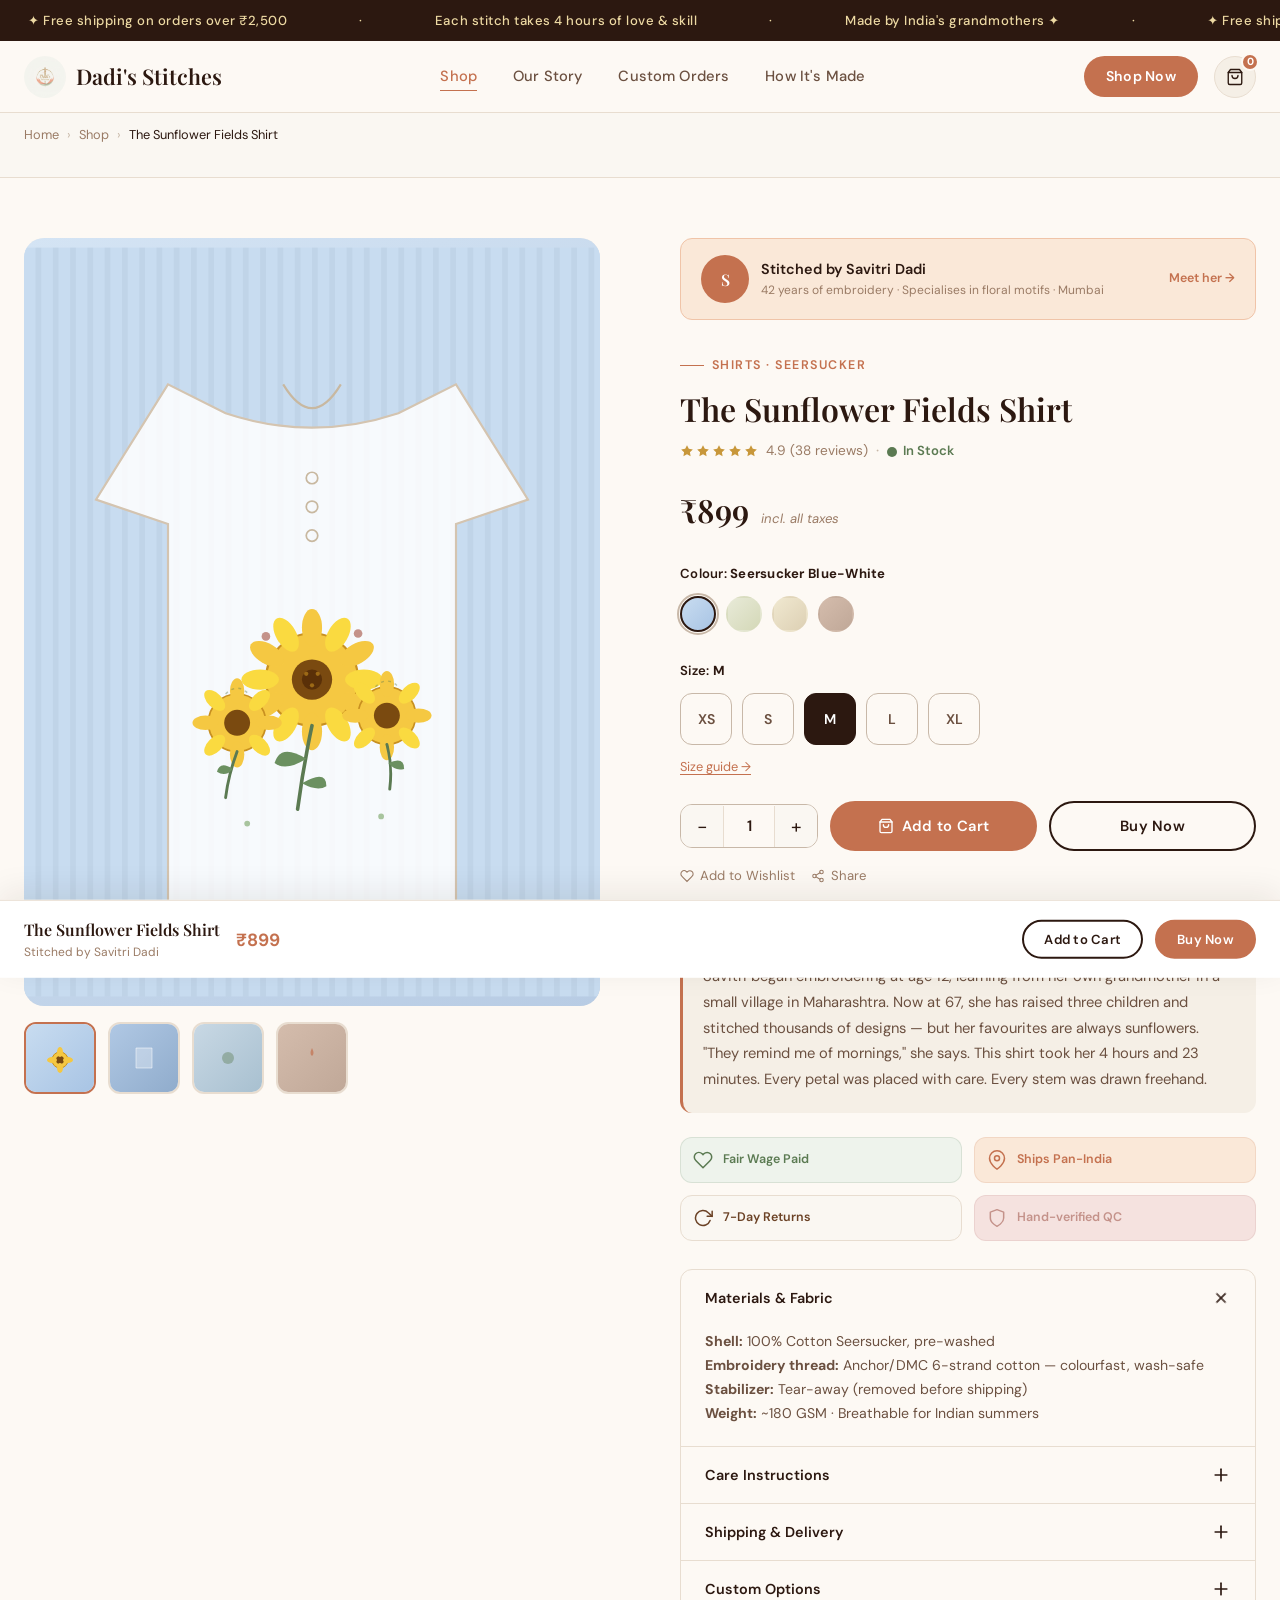
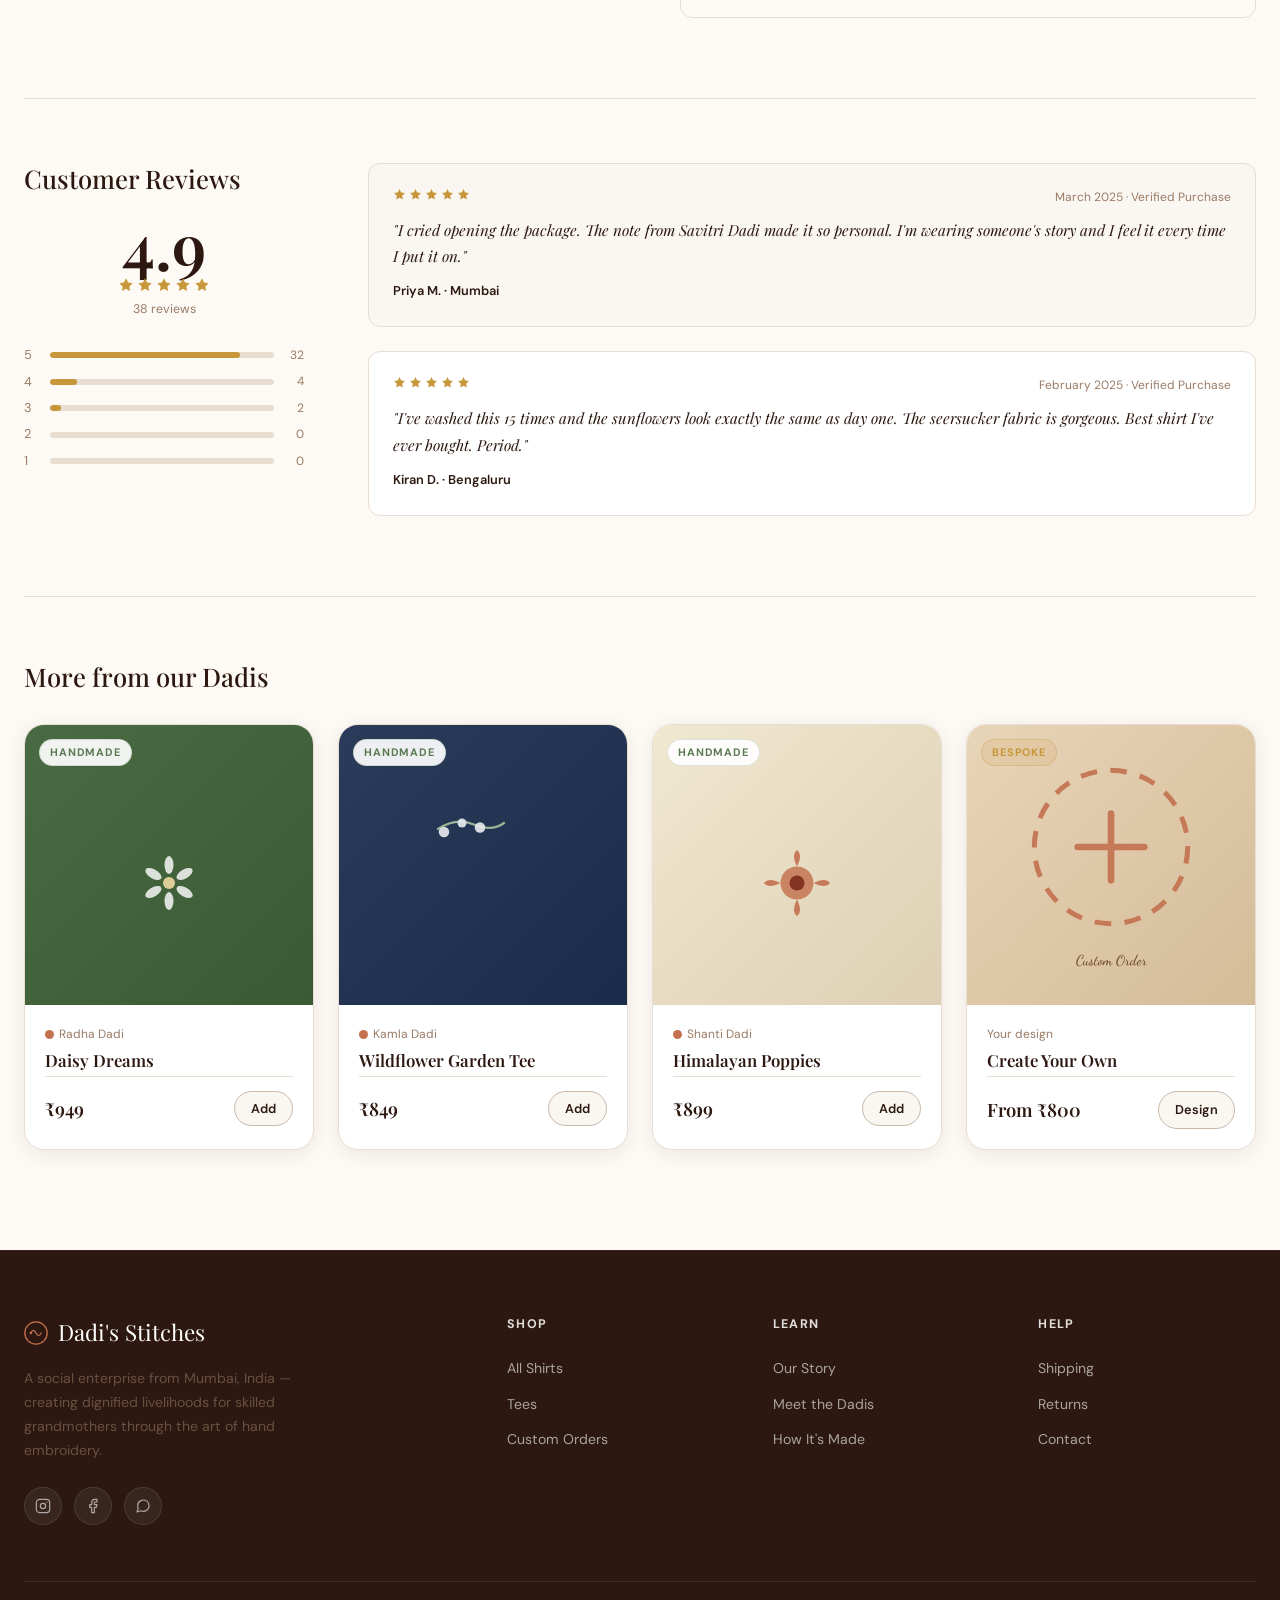
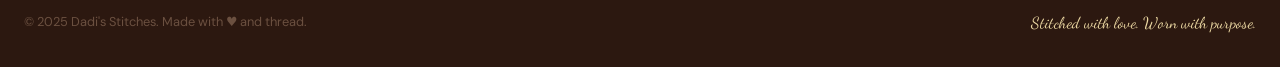
<file: website/product.html>
<!DOCTYPE html>
<html lang="en">
<head>
  <meta charset="UTF-8" />
  <meta name="viewport" content="width=device-width, initial-scale=1.0" />
  <title>The Sunflower Fields Shirt — Dadi's Stitches</title>
  <meta name="description" content="Hand-embroidered Sunflower Fields Shirt. Stitched by Savitri Dadi over 4 hours of patient craft. Seersucker fabric. ₹899." />
  <link rel="stylesheet" href="styles.css" />
  <style>
    .bg-seersucker { background: repeating-linear-gradient(0deg, rgba(255,255,255,0) 0px, rgba(255,255,255,0) 8px, rgba(180,200,220,.3) 8px, rgba(180,200,220,.3) 10px), linear-gradient(135deg, #C8DCF0 0%, #A8C4E4 100%); }
    .bg-alt1 { background: linear-gradient(135deg, #B0C8E4 0%, #90ACCC 100%); }
    .bg-alt2 { background: linear-gradient(135deg, #C8D8E4 0%, #A8C0D0 100%); }
    .bg-alt3 { background: linear-gradient(135deg, #D4BCAC 0%, #C0A898 100%); }

    .qty-selector {
      display: flex;
      align-items: center;
      border: 1.5px solid var(--border-dark);
      border-radius: var(--radius-md);
      overflow: hidden;
      width: fit-content;
    }
    .qty-btn {
      width: 42px;
      height: 42px;
      background: var(--cream);
      border: none;
      font-size: 1.2rem;
      cursor: pointer;
      color: var(--brown-dark);
      display: flex;
      align-items: center;
      justify-content: center;
      transition: background var(--transition);
    }
    .qty-btn:hover { background: var(--peach-light); }
    .qty-num {
      width: 52px;
      text-align: center;
      font-size: 0.95rem;
      font-weight: 600;
      color: var(--brown-dark);
      border-left: 1px solid var(--border);
      border-right: 1px solid var(--border);
      padding: 8px 0;
    }
    .color-swatches {
      display: flex;
      gap: 10px;
      margin: 12px 0 28px;
    }
    .color-swatch {
      width: 36px;
      height: 36px;
      border-radius: 50%;
      border: 2px solid transparent;
      cursor: pointer;
      transition: all var(--transition);
      position: relative;
    }
    .color-swatch.active {
      border-color: var(--brown-dark);
    }
    .color-swatch.active::after {
      content: '';
      position: absolute;
      inset: -5px;
      border-radius: 50%;
      border: 2px solid var(--border-dark);
    }
    .rating-bar {
      display: flex;
      align-items: center;
      gap: 6px;
      margin-bottom: 6px;
    }
    .rating-label { font-size: 0.8rem; color: var(--text-light); width: 20px; }
    .rating-track {
      flex: 1;
      height: 6px;
      background: var(--border);
      border-radius: 3px;
      overflow: hidden;
    }
    .rating-fill { height: 100%; background: var(--gold); border-radius: 3px; }
    .rating-count { font-size: 0.75rem; color: var(--text-light); width: 24px; text-align: right; }
    .related-grid { display: grid; grid-template-columns: repeat(4,1fr); gap: 24px; }
    @media (max-width: 768px) {
      .related-grid { grid-template-columns: repeat(2,1fr); }
    }
    @media (max-width: 480px) {
      .related-grid { grid-template-columns: 1fr 1fr; gap: 16px; }
    }
    .sticky-buy-bar {
      position: fixed;
      bottom: 0;
      left: 0;
      right: 0;
      background: white;
      border-top: 1px solid var(--border);
      padding: 16px 24px;
      display: flex;
      align-items: center;
      justify-content: space-between;
      gap: 16px;
      z-index: 50;
      transform: translateY(100%);
      transition: transform var(--transition);
      box-shadow: 0 -8px 32px rgba(44,24,16,.08);
    }
    .sticky-buy-bar.visible { transform: translateY(0); }
    .sticky-buy-info { display: flex; align-items: center; gap: 16px; }
    .sticky-buy-name { font-family: var(--font-serif); font-size: 1rem; font-weight: 600; color: var(--brown-dark); }
    .sticky-buy-price { font-size: 1.1rem; font-weight: 700; color: var(--terracotta); }
    .sticky-buy-actions { display: flex; gap: 12px; }
  </style>
</head>
<body>

<!-- SCROLL PROGRESS BAR -->
<div class="scroll-progress" id="scrollProgress"></div>

<!-- ANNOUNCEMENT BAR -->
<div class="announcement-bar">
  <div class="announcement-bar-inner">
    <span>✦ Free shipping on orders over ₹2,500</span><span>·</span>
    <span>Each stitch takes 4 hours of love &amp; skill</span><span>·</span>
    <span>Made by India's grandmothers ✦</span><span>·</span>
    <span>✦ Free shipping on orders over ₹2,500</span><span>·</span>
    <span>Each stitch takes 4 hours of love &amp; skill</span><span>·</span>
    <span>Made by India's grandmothers ✦</span><span>·</span>
  </div>
</div>

<!-- NAV -->
<nav class="nav">
  <div class="nav-inner">
    <a href="index.html" class="nav-logo">
      <img src="logo.jpeg" alt="Dadi's Stitches" class="nav-logo-img" />
      Dadi's Stitches
    </a>
    <div class="nav-links">
      <a href="shop.html" class="active">Shop</a>
      <a href="our-story.html">Our Story</a>
      <a href="custom-order.html">Custom Orders</a>
      <a href="index.html#process">How It's Made</a>
    </div>
    <div class="nav-actions">
      <a href="shop.html" class="nav-cta">Shop Now</a>
      <button class="nav-cart" aria-label="Cart" id="cartBtn">
        <svg width="18" height="18" viewBox="0 0 24 24" fill="none" stroke="currentColor" stroke-width="1.8" stroke-linecap="round" stroke-linejoin="round"><path d="M6 2L3 6v14a2 2 0 002 2h14a2 2 0 002-2V6l-3-4z"/><line x1="3" y1="6" x2="21" y2="6"/><path d="M16 10a4 4 0 01-8 0"/></svg>
        <span class="cart-badge">0</span>
      </button>
      <button class="nav-hamburger" onclick="openMenu()" aria-label="Menu">
        <span></span><span></span><span></span>
      </button>
    </div>
  </div>
</nav>

<!-- MOBILE MENU -->
<div class="mobile-menu" id="mobileMenu">
  <div class="mobile-menu-head">
    <a href="index.html" class="nav-logo" style="font-size:1.2rem;">
      <img src="logo.jpeg" alt="Dadi's Stitches" class="nav-logo-img" />
      Dadi's Stitches
    </a>
    <button class="mobile-close" onclick="closeMenu()">
      <svg width="24" height="24" viewBox="0 0 24 24" fill="none" stroke="currentColor" stroke-width="2" stroke-linecap="round"><line x1="18" y1="6" x2="6" y2="18"/><line x1="6" y1="6" x2="18" y2="18"/></svg>
    </button>
  </div>
  <div class="mobile-menu-links">
    <a href="shop.html" onclick="closeMenu()">Shop</a>
    <a href="our-story.html" onclick="closeMenu()">Our Story</a>
    <a href="custom-order.html" onclick="closeMenu()">Custom Orders</a>
  </div>
</div>

<!-- BREADCRUMB -->
<div style="background:var(--cream); border-bottom:1px solid var(--border); padding:12px 0;">
  <div class="container">
    <div class="breadcrumb" style="justify-content:flex-start;">
      <a href="index.html">Home</a>
      <span>›</span>
      <a href="shop.html">Shop</a>
      <span>›</span>
      <span style="color:var(--text-dark);">The Sunflower Fields Shirt</span>
    </div>
  </div>
</div>

<!-- PRODUCT DETAIL -->
<section class="product-detail">
  <div class="container">
    <div class="product-detail-grid">

      <!-- Left: Images -->
      <div class="product-images">
        <div class="product-main-image reveal-left" id="mainImage">
          <!-- Main product art -->
          <svg width="100%" height="100%" viewBox="0 0 400 520" fill="none" xmlns="http://www.w3.org/2000/svg" style="background:linear-gradient(145deg,#D4E4F4 0%,#B8CCE4 100%);">
            <!-- Seersucker stripes -->
            <rect width="400" height="520" fill="url(#stripes)"/>
            <defs>
              <pattern id="stripes" x="0" y="0" width="12" height="1" patternUnits="userSpaceOnUse">
                <rect width="12" height="520" fill="#C8DCF0"/>
                <rect x="8" width="4" height="520" fill="rgba(180,200,220,.4)"/>
              </pattern>
            </defs>
            <!-- Shirt shape -->
            <path d="M100 95 L50 175 L100 192 L100 470 L300 470 L300 192 L350 175 L300 95 L260 115 Q200 135 140 115 Z" fill="rgba(255,255,255,0.85)" stroke="#D4C4B0" stroke-width="1.5"/>
            <!-- Collar -->
            <path d="M180 95 Q200 128 220 95" fill="none" stroke="#C8B8A0" stroke-width="1.5"/>
            <!-- Buttons -->
            <circle cx="200" cy="160" r="4" fill="none" stroke="#C8B8A0" stroke-width="1.2"/>
            <circle cx="200" cy="180" r="4" fill="none" stroke="#C8B8A0" stroke-width="1.2"/>
            <circle cx="200" cy="200" r="4" fill="none" stroke="#C8B8A0" stroke-width="1.2"/>
            <!-- Main sunflower -->
            <circle cx="200" cy="300" r="32" fill="#F5C842" stroke="#C89020" stroke-width="1.5"/>
            <circle cx="200" cy="300" r="14" fill="#7A4A10"/>
            <circle cx="200" cy="300" r="7" fill="#5A3008"/>
            <!-- Dots on center -->
            <circle cx="196" cy="296" r="1.5" fill="#C89020" opacity="0.6"/>
            <circle cx="204" cy="296" r="1.5" fill="#C89020" opacity="0.6"/>
            <circle cx="200" cy="304" r="1.5" fill="#C89020" opacity="0.6"/>
            <!-- Petals -->
            <ellipse cx="200" cy="264" rx="7" ry="13" fill="#F5C842" transform="rotate(0 200 300)"/>
            <ellipse cx="200" cy="264" rx="7" ry="13" fill="#FADA40" transform="rotate(30 200 300)"/>
            <ellipse cx="200" cy="264" rx="7" ry="13" fill="#F5C842" transform="rotate(60 200 300)"/>
            <ellipse cx="200" cy="264" rx="7" ry="13" fill="#FADA40" transform="rotate(90 200 300)"/>
            <ellipse cx="200" cy="264" rx="7" ry="13" fill="#F5C842" transform="rotate(120 200 300)"/>
            <ellipse cx="200" cy="264" rx="7" ry="13" fill="#FADA40" transform="rotate(150 200 300)"/>
            <ellipse cx="200" cy="264" rx="7" ry="13" fill="#F5C842" transform="rotate(180 200 300)"/>
            <ellipse cx="200" cy="264" rx="7" ry="13" fill="#FADA40" transform="rotate(210 200 300)"/>
            <ellipse cx="200" cy="264" rx="7" ry="13" fill="#F5C842" transform="rotate(240 200 300)"/>
            <ellipse cx="200" cy="264" rx="7" ry="13" fill="#FADA40" transform="rotate(270 200 300)"/>
            <ellipse cx="200" cy="264" rx="7" ry="13" fill="#F5C842" transform="rotate(300 200 300)"/>
            <ellipse cx="200" cy="264" rx="7" ry="13" fill="#FADA40" transform="rotate(330 200 300)"/>
            <!-- Stem -->
            <path d="M200 332 Q194 360 190 390" stroke="#5B7A52" stroke-width="2.5" fill="none" stroke-linecap="round"/>
            <!-- Leaves -->
            <path d="M196 355 Q178 344 174 358 Q182 364 196 355Z" fill="#6B9060"/>
            <path d="M193 372 Q210 362 210 374 Q204 378 193 372Z" fill="#6B9060"/>
            <!-- Side sunflowers -->
            <circle cx="148" cy="330" r="20" fill="#F5C842" stroke="#C89020" stroke-width="1.2"/>
            <circle cx="148" cy="330" r="9" fill="#7A4A10"/>
            <ellipse cx="148" cy="308" rx="5" ry="9" fill="#F5C842" transform="rotate(0 148 330)"/>
            <ellipse cx="148" cy="308" rx="5" ry="9" fill="#FADA40" transform="rotate(45 148 330)"/>
            <ellipse cx="148" cy="308" rx="5" ry="9" fill="#F5C842" transform="rotate(90 148 330)"/>
            <ellipse cx="148" cy="308" rx="5" ry="9" fill="#FADA40" transform="rotate(135 148 330)"/>
            <ellipse cx="148" cy="308" rx="5" ry="9" fill="#F5C842" transform="rotate(180 148 330)"/>
            <ellipse cx="148" cy="308" rx="5" ry="9" fill="#FADA40" transform="rotate(225 148 330)"/>
            <ellipse cx="148" cy="308" rx="5" ry="9" fill="#F5C842" transform="rotate(270 148 330)"/>
            <ellipse cx="148" cy="308" rx="5" ry="9" fill="#FADA40" transform="rotate(315 148 330)"/>
            <path d="M148 350 Q142 366 140 382" stroke="#5B7A52" stroke-width="2" fill="none" stroke-linecap="round"/>
            <path d="M145 362 Q136 356 134 364 Q140 368 145 362Z" fill="#6B9060"/>
            <circle cx="252" cy="325" r="20" fill="#F5C842" stroke="#C89020" stroke-width="1.2"/>
            <circle cx="252" cy="325" r="9" fill="#7A4A10"/>
            <ellipse cx="252" cy="303" rx="5" ry="9" fill="#F5C842" transform="rotate(0 252 325)"/>
            <ellipse cx="252" cy="303" rx="5" ry="9" fill="#FADA40" transform="rotate(45 252 325)"/>
            <ellipse cx="252" cy="303" rx="5" ry="9" fill="#F5C842" transform="rotate(90 252 325)"/>
            <ellipse cx="252" cy="303" rx="5" ry="9" fill="#FADA40" transform="rotate(135 252 325)"/>
            <ellipse cx="252" cy="303" rx="5" ry="9" fill="#F5C842" transform="rotate(180 252 325)"/>
            <ellipse cx="252" cy="303" rx="5" ry="9" fill="#FADA40" transform="rotate(225 252 325)"/>
            <ellipse cx="252" cy="303" rx="5" ry="9" fill="#F5C842" transform="rotate(270 252 325)"/>
            <ellipse cx="252" cy="303" rx="5" ry="9" fill="#FADA40" transform="rotate(315 252 325)"/>
            <path d="M252 345 Q256 360 254 376" stroke="#5B7A52" stroke-width="2" fill="none" stroke-linecap="round"/>
            <path d="M253 358 Q264 353 264 362 Q258 364 253 358Z" fill="#6B9060"/>
            <!-- Tiny accent dots -->
            <circle cx="168" cy="270" r="3" fill="#C4928A"/>
            <circle cx="232" cy="268" r="3" fill="#C4928A"/>
            <circle cx="155" cy="400" r="2" fill="#A8C49E"/>
            <circle cx="248" cy="395" r="2" fill="#A8C49E"/>
            <!-- Thread detail stitch marks -->
            <path d="M140 310 Q148 302 156 310" stroke="rgba(91,122,82,.4)" stroke-width="1" fill="none" stroke-dasharray="2 3"/>
            <path d="M244 305 Q252 297 260 305" stroke="rgba(91,122,82,.4)" stroke-width="1" fill="none" stroke-dasharray="2 3"/>
            <!-- Label tag at bottom -->
            <rect x="182" y="455" width="36" height="14" rx="3" fill="rgba(107,66,38,.15)" stroke="rgba(107,66,38,.2)" stroke-width="1"/>
            <text x="200" y="465" text-anchor="middle" font-size="6" fill="rgba(107,66,38,.5)" font-family="sans-serif">DADI'S</text>
          </svg>
        </div>
        <!-- Thumbnails -->
        <div class="product-thumbs">
          <div class="product-thumb active" onclick="switchThumb(0)">
            <div style="width:100%;height:100%;background:linear-gradient(135deg,#C8DCF0,#A8C4E4);display:flex;align-items:center;justify-content:center;">
              <svg width="32" height="36" viewBox="0 0 32 36" fill="none"><circle cx="16" cy="20" r="8" fill="#F5C842" stroke="#C89020" stroke-width="1"/><circle cx="16" cy="20" r="4" fill="#7A4A10"/><ellipse cx="16" cy="12" rx="3" ry="5" fill="#F5C842" transform="rotate(0 16 20)"/><ellipse cx="16" cy="12" rx="3" ry="5" fill="#F5C842" transform="rotate(90 16 20)"/><ellipse cx="16" cy="12" rx="3" ry="5" fill="#F5C842" transform="rotate(180 16 20)"/><ellipse cx="16" cy="12" rx="3" ry="5" fill="#F5C842" transform="rotate(270 16 20)"/></svg>
            </div>
          </div>
          <div class="product-thumb" onclick="switchThumb(1)">
            <div style="width:100%;height:100%;background:linear-gradient(135deg,#B0C8E4,#90ACCC);display:flex;align-items:center;justify-content:center;">
              <svg width="32" height="36" viewBox="0 0 32 36" fill="none"><path d="M8 8 L8 28 L24 28 L24 8 Z" fill="rgba(255,255,255,0.3)" stroke="rgba(255,255,255,0.5)" stroke-width="1"/></svg>
            </div>
          </div>
          <div class="product-thumb" onclick="switchThumb(2)">
            <div style="width:100%;height:100%;background:linear-gradient(135deg,#C8D8E4,#A8C0D0);display:flex;align-items:center;justify-content:center;">
              <svg width="32" height="36" viewBox="0 0 32 36" fill="none"><circle cx="16" cy="18" r="6" fill="#5B7A52" opacity="0.4"/></svg>
            </div>
          </div>
          <div class="product-thumb" onclick="switchThumb(3)">
            <div style="width:100%;height:100%;background:linear-gradient(135deg,#D4BCAC,#C0A898);display:flex;align-items:center;justify-content:center;">
              <svg width="32" height="36" viewBox="0 0 32 36" fill="none"><path d="M16 8 Q13 14 16 16 Q19 14 16 8Z" fill="#C4714F" opacity="0.7"/></svg>
            </div>
          </div>
        </div>
      </div>

      <!-- Right: Product Info -->
      <div class="reveal-right">
        <!-- Dadi Credit -->
        <div class="product-info-dadi">
          <div class="dadi-avatar">S</div>
          <div>
            <div class="dadi-name">Stitched by Savitri Dadi</div>
            <div class="dadi-cred">42 years of embroidery · Specialises in floral motifs · Mumbai</div>
          </div>
          <a href="our-story.html#savitri" style="margin-left:auto; font-size:0.78rem; color:var(--terracotta); font-weight:600; white-space:nowrap;">Meet her →</a>
        </div>

        <div class="section-label">Shirts · Seersucker</div>
        <h1 style="font-size:2rem; margin-bottom:10px; line-height:1.2;">The Sunflower Fields Shirt</h1>

        <!-- Rating -->
        <div style="display:flex; align-items:center; gap:8px; margin-bottom:20px;">
          <div style="display:flex; gap:2px;">
            <svg width="14" height="14" viewBox="0 0 24 24" fill="#C8973A"><polygon points="12 2 15.09 8.26 22 9.27 17 14.14 18.18 21.02 12 17.77 5.82 21.02 7 14.14 2 9.27 8.91 8.26 12 2"/></svg>
            <svg width="14" height="14" viewBox="0 0 24 24" fill="#C8973A"><polygon points="12 2 15.09 8.26 22 9.27 17 14.14 18.18 21.02 12 17.77 5.82 21.02 7 14.14 2 9.27 8.91 8.26 12 2"/></svg>
            <svg width="14" height="14" viewBox="0 0 24 24" fill="#C8973A"><polygon points="12 2 15.09 8.26 22 9.27 17 14.14 18.18 21.02 12 17.77 5.82 21.02 7 14.14 2 9.27 8.91 8.26 12 2"/></svg>
            <svg width="14" height="14" viewBox="0 0 24 24" fill="#C8973A"><polygon points="12 2 15.09 8.26 22 9.27 17 14.14 18.18 21.02 12 17.77 5.82 21.02 7 14.14 2 9.27 8.91 8.26 12 2"/></svg>
            <svg width="14" height="14" viewBox="0 0 24 24" fill="#C8973A"><polygon points="12 2 15.09 8.26 22 9.27 17 14.14 18.18 21.02 12 17.77 5.82 21.02 7 14.14 2 9.27 8.91 8.26 12 2"/></svg>
          </div>
          <span style="font-size:0.85rem; color:var(--text-light);">4.9 (38 reviews)</span>
          <span style="color:var(--border-dark);">·</span>
          <span style="font-size:0.82rem; color:var(--sage); font-weight:600;">
            <svg width="10" height="10" viewBox="0 0 10 10" fill="currentColor" style="display:inline;vertical-align:middle;margin-right:3px;"><circle cx="5" cy="5" r="5"/></svg>
            In Stock
          </span>
        </div>

        <!-- Price -->
        <div class="product-price-wrap">
          <div class="product-price-main">₹899</div>
          <span style="font-size:0.82rem; color:var(--text-light); font-style:italic;">incl. all taxes</span>
        </div>

        <!-- Colour -->
        <div class="form-label" style="margin-bottom:8px;">Colour: <strong>Seersucker Blue-White</strong></div>
        <div class="color-swatches">
          <div class="color-swatch active" style="background:linear-gradient(135deg,#C8DCF0,#A8C4E4);" title="Seersucker Blue"></div>
          <div class="color-swatch" style="background:linear-gradient(135deg,#E8EAD8,#D4D8B8);" title="Sage White" onclick="this.closest('.color-swatches').querySelectorAll('.color-swatch').forEach(s=>s.classList.remove('active')); this.classList.add('active');"></div>
          <div class="color-swatch" style="background:linear-gradient(135deg,#F0E8D0,#DDD0B4);" title="Linen Cream" onclick="this.closest('.color-swatches').querySelectorAll('.color-swatch').forEach(s=>s.classList.remove('active')); this.classList.add('active');"></div>
          <div class="color-swatch" style="background:linear-gradient(135deg,#D4BCAC,#C0A898);" title="Warm Tan" onclick="this.closest('.color-swatches').querySelectorAll('.color-swatch').forEach(s=>s.classList.remove('active')); this.classList.add('active');"></div>
        </div>

        <!-- Size -->
        <div class="form-label" style="margin-bottom:8px;">Size: <strong id="selectedSize">Select a size</strong></div>
        <div class="size-grid">
          <button class="size-btn" onclick="selectSize('XS', this)">XS</button>
          <button class="size-btn" onclick="selectSize('S', this)">S</button>
          <button class="size-btn active" onclick="selectSize('M', this)">M</button>
          <button class="size-btn" onclick="selectSize('L', this)">L</button>
          <button class="size-btn" onclick="selectSize('XL', this)">XL</button>
        </div>
        <a href="#" style="font-size:0.8rem; color:var(--terracotta); text-decoration:underline; text-underline-offset:3px; display:block; margin-top:-16px; margin-bottom:24px;">Size guide →</a>

        <!-- Quantity + Add to Cart -->
        <div style="display:flex; gap:12px; align-items:center; margin-bottom:16px; flex-wrap:wrap;">
          <div class="qty-selector">
            <button class="qty-btn" onclick="changeQty(-1)">−</button>
            <span class="qty-num" id="qty">1</span>
            <button class="qty-btn" onclick="changeQty(1)">+</button>
          </div>
          <button class="btn btn-primary" style="flex:1; min-width:160px;" onclick="addToCart()">
            <svg width="16" height="16" viewBox="0 0 24 24" fill="none" stroke="currentColor" stroke-width="2" stroke-linecap="round" stroke-linejoin="round"><path d="M6 2L3 6v14a2 2 0 002 2h14a2 2 0 002-2V6l-3-4z"/><line x1="3" y1="6" x2="21" y2="6"/><path d="M16 10a4 4 0 01-8 0"/></svg>
            Add to Cart
          </button>
          <button class="btn btn-ghost" style="flex:1; min-width:160px;" onclick="buyNow()">Buy Now</button>
        </div>

        <!-- Wishlist + Share -->
        <div style="display:flex; gap:16px; margin-bottom:28px;">
          <button style="display:flex; align-items:center; gap:6px; background:none; border:none; cursor:pointer; font-size:0.82rem; color:var(--text-light); padding:0; transition:color 0.2s;" onmouseenter="this.style.color='var(--dusty-rose)'" onmouseleave="this.style.color='var(--text-light)'">
            <svg width="14" height="14" viewBox="0 0 24 24" fill="none" stroke="currentColor" stroke-width="1.8" stroke-linecap="round"><path d="M20.84 4.61a5.5 5.5 0 00-7.78 0L12 5.67l-1.06-1.06a5.5 5.5 0 00-7.78 7.78l1.06 1.06L12 21.23l7.78-7.78 1.06-1.06a5.5 5.5 0 000-7.78z"/></svg>
            Add to Wishlist
          </button>
          <button style="display:flex; align-items:center; gap:6px; background:none; border:none; cursor:pointer; font-size:0.82rem; color:var(--text-light); padding:0; transition:color 0.2s;" onmouseenter="this.style.color='var(--terracotta)'" onmouseleave="this.style.color='var(--text-light)'">
            <svg width="14" height="14" viewBox="0 0 24 24" fill="none" stroke="currentColor" stroke-width="1.8" stroke-linecap="round" stroke-linejoin="round"><circle cx="18" cy="5" r="3"/><circle cx="6" cy="12" r="3"/><circle cx="18" cy="19" r="3"/><line x1="8.59" y1="13.51" x2="15.42" y2="17.49"/><line x1="15.41" y1="6.51" x2="8.59" y2="10.49"/></svg>
            Share
          </button>
        </div>

        <!-- Dadi Story -->
        <div class="product-story-text">
          <strong style="display:block; margin-bottom:6px; font-family:var(--font-serif); color:var(--brown-dark);">Savitri Dadi's Story</strong>
          Savitri began embroidering at age 12, learning from her own grandmother in a small village in Maharashtra. Now at 67, she has raised three children and stitched thousands of designs — but her favourites are always sunflowers. "They remind me of mornings," she says. This shirt took her 4 hours and 23 minutes. Every petal was placed with care. Every stem was drawn freehand.
        </div>

        <!-- Trust badges -->
        <div style="display:grid; grid-template-columns:1fr 1fr; gap:12px; margin-bottom:28px;">
          <div style="display:flex; align-items:center; gap:10px; padding:12px; background:var(--sage-bg); border-radius:var(--radius-md); border:1px solid rgba(91,122,82,.15);">
            <svg width="20" height="20" viewBox="0 0 24 24" fill="none" stroke="var(--sage)" stroke-width="1.8" stroke-linecap="round" stroke-linejoin="round"><path d="M20.84 4.61a5.5 5.5 0 00-7.78 0L12 5.67l-1.06-1.06a5.5 5.5 0 00-7.78 7.78l1.06 1.06L12 21.23l7.78-7.78 1.06-1.06a5.5 5.5 0 000-7.78z"/></svg>
            <span style="font-size:0.78rem; color:var(--sage); font-weight:600;">Fair Wage Paid</span>
          </div>
          <div style="display:flex; align-items:center; gap:10px; padding:12px; background:var(--peach-light); border-radius:var(--radius-md); border:1px solid rgba(196,113,79,.15);">
            <svg width="20" height="20" viewBox="0 0 24 24" fill="none" stroke="var(--terracotta)" stroke-width="1.8" stroke-linecap="round" stroke-linejoin="round"><path d="M21 10c0 7-9 13-9 13s-9-6-9-13a9 9 0 0118 0z"/><circle cx="12" cy="10" r="3"/></svg>
            <span style="font-size:0.78rem; color:var(--terracotta); font-weight:600;">Ships Pan-India</span>
          </div>
          <div style="display:flex; align-items:center; gap:10px; padding:12px; background:var(--cream); border-radius:var(--radius-md); border:1px solid var(--border);">
            <svg width="20" height="20" viewBox="0 0 24 24" fill="none" stroke="var(--brown-mid)" stroke-width="1.8" stroke-linecap="round" stroke-linejoin="round"><polyline points="23 4 23 10 17 10"/><path d="M20.49 15a9 9 0 1 1-2.12-9.36L23 10"/></svg>
            <span style="font-size:0.78rem; color:var(--brown-mid); font-weight:600;">7-Day Returns</span>
          </div>
          <div style="display:flex; align-items:center; gap:10px; padding:12px; background:var(--rose-light); border-radius:var(--radius-md); border:1px solid rgba(196,146,138,.2);">
            <svg width="20" height="20" viewBox="0 0 24 24" fill="none" stroke="var(--dusty-rose)" stroke-width="1.8" stroke-linecap="round" stroke-linejoin="round"><path d="M12 22s8-4 8-10V5l-8-3-8 3v7c0 6 8 10 8 10z"/></svg>
            <span style="font-size:0.78rem; color:var(--dusty-rose); font-weight:600;">Hand-verified QC</span>
          </div>
        </div>

        <!-- Accordion -->
        <div class="accordion">
          <div class="accordion-item open">
            <button class="accordion-trigger" onclick="toggleAccordion(this)">
              Materials & Fabric
              <svg class="accordion-icon" width="20" height="20" viewBox="0 0 24 24" fill="none" stroke="currentColor" stroke-width="2" stroke-linecap="round"><line x1="12" y1="5" x2="12" y2="19"/><line x1="5" y1="12" x2="19" y2="12"/></svg>
            </button>
            <div class="accordion-body">
              <div class="accordion-body-inner">
                <strong>Shell:</strong> 100% Cotton Seersucker, pre-washed<br/>
                <strong>Embroidery thread:</strong> Anchor/DMC 6-strand cotton — colourfast, wash-safe<br/>
                <strong>Stabilizer:</strong> Tear-away (removed before shipping)<br/>
                <strong>Weight:</strong> ~180 GSM · Breathable for Indian summers
              </div>
            </div>
          </div>
          <div class="accordion-item">
            <button class="accordion-trigger" onclick="toggleAccordion(this)">
              Care Instructions
              <svg class="accordion-icon" width="20" height="20" viewBox="0 0 24 24" fill="none" stroke="currentColor" stroke-width="2" stroke-linecap="round"><line x1="12" y1="5" x2="12" y2="19"/><line x1="5" y1="12" x2="19" y2="12"/></svg>
            </button>
            <div class="accordion-body">
              <div class="accordion-body-inner">
                · Machine wash cold (30°C), gentle cycle<br/>
                · Turn inside-out before washing<br/>
                · Do not bleach<br/>
                · Iron on low heat, avoid embroidery<br/>
                · Lay flat to dry — preserves the embroidery
              </div>
            </div>
          </div>
          <div class="accordion-item">
            <button class="accordion-trigger" onclick="toggleAccordion(this)">
              Shipping & Delivery
              <svg class="accordion-icon" width="20" height="20" viewBox="0 0 24 24" fill="none" stroke="currentColor" stroke-width="2" stroke-linecap="round"><line x1="12" y1="5" x2="12" y2="19"/><line x1="5" y1="12" x2="19" y2="12"/></svg>
            </button>
            <div class="accordion-body">
              <div class="accordion-body-inner">
                · Local (Mumbai): ₹99 · 2-3 days<br/>
                · Regional: ₹199 · 3-5 days<br/>
                · National: ₹299 · 5-7 days<br/>
                · <strong>Free shipping on orders over ₹2,500</strong><br/>
                · Rush delivery available for ₹100-200 extra
              </div>
            </div>
          </div>
          <div class="accordion-item">
            <button class="accordion-trigger" onclick="toggleAccordion(this)">
              Custom Options
              <svg class="accordion-icon" width="20" height="20" viewBox="0 0 24 24" fill="none" stroke="currentColor" stroke-width="2" stroke-linecap="round"><line x1="12" y1="5" x2="12" y2="19"/><line x1="5" y1="12" x2="19" y2="12"/></svg>
            </button>
            <div class="accordion-body">
              <div class="accordion-body-inner">
                Want a different colourway? A name or date added? Or a completely different design?<br/>
                <a href="custom-order.html" style="color:var(--terracotta); font-weight:600;">Start a custom order →</a>
              </div>
            </div>
          </div>
        </div>
      </div>
    </div>

    <!-- Reviews Section -->
    <div style="margin-top:80px; padding-top:64px; border-top:1px solid var(--border);" class="reveal">
      <div style="display:grid; grid-template-columns:280px 1fr; gap:64px; align-items:start;">
        <div>
          <h3 style="margin-bottom:20px;">Customer Reviews</h3>
          <div style="text-align:center; margin-bottom:24px;">
            <div style="font-family:var(--font-serif); font-size:4rem; font-weight:600; color:var(--brown-dark); line-height:1;">4.9</div>
            <div style="display:flex; justify-content:center; gap:3px; margin-bottom:6px;">
              <svg width="16" height="16" viewBox="0 0 24 24" fill="#C8973A"><polygon points="12 2 15.09 8.26 22 9.27 17 14.14 18.18 21.02 12 17.77 5.82 21.02 7 14.14 2 9.27 8.91 8.26 12 2"/></svg>
              <svg width="16" height="16" viewBox="0 0 24 24" fill="#C8973A"><polygon points="12 2 15.09 8.26 22 9.27 17 14.14 18.18 21.02 12 17.77 5.82 21.02 7 14.14 2 9.27 8.91 8.26 12 2"/></svg>
              <svg width="16" height="16" viewBox="0 0 24 24" fill="#C8973A"><polygon points="12 2 15.09 8.26 22 9.27 17 14.14 18.18 21.02 12 17.77 5.82 21.02 7 14.14 2 9.27 8.91 8.26 12 2"/></svg>
              <svg width="16" height="16" viewBox="0 0 24 24" fill="#C8973A"><polygon points="12 2 15.09 8.26 22 9.27 17 14.14 18.18 21.02 12 17.77 5.82 21.02 7 14.14 2 9.27 8.91 8.26 12 2"/></svg>
              <svg width="16" height="16" viewBox="0 0 24 24" fill="#C8973A"><polygon points="12 2 15.09 8.26 22 9.27 17 14.14 18.18 21.02 12 17.77 5.82 21.02 7 14.14 2 9.27 8.91 8.26 12 2"/></svg>
            </div>
            <p style="font-size:0.78rem; color:var(--text-light);">38 reviews</p>
          </div>
          <div>
            <div class="rating-bar"><span class="rating-label">5</span><div class="rating-track"><div class="rating-fill" style="width:85%"></div></div><span class="rating-count">32</span></div>
            <div class="rating-bar"><span class="rating-label">4</span><div class="rating-track"><div class="rating-fill" style="width:12%"></div></div><span class="rating-count">4</span></div>
            <div class="rating-bar"><span class="rating-label">3</span><div class="rating-track"><div class="rating-fill" style="width:5%"></div></div><span class="rating-count">2</span></div>
            <div class="rating-bar"><span class="rating-label">2</span><div class="rating-track"><div class="rating-fill" style="width:0%"></div></div><span class="rating-count">0</span></div>
            <div class="rating-bar"><span class="rating-label">1</span><div class="rating-track"><div class="rating-fill" style="width:0%"></div></div><span class="rating-count">0</span></div>
          </div>
        </div>
        <div style="display:flex; flex-direction:column; gap:24px;">
          <div style="padding:24px; background:var(--cream); border-radius:var(--radius-md); border:1px solid var(--border);">
            <div style="display:flex; justify-content:space-between; margin-bottom:10px;">
              <div style="display:flex; gap:3px;"><svg width="13" height="13" viewBox="0 0 24 24" fill="#C8973A"><polygon points="12 2 15.09 8.26 22 9.27 17 14.14 18.18 21.02 12 17.77 5.82 21.02 7 14.14 2 9.27 8.91 8.26 12 2"/></svg><svg width="13" height="13" viewBox="0 0 24 24" fill="#C8973A"><polygon points="12 2 15.09 8.26 22 9.27 17 14.14 18.18 21.02 12 17.77 5.82 21.02 7 14.14 2 9.27 8.91 8.26 12 2"/></svg><svg width="13" height="13" viewBox="0 0 24 24" fill="#C8973A"><polygon points="12 2 15.09 8.26 22 9.27 17 14.14 18.18 21.02 12 17.77 5.82 21.02 7 14.14 2 9.27 8.91 8.26 12 2"/></svg><svg width="13" height="13" viewBox="0 0 24 24" fill="#C8973A"><polygon points="12 2 15.09 8.26 22 9.27 17 14.14 18.18 21.02 12 17.77 5.82 21.02 7 14.14 2 9.27 8.91 8.26 12 2"/></svg><svg width="13" height="13" viewBox="0 0 24 24" fill="#C8973A"><polygon points="12 2 15.09 8.26 22 9.27 17 14.14 18.18 21.02 12 17.77 5.82 21.02 7 14.14 2 9.27 8.91 8.26 12 2"/></svg></div>
              <span style="font-size:0.75rem; color:var(--text-light);">March 2025 · Verified Purchase</span>
            </div>
            <p style="font-style:italic; font-family:var(--font-serif); font-size:0.95rem; color:var(--brown-dark); margin-bottom:10px;">"I cried opening the package. The note from Savitri Dadi made it so personal. I'm wearing someone's story and I feel it every time I put it on."</p>
            <p style="font-size:0.8rem; font-weight:600; color:var(--text-dark);">Priya M. · Mumbai</p>
          </div>
          <div style="padding:24px; background:white; border-radius:var(--radius-md); border:1px solid var(--border);">
            <div style="display:flex; justify-content:space-between; margin-bottom:10px;">
              <div style="display:flex; gap:3px;"><svg width="13" height="13" viewBox="0 0 24 24" fill="#C8973A"><polygon points="12 2 15.09 8.26 22 9.27 17 14.14 18.18 21.02 12 17.77 5.82 21.02 7 14.14 2 9.27 8.91 8.26 12 2"/></svg><svg width="13" height="13" viewBox="0 0 24 24" fill="#C8973A"><polygon points="12 2 15.09 8.26 22 9.27 17 14.14 18.18 21.02 12 17.77 5.82 21.02 7 14.14 2 9.27 8.91 8.26 12 2"/></svg><svg width="13" height="13" viewBox="0 0 24 24" fill="#C8973A"><polygon points="12 2 15.09 8.26 22 9.27 17 14.14 18.18 21.02 12 17.77 5.82 21.02 7 14.14 2 9.27 8.91 8.26 12 2"/></svg><svg width="13" height="13" viewBox="0 0 24 24" fill="#C8973A"><polygon points="12 2 15.09 8.26 22 9.27 17 14.14 18.18 21.02 12 17.77 5.82 21.02 7 14.14 2 9.27 8.91 8.26 12 2"/></svg><svg width="13" height="13" viewBox="0 0 24 24" fill="#C8973A"><polygon points="12 2 15.09 8.26 22 9.27 17 14.14 18.18 21.02 12 17.77 5.82 21.02 7 14.14 2 9.27 8.91 8.26 12 2"/></svg></div>
              <span style="font-size:0.75rem; color:var(--text-light);">February 2025 · Verified Purchase</span>
            </div>
            <p style="font-style:italic; font-family:var(--font-serif); font-size:0.95rem; color:var(--brown-dark); margin-bottom:10px;">"I've washed this 15 times and the sunflowers look exactly the same as day one. The seersucker fabric is gorgeous. Best shirt I've ever bought. Period."</p>
            <p style="font-size:0.8rem; font-weight:600; color:var(--text-dark);">Kiran D. · Bengaluru</p>
          </div>
        </div>
      </div>
    </div>

    <!-- Related Products -->
    <div style="margin-top:80px; padding-top:64px; border-top:1px solid var(--border);" class="reveal">
      <h3 style="margin-bottom:32px;">More from our Dadis</h3>
      <div class="related-grid">
        <div class="product-card"><a href="product.html"><div class="product-card-image"><div class="product-shirt-art" style="background:linear-gradient(135deg,#4A6A44,#3A5A34);"><svg width="100" height="120" viewBox="0 0 100 120" fill="none"><circle cx="50" cy="72" r="4" fill="#EDD9A3"/><ellipse cx="50" cy="60" rx="3" ry="6" fill="white" opacity="0.9" transform="rotate(0 50 72)"/><ellipse cx="50" cy="60" rx="3" ry="6" fill="white" opacity="0.9" transform="rotate(60 50 72)"/><ellipse cx="50" cy="60" rx="3" ry="6" fill="white" opacity="0.9" transform="rotate(120 50 72)"/><ellipse cx="50" cy="60" rx="3" ry="6" fill="white" opacity="0.9" transform="rotate(180 50 72)"/><ellipse cx="50" cy="60" rx="3" ry="6" fill="white" opacity="0.9" transform="rotate(240 50 72)"/><ellipse cx="50" cy="60" rx="3" ry="6" fill="white" opacity="0.9" transform="rotate(300 50 72)"/></svg></div><span class="badge-handmade">Handmade</span></div><div class="product-card-body"><div class="product-dadi-credit"><svg width="9" height="9" viewBox="0 0 9 9" fill="currentColor"><circle cx="4.5" cy="4.5" r="4.5"/></svg> Radha Dadi</div><div class="product-name">Daisy Dreams</div><div class="product-card-footer"><div class="product-price">₹949</div><button class="btn-add-cart">Add</button></div></div></a></div>
        <div class="product-card"><a href="product.html"><div class="product-card-image"><div class="product-shirt-art" style="background:linear-gradient(135deg,#2A3C5A,#1A2C4A);"><svg width="100" height="120" viewBox="0 0 100 120" fill="none"><path d="M20 36 Q32 28 44 33 Q56 38 64 32" stroke="#A8C49E" stroke-width="1.5" fill="none" stroke-linecap="round"/><circle cx="24" cy="38" r="3.5" fill="white" opacity="0.9"/><circle cx="36" cy="32" r="3" fill="white" opacity="0.9"/><circle cx="48" cy="35" r="3.5" fill="white" opacity="0.9"/></svg></div><span class="badge-handmade">Handmade</span></div><div class="product-card-body"><div class="product-dadi-credit"><svg width="9" height="9" viewBox="0 0 9 9" fill="currentColor"><circle cx="4.5" cy="4.5" r="4.5"/></svg> Kamla Dadi</div><div class="product-name">Wildflower Garden Tee</div><div class="product-card-footer"><div class="product-price">₹849</div><button class="btn-add-cart">Add</button></div></div></a></div>
        <div class="product-card"><a href="product.html"><div class="product-card-image"><div class="product-shirt-art" style="background:linear-gradient(135deg,#F0E8D0,#DDD0B4);"><svg width="100" height="120" viewBox="0 0 100 120" fill="none"><circle cx="50" cy="72" r="11" fill="#C4714F" opacity="0.9"/><circle cx="50" cy="72" r="5" fill="#7A2010"/><path d="M50 61 Q46 53 50 50 Q54 53 50 61Z" fill="#C4714F"/><path d="M50 83 Q46 91 50 94 Q54 91 50 83Z" fill="#C4714F"/><path d="M39 72 Q31 68 28 72 Q31 76 39 72Z" fill="#C4714F"/><path d="M61 72 Q69 68 72 72 Q69 76 61 72Z" fill="#C4714F"/></svg></div><span class="badge-handmade">Handmade</span></div><div class="product-card-body"><div class="product-dadi-credit"><svg width="9" height="9" viewBox="0 0 9 9" fill="currentColor"><circle cx="4.5" cy="4.5" r="4.5"/></svg> Shanti Dadi</div><div class="product-name">Himalayan Poppies</div><div class="product-card-footer"><div class="product-price">₹899</div><button class="btn-add-cart">Add</button></div></div></a></div>
        <div class="product-card"><a href="custom-order.html"><div class="product-card-image"><div class="product-shirt-art bg-custom" style="background:linear-gradient(135deg,#E8D4B8,#D4BC98); flex-direction:column; gap:12px;"><svg width="48" height="48" viewBox="0 0 48 48" fill="none"><circle cx="24" cy="24" r="23" stroke="#C4714F" stroke-width="1.5" stroke-dasharray="5 4"/><path d="M24 14 L24 34 M14 24 L34 24" stroke="#C4714F" stroke-width="2" stroke-linecap="round"/></svg><span style="font-family:var(--font-script); font-size:0.9rem; color:var(--brown-mid); text-align:center;">Custom Order</span></div><span class="badge-handmade badge-custom">Bespoke</span></div><div class="product-card-body"><div class="product-dadi-credit">Your design</div><div class="product-name">Create Your Own</div><div class="product-card-footer"><div class="product-price">From ₹800</div><a href="custom-order.html" class="btn-add-cart">Design</a></div></div></a></div>
      </div>
    </div>
  </div>
</section>

<!-- Sticky Buy Bar -->
<div class="sticky-buy-bar" id="stickyBar">
  <div class="sticky-buy-info">
    <div>
      <div class="sticky-buy-name">The Sunflower Fields Shirt</div>
      <div style="font-size:0.75rem; color:var(--text-light);">Stitched by Savitri Dadi</div>
    </div>
    <div class="sticky-buy-price">₹899</div>
  </div>
  <div class="sticky-buy-actions">
    <button class="btn btn-ghost btn-sm" onclick="addToCart()">Add to Cart</button>
    <button class="btn btn-primary btn-sm" onclick="buyNow()">Buy Now</button>
  </div>
</div>

<!-- FOOTER -->
<footer class="footer">
  <div class="container">
    <div class="footer-grid">
      <div>
        <div class="footer-brand-logo">
          <svg width="24" height="24" viewBox="0 0 28 28" fill="none"><circle cx="14" cy="14" r="13" stroke="#C4714F" stroke-width="1.5" fill="none"/><path d="M8 14 Q11 8, 14 14 Q17 20, 20 14" stroke="#C4714F" stroke-width="1.5" fill="none" stroke-linecap="round"/><circle cx="8" cy="14" r="1.5" fill="#C4714F"/></svg>
          Dadi's Stitches
        </div>
        <p class="footer-brand-desc">A social enterprise from Mumbai, India — creating dignified livelihoods for skilled grandmothers through the art of hand embroidery.</p>
        <div class="footer-social">
          <a href="#" aria-label="Instagram"><svg width="16" height="16" viewBox="0 0 24 24" fill="none" stroke="currentColor" stroke-width="1.8" stroke-linecap="round" stroke-linejoin="round"><rect x="2" y="2" width="20" height="20" rx="5"/><circle cx="12" cy="12" r="4"/><circle cx="17.5" cy="6.5" r="1" fill="currentColor" stroke="none"/></svg></a>
          <a href="#" aria-label="Facebook"><svg width="16" height="16" viewBox="0 0 24 24" fill="none" stroke="currentColor" stroke-width="1.8" stroke-linecap="round" stroke-linejoin="round"><path d="M18 2h-3a5 5 0 00-5 5v3H7v4h3v8h4v-8h3l1-4h-4V7a1 1 0 011-1h3z"/></svg></a>
          <a href="#" aria-label="WhatsApp"><svg width="16" height="16" viewBox="0 0 24 24" fill="none" stroke="currentColor" stroke-width="1.8" stroke-linecap="round" stroke-linejoin="round"><path d="M21 11.5a8.38 8.38 0 01-.9 3.8 8.5 8.5 0 01-7.6 4.7 8.38 8.38 0 01-3.8-.9L3 21l1.9-5.7a8.38 8.38 0 01-.9-3.8 8.5 8.5 0 014.7-7.6 8.38 8.38 0 013.8-.9h.5a8.48 8.48 0 018 8v.5z"/></svg></a>
        </div>
      </div>
      <div class="footer-col"><div class="footer-col-title">Shop</div><ul><li><a href="shop.html">All Shirts</a></li><li><a href="shop.html">Tees</a></li><li><a href="custom-order.html">Custom Orders</a></li></ul></div>
      <div class="footer-col"><div class="footer-col-title">Learn</div><ul><li><a href="our-story.html">Our Story</a></li><li><a href="our-story.html#dadis">Meet the Dadis</a></li><li><a href="index.html#process">How It's Made</a></li></ul></div>
      <div class="footer-col"><div class="footer-col-title">Help</div><ul><li><a href="#">Shipping</a></li><li><a href="#">Returns</a></li><li><a href="#">Contact</a></li></ul></div>
    </div>
    <div class="footer-bottom">
      <p class="footer-copy">© 2025 Dadi's Stitches. Made with ♥ and thread.</p>
      <div class="footer-tagline">Stitched with love. Worn with purpose.</div>
    </div>
  </div>
</footer>

<script>
  function openMenu() { document.getElementById('mobileMenu').classList.add('open'); }
  function closeMenu() { document.getElementById('mobileMenu').classList.remove('open'); }

  let qty = 1;
  function changeQty(delta) {
    qty = Math.max(1, qty + delta);
    document.getElementById('qty').textContent = qty;
  }

  function selectSize(size, btn) {
    document.querySelectorAll('.size-btn').forEach(b => b.classList.remove('active'));
    btn.classList.add('active');
    document.getElementById('selectedSize').textContent = size;
  }
  document.getElementById('selectedSize').textContent = 'M';

  function addToCart() {
    const badge = document.querySelector('.cart-badge');
    if (badge) badge.textContent = parseInt(badge.textContent || 0) + qty;
    const btn = event.target.closest('.btn');
    if (btn) {
      const orig = btn.innerHTML;
      btn.innerHTML = '✓ Added to Cart!';
      btn.style.background = 'var(--sage)';
      btn.style.borderColor = 'var(--sage)';
      setTimeout(() => { btn.innerHTML = orig; btn.style.background = ''; btn.style.borderColor = ''; }, 2000);
    }
  }

  function buyNow() {
    alert('Checkout coming soon! For now, order via WhatsApp.');
  }

  function toggleAccordion(btn) {
    const item = btn.closest('.accordion-item');
    const isOpen = item.classList.contains('open');
    document.querySelectorAll('.accordion-item').forEach(i => i.classList.remove('open'));
    if (!isOpen) item.classList.add('open');
  }

  function switchThumb(idx) {
    document.querySelectorAll('.product-thumb').forEach((t,i) => {
      t.classList.toggle('active', i === idx);
    });
  }

  // Sticky bar on scroll
  const productInfo = document.querySelector('.product-detail');
  const stickyBar = document.getElementById('stickyBar');
  const scrollObserver = new IntersectionObserver(([entry]) => {
    stickyBar.classList.toggle('visible', !entry.isIntersecting);
  }, { threshold: 0.1, rootMargin: '-400px 0px 0px 0px' });
  if (productInfo) scrollObserver.observe(productInfo);

  const observer = new IntersectionObserver((entries) => {
    entries.forEach(e => { if (e.isIntersecting) { e.target.classList.add('visible'); observer.unobserve(e.target); } });
  }, { threshold: 0.1 });
  document.querySelectorAll('.reveal, .reveal-left, .reveal-right').forEach(el => observer.observe(el));
</script>
</body>
</html>
</file>
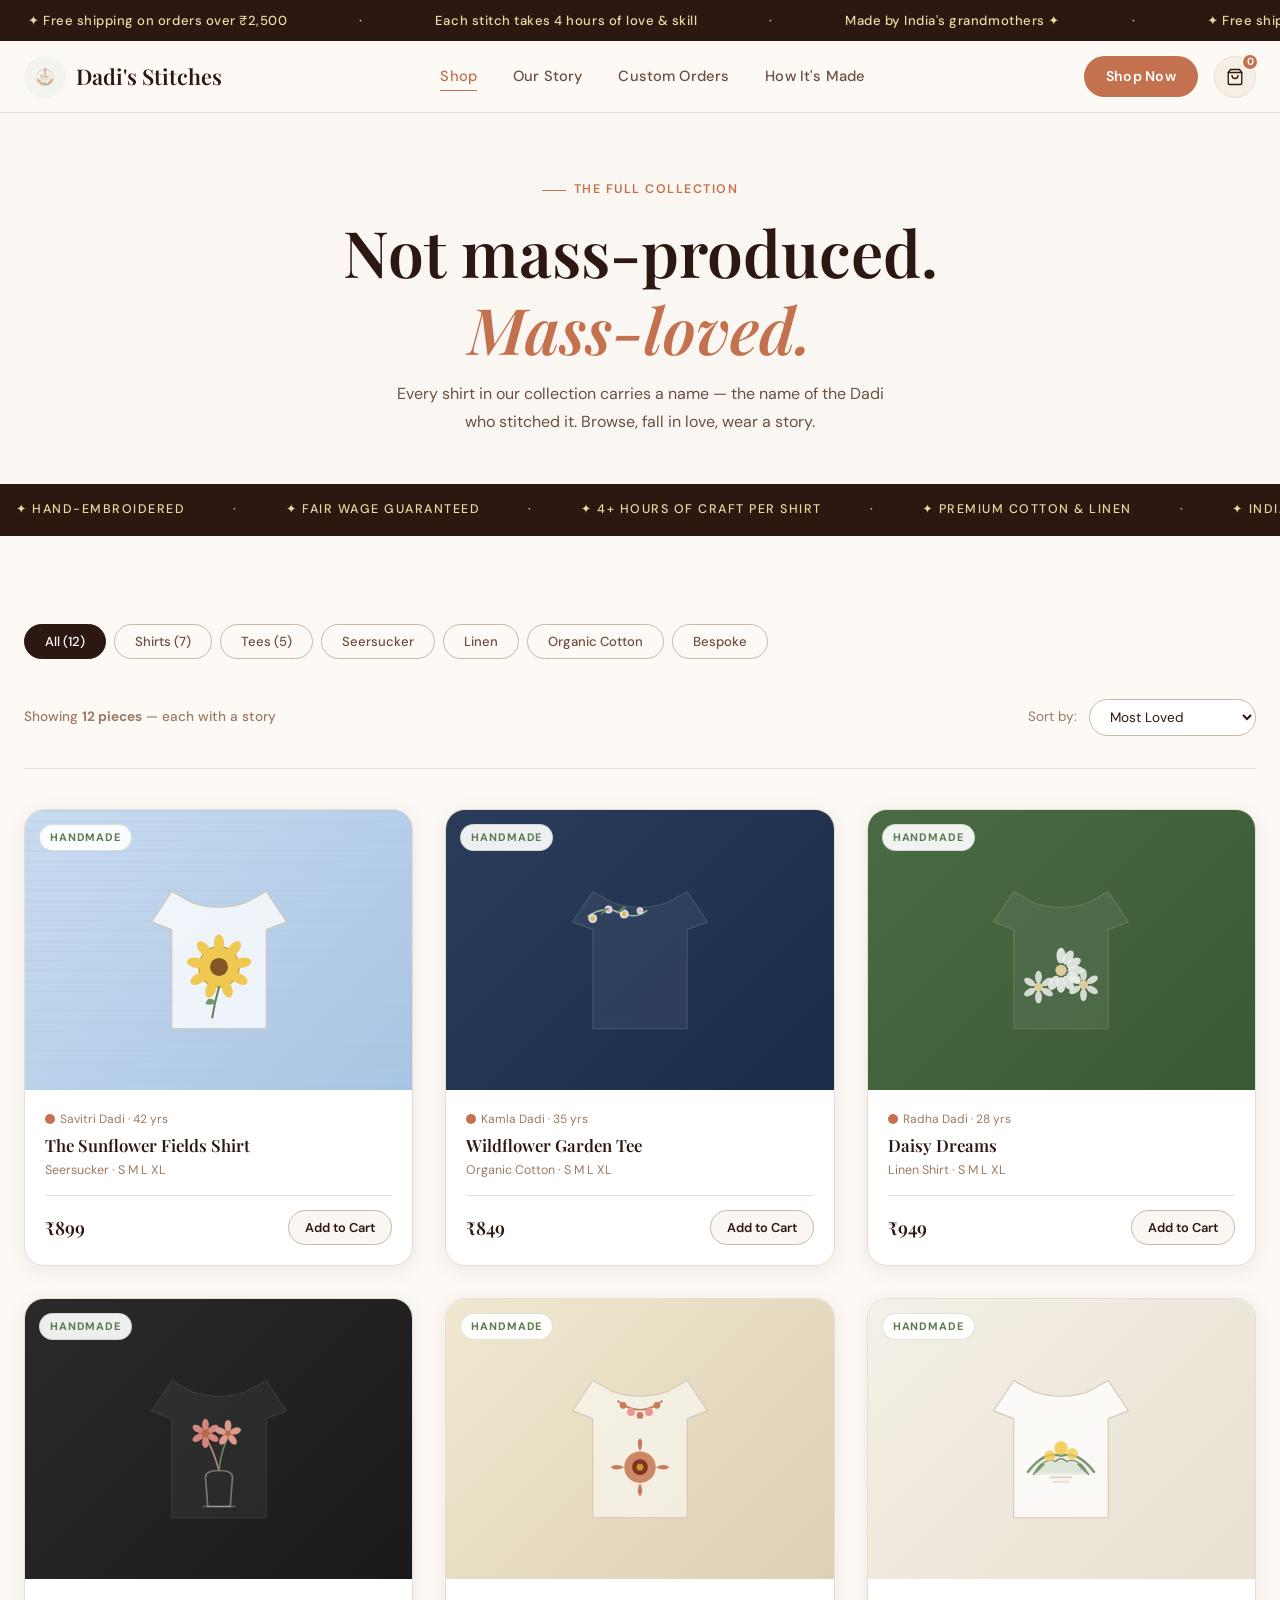
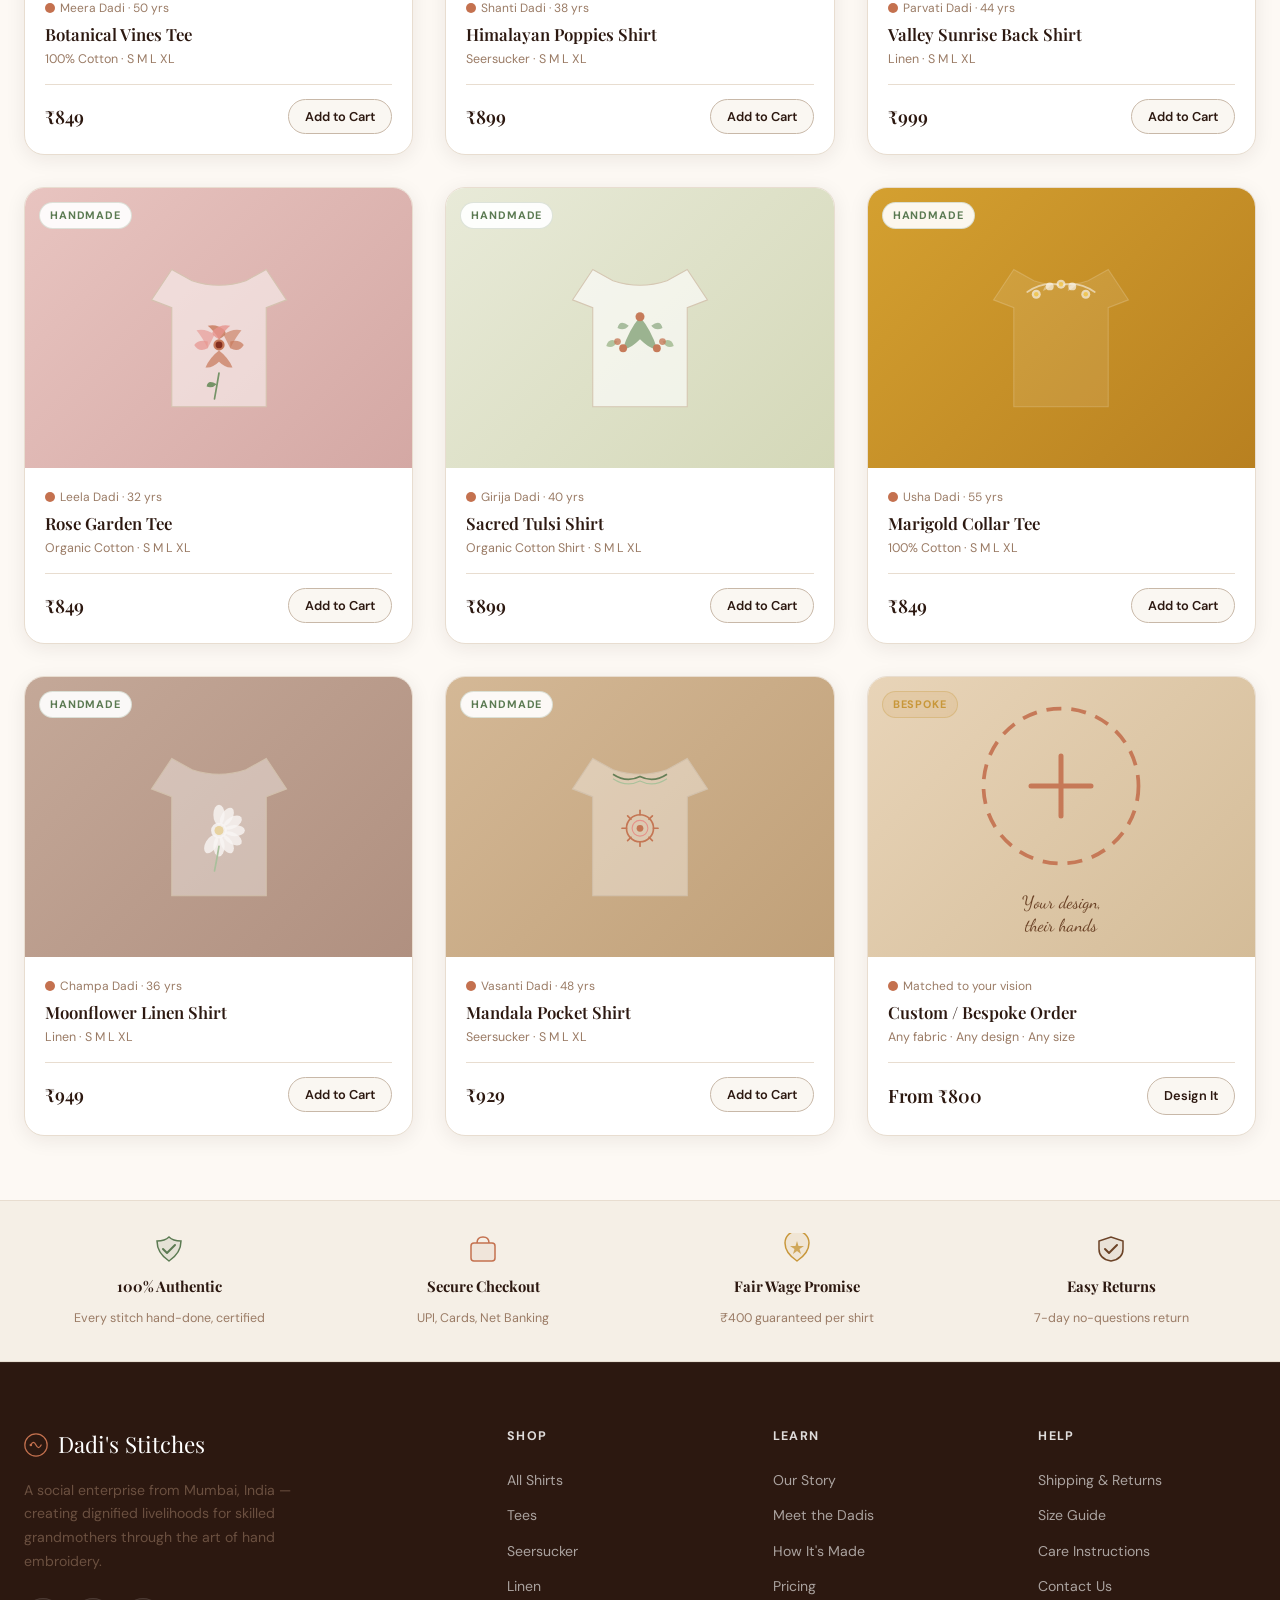
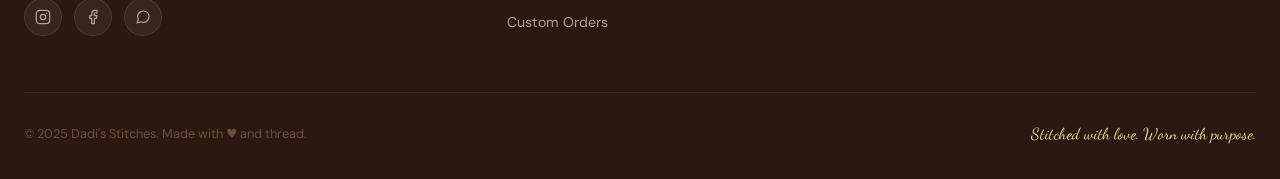
<file: website/shop.html>
<!DOCTYPE html>
<html lang="en">
<head>
  <meta charset="UTF-8" />
  <meta name="viewport" content="width=device-width, initial-scale=1.0" />
  <title>Shop — Dadi's Stitches</title>
  <meta name="description" content="Browse our full collection of hand-embroidered shirts and tees, each stitched by a skilled grandmother (Dadi) in India." />
  <link rel="stylesheet" href="styles.css" />
  <style>
    .bg-seersucker { background: repeating-linear-gradient(0deg, rgba(255,255,255,0) 0px, rgba(255,255,255,0) 8px, rgba(180,200,220,.3) 8px, rgba(180,200,220,.3) 10px), linear-gradient(135deg, #C8DCF0 0%, #A8C4E4 100%); }
    .bg-organic { background: linear-gradient(135deg, #E8EAD8 0%, #D4D8B8 100%); }
    .bg-linen { background: linear-gradient(135deg, #F0E8D0 0%, #DDD0B4 100%); }
    .bg-navy { background: linear-gradient(135deg, #2A3C5A 0%, #1A2C4A 100%); }
    .bg-black { background: linear-gradient(135deg, #2A2A2A 0%, #1A1A1A 100%); }
    .bg-green { background: linear-gradient(135deg, #4A6A44 0%, #3A5A34 100%); }
    .bg-rose { background: linear-gradient(135deg, #E8C4C0 0%, #D4A8A4 100%); }
    .bg-tan { background: linear-gradient(135deg, #D4B896 0%, #C0A078 100%); }
    .bg-custom { background: linear-gradient(135deg, #E8D4B8 0%, #D4BC98 100%); }
    .bg-white-shirt { background: linear-gradient(135deg, #F5F0E8 0%, #E8E0D0 100%); }
    .bg-mustard { background: linear-gradient(135deg, #D4A030 0%, #B88020 100%); }
    .bg-dusty { background: linear-gradient(135deg, #C4A898 0%, #B09080 100%); }

    .shop-hero {
      background: var(--cream);
      padding: 60px 0 0;
      position: relative;
      overflow: hidden;
    }
    .shop-hero-content {
      text-align: center;
      padding-bottom: 48px;
      position: relative;
      z-index: 1;
    }
    .shop-hero-strip {
      background: var(--brown-dark);
      padding: 16px;
      overflow: hidden;
      display: flex;
      gap: 48px;
      white-space: nowrap;
    }
    .shop-strip-inner {
      display: flex;
      gap: 48px;
      animation: marquee 20s linear infinite;
    }
    .shop-strip-inner span {
      font-size: 0.78rem;
      letter-spacing: 0.12em;
      text-transform: uppercase;
      color: var(--gold-light);
      font-weight: 500;
      flex-shrink: 0;
    }
    @keyframes marquee {
      0% { transform: translateX(0); }
      100% { transform: translateX(-50%); }
    }
    .sort-bar {
      display: flex;
      align-items: center;
      justify-content: space-between;
      padding: 0 0 32px;
      border-bottom: 1px solid var(--border);
      margin-bottom: 40px;
      flex-wrap: wrap;
      gap: 16px;
    }
    .sort-label { font-size: 0.85rem; color: var(--text-light); }
    .sort-select {
      padding: 8px 16px;
      border: 1.5px solid var(--border-dark);
      border-radius: var(--radius-pill);
      background: white;
      font-size: 0.85rem;
      color: var(--text-dark);
      cursor: pointer;
      outline: none;
    }
    .products-count {
      font-size: 0.85rem;
      color: var(--text-light);
      font-weight: 500;
    }
  </style>
</head>
<body>

<!-- SCROLL PROGRESS BAR -->
<div class="scroll-progress" id="scrollProgress"></div>

<!-- ANNOUNCEMENT BAR -->
<div class="announcement-bar">
  <div class="announcement-bar-inner">
    <span>✦ Free shipping on orders over ₹2,500</span><span>·</span>
    <span>Each stitch takes 4 hours of love &amp; skill</span><span>·</span>
    <span>Made by India's grandmothers ✦</span><span>·</span>
    <span>✦ Free shipping on orders over ₹2,500</span><span>·</span>
    <span>Each stitch takes 4 hours of love &amp; skill</span><span>·</span>
    <span>Made by India's grandmothers ✦</span><span>·</span>
  </div>
</div>

<!-- NAV -->
<nav class="nav">
  <div class="nav-inner">
    <a href="index.html" class="nav-logo">
      <img src="logo.jpeg" alt="Dadi's Stitches" class="nav-logo-img" />
      Dadi's Stitches
    </a>
    <div class="nav-links">
      <a href="shop.html" class="active">Shop</a>
      <a href="our-story.html">Our Story</a>
      <a href="custom-order.html">Custom Orders</a>
      <a href="index.html#process">How It's Made</a>
    </div>
    <div class="nav-actions">
      <a href="shop.html" class="nav-cta">Shop Now</a>
      <button class="nav-cart" onclick="alert('Cart coming soon!')" aria-label="Cart">
        <svg width="18" height="18" viewBox="0 0 24 24" fill="none" stroke="currentColor" stroke-width="1.8" stroke-linecap="round" stroke-linejoin="round"><path d="M6 2L3 6v14a2 2 0 002 2h14a2 2 0 002-2V6l-3-4z"/><line x1="3" y1="6" x2="21" y2="6"/><path d="M16 10a4 4 0 01-8 0"/></svg>
        <span class="cart-badge">0</span>
      </button>
      <button class="nav-hamburger" onclick="openMenu()" aria-label="Menu">
        <span></span><span></span><span></span>
      </button>
    </div>
  </div>
</nav>

<!-- MOBILE MENU -->
<div class="mobile-menu" id="mobileMenu">
  <div class="mobile-menu-head">
    <a href="index.html" class="nav-logo" style="font-size:1.2rem;">
      <img src="logo.jpeg" alt="Dadi's Stitches" class="nav-logo-img" />
      Dadi's Stitches
    </a>
    <button class="mobile-close" onclick="closeMenu()">
      <svg width="24" height="24" viewBox="0 0 24 24" fill="none" stroke="currentColor" stroke-width="2" stroke-linecap="round"><line x1="18" y1="6" x2="6" y2="18"/><line x1="6" y1="6" x2="18" y2="18"/></svg>
    </button>
  </div>
  <div class="mobile-menu-links">
    <a href="shop.html" onclick="closeMenu()">Shop</a>
    <a href="our-story.html" onclick="closeMenu()">Our Story</a>
    <a href="custom-order.html" onclick="closeMenu()">Custom Orders</a>
    <a href="index.html#process" onclick="closeMenu()">How It's Made</a>
  </div>
</div>

<!-- SHOP HERO -->
<div class="shop-hero">
  <div class="container shop-hero-content reveal">
    <div class="section-label" style="justify-content:center;">The Full Collection</div>
    <h1 style="margin-bottom:12px;">Not mass-produced.<br/><em style="color:var(--terracotta);">Mass-loved.</em></h1>
    <p style="max-width:520px; margin:0 auto;">Every shirt in our collection carries a name — the name of the Dadi who stitched it. Browse, fall in love, wear a story.</p>
  </div>
  <div class="shop-hero-strip">
    <div class="shop-strip-inner">
      <span>✦ Hand-Embroidered</span><span>·</span>
      <span>✦ Fair Wage Guaranteed</span><span>·</span>
      <span>✦ 4+ Hours of Craft Per Shirt</span><span>·</span>
      <span>✦ Premium Cotton &amp; Linen</span><span>·</span>
      <span>✦ India-Made with Love</span><span>·</span>
      <span>✦ Free Shipping Over ₹2,500</span><span>·</span>
      <span>✦ Hand-Embroidered</span><span>·</span>
      <span>·</span>
      <span>✦ Fair Wage Guaranteed</span><span>·</span>
      <span>✦ 4+ Hours of Craft Per Shirt</span><span>·</span>
      <span>✦ Premium Cotton &amp; Linen</span><span>·</span>
      <span>✦ India-Made with Love</span><span>·</span>
      <span>✦ Free Shipping Over ₹2,500</span><span>·</span>
    </div>
  </div>
</div>

<!-- SHOP CONTENT -->
<section class="section-sm">
  <div class="container">

    <!-- Filter Bar -->
    <div class="filter-bar reveal">
      <button class="filter-btn active" onclick="filterProducts('all', this)">All (12)</button>
      <button class="filter-btn" onclick="filterProducts('shirts', this)">Shirts (7)</button>
      <button class="filter-btn" onclick="filterProducts('tees', this)">Tees (5)</button>
      <button class="filter-btn" onclick="filterProducts('seersucker', this)">Seersucker</button>
      <button class="filter-btn" onclick="filterProducts('linen', this)">Linen</button>
      <button class="filter-btn" onclick="filterProducts('cotton', this)">Organic Cotton</button>
      <button class="filter-btn" onclick="filterProducts('custom', this)">Bespoke</button>
    </div>

    <!-- Sort Bar -->
    <div class="sort-bar reveal">
      <p class="products-count">Showing <strong>12 pieces</strong> — each with a story</p>
      <div style="display:flex; align-items:center; gap:12px;">
        <span class="sort-label">Sort by:</span>
        <select class="sort-select">
          <option>Most Loved</option>
          <option>Price: Low to High</option>
          <option>Price: High to Low</option>
          <option>Newest</option>
        </select>
      </div>
    </div>

    <!-- Products Grid -->
    <div class="grid-3" id="productGrid">

      <!-- 1 -->
      <div class="product-card reveal reveal-delay-1" data-category="shirts seersucker">
        <a href="product.html">
          <div class="product-card-image">
            <div class="product-shirt-art bg-seersucker">
              <svg width="140" height="160" viewBox="0 0 140 160" fill="none">
                <path d="M28 28 L10 55 L28 62 L28 150 L112 150 L112 62 L130 55 L112 28 L94 38 Q70 46 46 38Z" fill="rgba(255,255,255,0.85)" stroke="#D4C4B0" stroke-width="1"/>
                <circle cx="70" cy="95" r="18" fill="#F5C842" stroke="#C89020" stroke-width="1"/>
                <circle cx="70" cy="95" r="8" fill="#7A4A10"/>
                <ellipse cx="70" cy="74" rx="4.5" ry="8" fill="#F5C842" transform="rotate(0 70 95)"/>
                <ellipse cx="70" cy="74" rx="4.5" ry="8" fill="#F5C842" transform="rotate(40 70 95)"/>
                <ellipse cx="70" cy="74" rx="4.5" ry="8" fill="#F5C842" transform="rotate(80 70 95)"/>
                <ellipse cx="70" cy="74" rx="4.5" ry="8" fill="#F5C842" transform="rotate(120 70 95)"/>
                <ellipse cx="70" cy="74" rx="4.5" ry="8" fill="#F5C842" transform="rotate(160 70 95)"/>
                <ellipse cx="70" cy="74" rx="4.5" ry="8" fill="#F5C842" transform="rotate(200 70 95)"/>
                <ellipse cx="70" cy="74" rx="4.5" ry="8" fill="#F5C842" transform="rotate(240 70 95)"/>
                <ellipse cx="70" cy="74" rx="4.5" ry="8" fill="#F5C842" transform="rotate(280 70 95)"/>
                <ellipse cx="70" cy="74" rx="4.5" ry="8" fill="#F5C842" transform="rotate(320 70 95)"/>
                <path d="M70 113 Q66 127 64 140" stroke="#5B7A52" stroke-width="1.8" fill="none" stroke-linecap="round"/>
                <path d="M68 126 Q60 120 58 128 Q64 130 68 126Z" fill="#6B9060"/>
              </svg>
            </div>
            <span class="badge-handmade">Handmade</span>
            <button class="product-card-wishlist" onclick="event.preventDefault()">
              <svg width="14" height="14" viewBox="0 0 24 24" fill="none" stroke="currentColor" stroke-width="2" stroke-linecap="round"><path d="M20.84 4.61a5.5 5.5 0 00-7.78 0L12 5.67l-1.06-1.06a5.5 5.5 0 00-7.78 7.78l1.06 1.06L12 21.23l7.78-7.78 1.06-1.06a5.5 5.5 0 000-7.78z"/></svg>
            </button>
          </div>
          <div class="product-card-body">
            <div class="product-dadi-credit"><svg width="10" height="10" viewBox="0 0 10 10" fill="currentColor"><circle cx="5" cy="5" r="5"/></svg> Savitri Dadi · 42 yrs</div>
            <div class="product-name">The Sunflower Fields Shirt</div>
            <div class="product-fabric">Seersucker · S M L XL</div>
            <div class="product-card-footer">
              <div class="product-price">₹899</div>
              <button class="btn-add-cart">Add to Cart</button>
            </div>
          </div>
        </a>
      </div>

      <!-- 2 -->
      <div class="product-card reveal reveal-delay-2" data-category="tees cotton">
        <a href="product.html">
          <div class="product-card-image">
            <div class="product-shirt-art bg-navy">
              <svg width="140" height="160" viewBox="0 0 140 160" fill="none">
                <path d="M28 28 L10 55 L28 62 L28 150 L112 150 L112 62 L130 55 L112 28 L94 38 Q70 46 46 38Z" fill="rgba(255,255,255,0.07)" stroke="rgba(255,255,255,0.15)" stroke-width="1"/>
                <path d="M24 50 Q38 40 52 47 Q66 53 76 45" stroke="#A8C49E" stroke-width="1.5" fill="none" stroke-linecap="round"/>
                <circle cx="28" cy="52" r="4" fill="white" opacity="0.9"/><circle cx="28" cy="52" r="2" fill="#F5C842"/>
                <circle cx="42" cy="44" r="3.5" fill="white" opacity="0.9"/><circle cx="42" cy="44" r="1.8" fill="#F0B8D0"/>
                <circle cx="56" cy="48" r="4" fill="white" opacity="0.9"/><circle cx="56" cy="48" r="2" fill="#F5C842"/>
                <circle cx="70" cy="45" r="3" fill="white" opacity="0.9"/><circle cx="70" cy="45" r="1.5" fill="#F0B8D0"/>
                <path d="M35 49 Q37 41 42 43 Q40 46 35 49Z" fill="#6B9060" opacity="0.8"/>
                <path d="M50 47 Q54 39 58 42 Q56 46 50 47Z" fill="#6B9060" opacity="0.8"/>
              </svg>
            </div>
            <span class="badge-handmade">Handmade</span>
            <button class="product-card-wishlist" onclick="event.preventDefault()">
              <svg width="14" height="14" viewBox="0 0 24 24" fill="none" stroke="currentColor" stroke-width="2" stroke-linecap="round"><path d="M20.84 4.61a5.5 5.5 0 00-7.78 0L12 5.67l-1.06-1.06a5.5 5.5 0 00-7.78 7.78l1.06 1.06L12 21.23l7.78-7.78 1.06-1.06a5.5 5.5 0 000-7.78z"/></svg>
            </button>
          </div>
          <div class="product-card-body">
            <div class="product-dadi-credit"><svg width="10" height="10" viewBox="0 0 10 10" fill="currentColor"><circle cx="5" cy="5" r="5"/></svg> Kamla Dadi · 35 yrs</div>
            <div class="product-name">Wildflower Garden Tee</div>
            <div class="product-fabric">Organic Cotton · S M L XL</div>
            <div class="product-card-footer">
              <div class="product-price">₹849</div>
              <button class="btn-add-cart">Add to Cart</button>
            </div>
          </div>
        </a>
      </div>

      <!-- 3 -->
      <div class="product-card reveal reveal-delay-3" data-category="shirts linen">
        <a href="product.html">
          <div class="product-card-image">
            <div class="product-shirt-art bg-green">
              <svg width="140" height="160" viewBox="0 0 140 160" fill="none">
                <path d="M28 28 L10 55 L28 62 L28 150 L112 150 L112 62 L130 55 L112 28 L94 38 Q70 46 46 38Z" fill="rgba(255,255,255,0.07)" stroke="rgba(255,255,255,0.15)" stroke-width="1"/>
                <circle cx="70" cy="98" r="5" fill="#EDD9A3"/>
                <ellipse cx="70" cy="85" rx="4" ry="7" fill="white" opacity="0.9" transform="rotate(0 70 98)"/>
                <ellipse cx="70" cy="85" rx="4" ry="7" fill="white" opacity="0.9" transform="rotate(30 70 98)"/>
                <ellipse cx="70" cy="85" rx="4" ry="7" fill="white" opacity="0.9" transform="rotate(60 70 98)"/>
                <ellipse cx="70" cy="85" rx="4" ry="7" fill="white" opacity="0.9" transform="rotate(90 70 98)"/>
                <ellipse cx="70" cy="85" rx="4" ry="7" fill="white" opacity="0.9" transform="rotate(120 70 98)"/>
                <ellipse cx="70" cy="85" rx="4" ry="7" fill="white" opacity="0.9" transform="rotate(150 70 98)"/>
                <ellipse cx="70" cy="85" rx="4" ry="7" fill="white" opacity="0.9" transform="rotate(180 70 98)"/>
                <ellipse cx="70" cy="85" rx="4" ry="7" fill="white" opacity="0.9" transform="rotate(210 70 98)"/>
                <circle cx="50" cy="113" r="4" fill="#EDD9A3"/>
                <ellipse cx="50" cy="104" rx="3" ry="5.5" fill="white" opacity="0.85" transform="rotate(0 50 113)"/>
                <ellipse cx="50" cy="104" rx="3" ry="5.5" fill="white" opacity="0.85" transform="rotate(60 50 113)"/>
                <ellipse cx="50" cy="104" rx="3" ry="5.5" fill="white" opacity="0.85" transform="rotate(120 50 113)"/>
                <ellipse cx="50" cy="104" rx="3" ry="5.5" fill="white" opacity="0.85" transform="rotate(180 50 113)"/>
                <ellipse cx="50" cy="104" rx="3" ry="5.5" fill="white" opacity="0.85" transform="rotate(240 50 113)"/>
                <ellipse cx="50" cy="104" rx="3" ry="5.5" fill="white" opacity="0.85" transform="rotate(300 50 113)"/>
                <circle cx="90" cy="111" r="4" fill="#EDD9A3"/>
                <ellipse cx="90" cy="102" rx="3" ry="5.5" fill="white" opacity="0.85" transform="rotate(0 90 111)"/>
                <ellipse cx="90" cy="102" rx="3" ry="5.5" fill="white" opacity="0.85" transform="rotate(60 90 111)"/>
                <ellipse cx="90" cy="102" rx="3" ry="5.5" fill="white" opacity="0.85" transform="rotate(120 90 111)"/>
                <ellipse cx="90" cy="102" rx="3" ry="5.5" fill="white" opacity="0.85" transform="rotate(180 90 111)"/>
                <ellipse cx="90" cy="102" rx="3" ry="5.5" fill="white" opacity="0.85" transform="rotate(240 90 111)"/>
                <ellipse cx="90" cy="102" rx="3" ry="5.5" fill="white" opacity="0.85" transform="rotate(300 90 111)"/>
              </svg>
            </div>
            <span class="badge-handmade">Handmade</span>
            <button class="product-card-wishlist" onclick="event.preventDefault()">
              <svg width="14" height="14" viewBox="0 0 24 24" fill="none" stroke="currentColor" stroke-width="2" stroke-linecap="round"><path d="M20.84 4.61a5.5 5.5 0 00-7.78 0L12 5.67l-1.06-1.06a5.5 5.5 0 00-7.78 7.78l1.06 1.06L12 21.23l7.78-7.78 1.06-1.06a5.5 5.5 0 000-7.78z"/></svg>
            </button>
          </div>
          <div class="product-card-body">
            <div class="product-dadi-credit"><svg width="10" height="10" viewBox="0 0 10 10" fill="currentColor"><circle cx="5" cy="5" r="5"/></svg> Radha Dadi · 28 yrs</div>
            <div class="product-name">Daisy Dreams</div>
            <div class="product-fabric">Linen Shirt · S M L XL</div>
            <div class="product-card-footer">
              <div class="product-price">₹949</div>
              <button class="btn-add-cart">Add to Cart</button>
            </div>
          </div>
        </a>
      </div>

      <!-- 4 -->
      <div class="product-card reveal reveal-delay-1" data-category="tees cotton">
        <a href="product.html">
          <div class="product-card-image">
            <div class="product-shirt-art bg-black">
              <svg width="140" height="160" viewBox="0 0 140 160" fill="none">
                <path d="M28 28 L10 55 L28 62 L28 150 L112 150 L112 62 L130 55 L112 28 L94 38 Q70 46 46 38Z" fill="rgba(255,255,255,0.05)" stroke="rgba(255,255,255,0.1)" stroke-width="1"/>
                <path d="M60 140 L58 114 Q58 108 70 108 Q82 108 82 114 L80 140Z" fill="none" stroke="rgba(255,255,255,0.4)" stroke-width="1.5"/>
                <path d="M56 140 L84 140" stroke="rgba(255,255,255,0.3)" stroke-width="1.5" stroke-linecap="round"/>
                <path d="M70 108 Q65 90 58 78" stroke="#C4928A" stroke-width="1.5" fill="none" stroke-linecap="round"/>
                <circle cx="58" cy="75" r="6" fill="#C4714F"/>
                <ellipse cx="58" cy="67" rx="3" ry="5" fill="#E8908A" transform="rotate(0 58 75)"/>
                <ellipse cx="58" cy="67" rx="3" ry="5" fill="#E8908A" transform="rotate(60 58 75)"/>
                <ellipse cx="58" cy="67" rx="3" ry="5" fill="#E8908A" transform="rotate(120 58 75)"/>
                <ellipse cx="58" cy="67" rx="3" ry="5" fill="#E8908A" transform="rotate(180 58 75)"/>
                <ellipse cx="58" cy="67" rx="3" ry="5" fill="#E8908A" transform="rotate(240 58 75)"/>
                <ellipse cx="58" cy="67" rx="3" ry="5" fill="#E8908A" transform="rotate(300 58 75)"/>
                <path d="M70 108 Q72 90 78 78" stroke="#6B9060" stroke-width="1.5" fill="none" stroke-linecap="round"/>
                <circle cx="78" cy="75" r="5" fill="#C4714F"/>
                <ellipse cx="78" cy="68" rx="3" ry="5" fill="#F0A898" transform="rotate(0 78 75)"/>
                <ellipse cx="78" cy="68" rx="3" ry="5" fill="#F0A898" transform="rotate(72 78 75)"/>
                <ellipse cx="78" cy="68" rx="3" ry="5" fill="#F0A898" transform="rotate(144 78 75)"/>
                <ellipse cx="78" cy="68" rx="3" ry="5" fill="#F0A898" transform="rotate(216 78 75)"/>
                <ellipse cx="78" cy="68" rx="3" ry="5" fill="#F0A898" transform="rotate(288 78 75)"/>
              </svg>
            </div>
            <span class="badge-handmade">Handmade</span>
            <button class="product-card-wishlist" onclick="event.preventDefault()">
              <svg width="14" height="14" viewBox="0 0 24 24" fill="none" stroke="currentColor" stroke-width="2" stroke-linecap="round"><path d="M20.84 4.61a5.5 5.5 0 00-7.78 0L12 5.67l-1.06-1.06a5.5 5.5 0 00-7.78 7.78l1.06 1.06L12 21.23l7.78-7.78 1.06-1.06a5.5 5.5 0 000-7.78z"/></svg>
            </button>
          </div>
          <div class="product-card-body">
            <div class="product-dadi-credit"><svg width="10" height="10" viewBox="0 0 10 10" fill="currentColor"><circle cx="5" cy="5" r="5"/></svg> Meera Dadi · 50 yrs</div>
            <div class="product-name">Botanical Vines Tee</div>
            <div class="product-fabric">100% Cotton · S M L XL</div>
            <div class="product-card-footer">
              <div class="product-price">₹849</div>
              <button class="btn-add-cart">Add to Cart</button>
            </div>
          </div>
        </a>
      </div>

      <!-- 5 -->
      <div class="product-card reveal reveal-delay-2" data-category="shirts seersucker">
        <a href="product.html">
          <div class="product-card-image">
            <div class="product-shirt-art bg-linen">
              <svg width="140" height="160" viewBox="0 0 140 160" fill="none">
                <path d="M28 28 L10 55 L28 62 L28 150 L112 150 L112 62 L130 55 L112 28 L94 38 Q70 46 46 38Z" fill="rgba(255,255,255,0.6)" stroke="#D4C4B0" stroke-width="1"/>
                <path d="M50 46 Q70 62 90 46" stroke="#C4714F" stroke-width="1.5" fill="none"/>
                <circle cx="55" cy="50" r="3" fill="#C4714F"/><circle cx="62" cy="56" r="3.5" fill="#E8908A"/>
                <circle cx="70" cy="59" r="3" fill="#C4714F"/><circle cx="78" cy="56" r="3.5" fill="#E8908A"/>
                <circle cx="85" cy="50" r="3" fill="#C4714F"/>
                <circle cx="70" cy="105" r="14" fill="#C4714F" opacity="0.9"/>
                <circle cx="70" cy="105" r="7" fill="#7A2010"/>
                <circle cx="70" cy="105" r="3" fill="#C89020"/>
                <path d="M70 91 Q66 83 70 79 Q74 83 70 91Z" fill="#C4714F"/>
                <path d="M70 119 Q66 127 70 131 Q74 127 70 119Z" fill="#C4714F"/>
                <path d="M56 105 Q48 101 44 105 Q48 109 56 105Z" fill="#C4714F"/>
                <path d="M84 105 Q92 101 96 105 Q92 109 84 105Z" fill="#C4714F"/>
              </svg>
            </div>
            <span class="badge-handmade">Handmade</span>
            <button class="product-card-wishlist" onclick="event.preventDefault()">
              <svg width="14" height="14" viewBox="0 0 24 24" fill="none" stroke="currentColor" stroke-width="2" stroke-linecap="round"><path d="M20.84 4.61a5.5 5.5 0 00-7.78 0L12 5.67l-1.06-1.06a5.5 5.5 0 00-7.78 7.78l1.06 1.06L12 21.23l7.78-7.78 1.06-1.06a5.5 5.5 0 000-7.78z"/></svg>
            </button>
          </div>
          <div class="product-card-body">
            <div class="product-dadi-credit"><svg width="10" height="10" viewBox="0 0 10 10" fill="currentColor"><circle cx="5" cy="5" r="5"/></svg> Shanti Dadi · 38 yrs</div>
            <div class="product-name">Himalayan Poppies Shirt</div>
            <div class="product-fabric">Seersucker · S M L XL</div>
            <div class="product-card-footer">
              <div class="product-price">₹899</div>
              <button class="btn-add-cart">Add to Cart</button>
            </div>
          </div>
        </a>
      </div>

      <!-- 6 -->
      <div class="product-card reveal reveal-delay-3" data-category="shirts linen">
        <a href="product.html">
          <div class="product-card-image">
            <div class="product-shirt-art bg-white-shirt">
              <svg width="140" height="160" viewBox="0 0 140 160" fill="none">
                <path d="M28 28 L10 55 L28 62 L28 150 L112 150 L112 62 L130 55 L112 28 L94 38 Q70 46 46 38Z" fill="rgba(255,255,255,0.85)" stroke="#D4C4B0" stroke-width="1"/>
                <!-- Back landscape embroidery style on chest -->
                <path d="M40 110 Q55 90 70 95 Q85 90 100 110" stroke="#6B9060" stroke-width="2" fill="rgba(168,196,158,0.2)"/>
                <path d="M45 112 Q55 95 65 100 Q70 95 75 100 Q85 95 95 112" stroke="#5B7A52" stroke-width="1" fill="rgba(91,122,82,.1)"/>
                <circle cx="70" cy="88" r="6" fill="#F5C842" opacity="0.9"/>
                <circle cx="60" cy="95" r="5" fill="#F5C842" opacity="0.8"/>
                <circle cx="80" cy="93" r="5" fill="#F5C842" opacity="0.8"/>
                <path d="M46 112 Q50 100 56 102 Q52 107 46 112Z" fill="#6B9060"/>
                <path d="M94 112 Q90 100 84 102 Q88 107 94 112Z" fill="#6B9060"/>
                <rect x="60" y="113" width="20" height="2" rx="1" fill="#A0714F" opacity="0.3"/>
                <rect x="62" y="117" width="16" height="2" rx="1" fill="#A0714F" opacity="0.2"/>
              </svg>
            </div>
            <span class="badge-handmade">Handmade</span>
            <button class="product-card-wishlist" onclick="event.preventDefault()">
              <svg width="14" height="14" viewBox="0 0 24 24" fill="none" stroke="currentColor" stroke-width="2" stroke-linecap="round"><path d="M20.84 4.61a5.5 5.5 0 00-7.78 0L12 5.67l-1.06-1.06a5.5 5.5 0 00-7.78 7.78l1.06 1.06L12 21.23l7.78-7.78 1.06-1.06a5.5 5.5 0 000-7.78z"/></svg>
            </button>
          </div>
          <div class="product-card-body">
            <div class="product-dadi-credit"><svg width="10" height="10" viewBox="0 0 10 10" fill="currentColor"><circle cx="5" cy="5" r="5"/></svg> Parvati Dadi · 44 yrs</div>
            <div class="product-name">Valley Sunrise Back Shirt</div>
            <div class="product-fabric">Linen · S M L XL</div>
            <div class="product-card-footer">
              <div class="product-price">₹999</div>
              <button class="btn-add-cart">Add to Cart</button>
            </div>
          </div>
        </a>
      </div>

      <!-- 7 -->
      <div class="product-card reveal reveal-delay-1" data-category="tees cotton">
        <a href="product.html">
          <div class="product-card-image">
            <div class="product-shirt-art bg-rose">
              <svg width="140" height="160" viewBox="0 0 140 160" fill="none">
                <path d="M28 28 L10 55 L28 62 L28 150 L112 150 L112 62 L130 55 L112 28 L94 38 Q70 46 46 38Z" fill="rgba(255,255,255,0.55)" stroke="#D4C4B0" stroke-width="1"/>
                <circle cx="70" cy="95" r="5" fill="#C4714F"/>
                <path d="M70 90 Q65 82 60 78 Q68 76 75 82 Q78 86 70 90Z" fill="#C4714F" opacity="0.8"/>
                <path d="M70 90 Q75 82 80 78 Q72 76 65 82 Q62 86 70 90Z" fill="#E8908A" opacity="0.8"/>
                <path d="M70 100 Q62 106 58 115 Q64 116 70 110 Q76 116 82 115 Q78 106 70 100Z" fill="#C4714F" opacity="0.7"/>
                <path d="M60 92 Q52 90 48 95 Q52 102 60 98 Z" fill="#E8908A" opacity="0.7"/>
                <path d="M80 92 Q88 90 92 95 Q88 102 80 98 Z" fill="#C4714F" opacity="0.7"/>
                <path d="M60 98 Q55 88 50 82 Q58 80 66 86 Z" fill="#E8908A" opacity="0.6"/>
                <path d="M80 98 Q85 88 90 82 Q82 80 74 86 Z" fill="#C4714F" opacity="0.6"/>
                <circle cx="70" cy="95" r="3" fill="#7A2010"/>
                <path d="M70 120 Q68 132 66 143" stroke="#6B9060" stroke-width="1.5" fill="none" stroke-linecap="round"/>
                <path d="M68 130 Q60 125 59 132 Q64 134 68 130Z" fill="#6B9060"/>
              </svg>
            </div>
            <span class="badge-handmade">Handmade</span>
            <button class="product-card-wishlist" onclick="event.preventDefault()">
              <svg width="14" height="14" viewBox="0 0 24 24" fill="none" stroke="currentColor" stroke-width="2" stroke-linecap="round"><path d="M20.84 4.61a5.5 5.5 0 00-7.78 0L12 5.67l-1.06-1.06a5.5 5.5 0 00-7.78 7.78l1.06 1.06L12 21.23l7.78-7.78 1.06-1.06a5.5 5.5 0 000-7.78z"/></svg>
            </button>
          </div>
          <div class="product-card-body">
            <div class="product-dadi-credit"><svg width="10" height="10" viewBox="0 0 10 10" fill="currentColor"><circle cx="5" cy="5" r="5"/></svg> Leela Dadi · 32 yrs</div>
            <div class="product-name">Rose Garden Tee</div>
            <div class="product-fabric">Organic Cotton · S M L XL</div>
            <div class="product-card-footer">
              <div class="product-price">₹849</div>
              <button class="btn-add-cart">Add to Cart</button>
            </div>
          </div>
        </a>
      </div>

      <!-- 8 -->
      <div class="product-card reveal reveal-delay-2" data-category="shirts seersucker">
        <a href="product.html">
          <div class="product-card-image">
            <div class="product-shirt-art bg-organic">
              <svg width="140" height="160" viewBox="0 0 140 160" fill="none">
                <path d="M28 28 L10 55 L28 62 L28 150 L112 150 L112 62 L130 55 L112 28 L94 38 Q70 46 46 38Z" fill="rgba(255,255,255,0.7)" stroke="#D4C4B0" stroke-width="1"/>
                <path d="M70 70 Q60 82 55 98 Q60 100 70 90 Q80 100 85 98 Q80 82 70 70Z" fill="#6B9060" opacity="0.7"/>
                <path d="M50 92 Q42 88 40 96 Q46 99 50 92Z" fill="#8BAA78" opacity="0.7"/>
                <path d="M90 92 Q98 88 100 96 Q94 99 90 92Z" fill="#8BAA78" opacity="0.7"/>
                <path d="M60 78 Q52 72 50 80 Q56 83 60 78Z" fill="#6B9060" opacity="0.6"/>
                <path d="M80 78 Q88 72 90 80 Q84 83 80 78Z" fill="#6B9060" opacity="0.6"/>
                <circle cx="70" cy="70" r="4" fill="#C4714F"/>
                <circle cx="55" cy="98" r="3.5" fill="#C4714F"/>
                <circle cx="85" cy="98" r="3.5" fill="#C4714F"/>
                <circle cx="50" cy="92" r="3" fill="#C4714F" opacity="0.8"/>
                <circle cx="90" cy="92" r="3" fill="#C4714F" opacity="0.8"/>
              </svg>
            </div>
            <span class="badge-handmade">Handmade</span>
            <button class="product-card-wishlist" onclick="event.preventDefault()">
              <svg width="14" height="14" viewBox="0 0 24 24" fill="none" stroke="currentColor" stroke-width="2" stroke-linecap="round"><path d="M20.84 4.61a5.5 5.5 0 00-7.78 0L12 5.67l-1.06-1.06a5.5 5.5 0 00-7.78 7.78l1.06 1.06L12 21.23l7.78-7.78 1.06-1.06a5.5 5.5 0 000-7.78z"/></svg>
            </button>
          </div>
          <div class="product-card-body">
            <div class="product-dadi-credit"><svg width="10" height="10" viewBox="0 0 10 10" fill="currentColor"><circle cx="5" cy="5" r="5"/></svg> Girija Dadi · 40 yrs</div>
            <div class="product-name">Sacred Tulsi Shirt</div>
            <div class="product-fabric">Organic Cotton Shirt · S M L XL</div>
            <div class="product-card-footer">
              <div class="product-price">₹899</div>
              <button class="btn-add-cart">Add to Cart</button>
            </div>
          </div>
        </a>
      </div>

      <!-- 9 -->
      <div class="product-card reveal reveal-delay-3" data-category="tees cotton">
        <a href="product.html">
          <div class="product-card-image">
            <div class="product-shirt-art bg-mustard">
              <svg width="140" height="160" viewBox="0 0 140 160" fill="none">
                <path d="M28 28 L10 55 L28 62 L28 150 L112 150 L112 62 L130 55 L112 28 L94 38 Q70 46 46 38Z" fill="rgba(255,255,255,0.1)" stroke="rgba(255,255,255,0.2)" stroke-width="1"/>
                <path d="M40 48 Q55 38 70 42 Q85 38 100 48" stroke="rgba(255,255,255,0.6)" stroke-width="1.5" fill="none" stroke-linecap="round"/>
                <circle cx="48" cy="50" r="4" fill="white" opacity="0.7"/>
                <circle cx="60" cy="43" r="3.5" fill="white" opacity="0.7"/>
                <circle cx="70" cy="41" r="4" fill="white" opacity="0.7"/>
                <circle cx="80" cy="43" r="3.5" fill="white" opacity="0.7"/>
                <circle cx="92" cy="50" r="4" fill="white" opacity="0.7"/>
                <circle cx="48" cy="50" r="2" fill="#F5C842" opacity="0.8"/>
                <circle cx="70" cy="41" r="2" fill="#F5C842" opacity="0.8"/>
                <circle cx="92" cy="50" r="2" fill="#F5C842" opacity="0.8"/>
                <path d="M54 47 Q56 40 61 42 Q59 45 54 47Z" fill="rgba(255,255,255,.4)"/>
                <path d="M76 47 Q78 40 83 42 Q81 45 76 47Z" fill="rgba(255,255,255,.4)"/>
              </svg>
            </div>
            <span class="badge-handmade">Handmade</span>
            <button class="product-card-wishlist" onclick="event.preventDefault()">
              <svg width="14" height="14" viewBox="0 0 24 24" fill="none" stroke="currentColor" stroke-width="2" stroke-linecap="round"><path d="M20.84 4.61a5.5 5.5 0 00-7.78 0L12 5.67l-1.06-1.06a5.5 5.5 0 00-7.78 7.78l1.06 1.06L12 21.23l7.78-7.78 1.06-1.06a5.5 5.5 0 000-7.78z"/></svg>
            </button>
          </div>
          <div class="product-card-body">
            <div class="product-dadi-credit"><svg width="10" height="10" viewBox="0 0 10 10" fill="currentColor"><circle cx="5" cy="5" r="5"/></svg> Usha Dadi · 55 yrs</div>
            <div class="product-name">Marigold Collar Tee</div>
            <div class="product-fabric">100% Cotton · S M L XL</div>
            <div class="product-card-footer">
              <div class="product-price">₹849</div>
              <button class="btn-add-cart">Add to Cart</button>
            </div>
          </div>
        </a>
      </div>

      <!-- 10 -->
      <div class="product-card reveal reveal-delay-1" data-category="shirts linen">
        <a href="product.html">
          <div class="product-card-image">
            <div class="product-shirt-art bg-dusty">
              <svg width="140" height="160" viewBox="0 0 140 160" fill="none">
                <path d="M28 28 L10 55 L28 62 L28 150 L112 150 L112 62 L130 55 L112 28 L94 38 Q70 46 46 38Z" fill="rgba(255,255,255,0.4)" stroke="#D4C4B0" stroke-width="1"/>
                <circle cx="70" cy="92" r="7" fill="white" opacity="0.85"/>
                <ellipse cx="70" cy="78" rx="5" ry="9" fill="white" opacity="0.8" transform="rotate(0 70 92)"/>
                <ellipse cx="70" cy="78" rx="5" ry="9" fill="white" opacity="0.8" transform="rotate(30 70 92)"/>
                <ellipse cx="70" cy="78" rx="5" ry="9" fill="white" opacity="0.8" transform="rotate(60 70 92)"/>
                <ellipse cx="70" cy="78" rx="5" ry="9" fill="white" opacity="0.8" transform="rotate(90 70 92)"/>
                <ellipse cx="70" cy="78" rx="5" ry="9" fill="white" opacity="0.8" transform="rotate(120 70 92)"/>
                <ellipse cx="70" cy="78" rx="5" ry="9" fill="white" opacity="0.8" transform="rotate(150 70 92)"/>
                <ellipse cx="70" cy="78" rx="5" ry="9" fill="white" opacity="0.8" transform="rotate(180 70 92)"/>
                <ellipse cx="70" cy="78" rx="5" ry="9" fill="white" opacity="0.8" transform="rotate(210 70 92)"/>
                <circle cx="70" cy="92" r="4" fill="#EDD9A3"/>
                <path d="M70 106 Q68 118 66 128" stroke="#A8C49E" stroke-width="1.5" fill="none" stroke-linecap="round"/>
              </svg>
            </div>
            <span class="badge-handmade">Handmade</span>
            <button class="product-card-wishlist" onclick="event.preventDefault()">
              <svg width="14" height="14" viewBox="0 0 24 24" fill="none" stroke="currentColor" stroke-width="2" stroke-linecap="round"><path d="M20.84 4.61a5.5 5.5 0 00-7.78 0L12 5.67l-1.06-1.06a5.5 5.5 0 00-7.78 7.78l1.06 1.06L12 21.23l7.78-7.78 1.06-1.06a5.5 5.5 0 000-7.78z"/></svg>
            </button>
          </div>
          <div class="product-card-body">
            <div class="product-dadi-credit"><svg width="10" height="10" viewBox="0 0 10 10" fill="currentColor"><circle cx="5" cy="5" r="5"/></svg> Champa Dadi · 36 yrs</div>
            <div class="product-name">Moonflower Linen Shirt</div>
            <div class="product-fabric">Linen · S M L XL</div>
            <div class="product-card-footer">
              <div class="product-price">₹949</div>
              <button class="btn-add-cart">Add to Cart</button>
            </div>
          </div>
        </a>
      </div>

      <!-- 11 -->
      <div class="product-card reveal reveal-delay-2" data-category="shirts seersucker">
        <a href="product.html">
          <div class="product-card-image">
            <div class="product-shirt-art bg-tan">
              <svg width="140" height="160" viewBox="0 0 140 160" fill="none">
                <path d="M28 28 L10 55 L28 62 L28 150 L112 150 L112 62 L130 55 L112 28 L94 38 Q70 46 46 38Z" fill="rgba(255,255,255,0.4)" stroke="#D4C4B0" stroke-width="1"/>
                <path d="M46 42 Q58 50 70 44 Q82 50 94 42" stroke="#5B7A52" stroke-width="1.5" fill="none"/>
                <path d="M46 46 Q58 54 70 48 Q82 54 94 46" stroke="#A8C49E" stroke-width="1" fill="none"/>
                <circle cx="70" cy="90" r="12" fill="none" stroke="#C4714F" stroke-width="1.5"/>
                <circle cx="70" cy="90" r="7" fill="none" stroke="#E8908A" stroke-width="1"/>
                <circle cx="70" cy="90" r="3" fill="#C4714F"/>
                <path d="M70 78 L70 74" stroke="#C4714F" stroke-width="1.5" stroke-linecap="round"/>
                <path d="M70 102 L70 106" stroke="#C4714F" stroke-width="1.5" stroke-linecap="round"/>
                <path d="M58 90 L54 90" stroke="#C4714F" stroke-width="1.5" stroke-linecap="round"/>
                <path d="M82 90 L86 90" stroke="#C4714F" stroke-width="1.5" stroke-linecap="round"/>
                <path d="M62 82 L59 79" stroke="#C4714F" stroke-width="1.5" stroke-linecap="round"/>
                <path d="M78 82 L81 79" stroke="#C4714F" stroke-width="1.5" stroke-linecap="round"/>
                <path d="M62 98 L59 101" stroke="#C4714F" stroke-width="1.5" stroke-linecap="round"/>
                <path d="M78 98 L81 101" stroke="#C4714F" stroke-width="1.5" stroke-linecap="round"/>
              </svg>
            </div>
            <span class="badge-handmade">Handmade</span>
            <button class="product-card-wishlist" onclick="event.preventDefault()">
              <svg width="14" height="14" viewBox="0 0 24 24" fill="none" stroke="currentColor" stroke-width="2" stroke-linecap="round"><path d="M20.84 4.61a5.5 5.5 0 00-7.78 0L12 5.67l-1.06-1.06a5.5 5.5 0 00-7.78 7.78l1.06 1.06L12 21.23l7.78-7.78 1.06-1.06a5.5 5.5 0 000-7.78z"/></svg>
            </button>
          </div>
          <div class="product-card-body">
            <div class="product-dadi-credit"><svg width="10" height="10" viewBox="0 0 10 10" fill="currentColor"><circle cx="5" cy="5" r="5"/></svg> Vasanti Dadi · 48 yrs</div>
            <div class="product-name">Mandala Pocket Shirt</div>
            <div class="product-fabric">Seersucker · S M L XL</div>
            <div class="product-card-footer">
              <div class="product-price">₹929</div>
              <button class="btn-add-cart">Add to Cart</button>
            </div>
          </div>
        </a>
      </div>

      <!-- 12: Custom -->
      <div class="product-card reveal reveal-delay-3" data-category="custom">
        <a href="custom-order.html">
          <div class="product-card-image">
            <div class="product-shirt-art bg-custom" style="flex-direction:column; gap:16px; background:linear-gradient(135deg, #E8D4B8 0%, #D4BC98 100%);">
              <svg width="64" height="64" viewBox="0 0 64 64" fill="none">
                <circle cx="32" cy="32" r="31" stroke="#C4714F" stroke-width="1.5" stroke-dasharray="6 4"/>
                <path d="M32 20 L32 44 M20 32 L44 32" stroke="#C4714F" stroke-width="2" stroke-linecap="round"/>
              </svg>
              <span style="font-family:'Dancing Script',cursive; font-size:1.1rem; color:#6B4226; text-align:center; line-height:1.3;">Your design,<br/>their hands</span>
            </div>
            <span class="badge-handmade badge-custom">Bespoke</span>
          </div>
          <div class="product-card-body">
            <div class="product-dadi-credit"><svg width="10" height="10" viewBox="0 0 10 10" fill="currentColor"><circle cx="5" cy="5" r="5"/></svg> Matched to your vision</div>
            <div class="product-name">Custom / Bespoke Order</div>
            <div class="product-fabric">Any fabric · Any design · Any size</div>
            <div class="product-card-footer">
              <div class="product-price">From ₹800</div>
              <a href="custom-order.html" class="btn-add-cart">Design It</a>
            </div>
          </div>
        </a>
      </div>

    </div>
  </div>
</section>

<!-- TRUST STRIP -->
<div style="background:var(--paper); border-top:1px solid var(--border); border-bottom:1px solid var(--border); padding:32px 0;">
  <div class="container">
    <div style="display:grid; grid-template-columns:repeat(4,1fr); gap:24px; text-align:center;">
      <div style="display:flex; flex-direction:column; align-items:center; gap:10px;">
        <svg width="32" height="32" viewBox="0 0 32 32" fill="none"><path d="M16 4 Q20 8 28 8 Q28 20 16 28 Q4 20 4 8 Q12 8 16 4Z" stroke="#5B7A52" stroke-width="1.5" fill="rgba(91,122,82,.1)"/><path d="M10 16 L14 20 L22 12" stroke="#5B7A52" stroke-width="2" stroke-linecap="round" stroke-linejoin="round"/></svg>
        <strong style="font-family:var(--font-serif); color:var(--brown-dark); font-size:0.92rem;">100% Authentic</strong>
        <span style="font-size:0.78rem; color:var(--text-light);">Every stitch hand-done, certified</span>
      </div>
      <div style="display:flex; flex-direction:column; align-items:center; gap:10px;">
        <svg width="32" height="32" viewBox="0 0 32 32" fill="none"><rect x="4" y="10" width="24" height="18" rx="3" stroke="#C4714F" stroke-width="1.5" fill="rgba(196,113,79,.08)"/><path d="M10 10 Q10 4 16 4 Q22 4 22 10" stroke="#C4714F" stroke-width="1.5" fill="none"/></svg>
        <strong style="font-family:var(--font-serif); color:var(--brown-dark); font-size:0.92rem;">Secure Checkout</strong>
        <span style="font-size:0.78rem; color:var(--text-light);">UPI, Cards, Net Banking</span>
      </div>
      <div style="display:flex; flex-direction:column; align-items:center; gap:10px;">
        <svg width="32" height="32" viewBox="0 0 32 32" fill="none"><path d="M16 28 Q4 20 4 10 A12 12 0 0 1 28 10 Q28 20 16 28Z" stroke="#C8973A" stroke-width="1.5" fill="rgba(200,151,58,.1)"/><path d="M16 8 L17.5 13 L23 13 L18.5 16 L20 21 L16 18 L12 21 L13.5 16 L9 13 L14.5 13 Z" fill="#C8973A" opacity="0.8"/></svg>
        <strong style="font-family:var(--font-serif); color:var(--brown-dark); font-size:0.92rem;">Fair Wage Promise</strong>
        <span style="font-size:0.78rem; color:var(--text-light);">₹400 guaranteed per shirt</span>
      </div>
      <div style="display:flex; flex-direction:column; align-items:center; gap:10px;">
        <svg width="32" height="32" viewBox="0 0 32 32" fill="none"><path d="M4 16 Q4 26 16 28 Q28 26 28 16 L28 8 L16 4 L4 8 Z" stroke="#6B4226" stroke-width="1.5" fill="rgba(107,66,38,.08)"/><path d="M10 16 L14 20 L22 12" stroke="#6B4226" stroke-width="2" stroke-linecap="round" stroke-linejoin="round"/></svg>
        <strong style="font-family:var(--font-serif); color:var(--brown-dark); font-size:0.92rem;">Easy Returns</strong>
        <span style="font-size:0.78rem; color:var(--text-light);">7-day no-questions return</span>
      </div>
    </div>
  </div>
</div>

<!-- FOOTER -->
<footer class="footer">
  <div class="container">
    <div class="footer-grid">
      <div>
        <div class="footer-brand-logo">
          <svg width="24" height="24" viewBox="0 0 28 28" fill="none"><circle cx="14" cy="14" r="13" stroke="#C4714F" stroke-width="1.5" fill="none"/><path d="M8 14 Q11 8, 14 14 Q17 20, 20 14" stroke="#C4714F" stroke-width="1.5" fill="none" stroke-linecap="round"/><circle cx="8" cy="14" r="1.5" fill="#C4714F"/></svg>
          Dadi's Stitches
        </div>
        <p class="footer-brand-desc">A social enterprise from Mumbai, India — creating dignified livelihoods for skilled grandmothers through the art of hand embroidery.</p>
        <div class="footer-social">
          <a href="#" aria-label="Instagram"><svg width="16" height="16" viewBox="0 0 24 24" fill="none" stroke="currentColor" stroke-width="1.8" stroke-linecap="round" stroke-linejoin="round"><rect x="2" y="2" width="20" height="20" rx="5"/><circle cx="12" cy="12" r="4"/><circle cx="17.5" cy="6.5" r="1" fill="currentColor" stroke="none"/></svg></a>
          <a href="#" aria-label="Facebook"><svg width="16" height="16" viewBox="0 0 24 24" fill="none" stroke="currentColor" stroke-width="1.8" stroke-linecap="round" stroke-linejoin="round"><path d="M18 2h-3a5 5 0 00-5 5v3H7v4h3v8h4v-8h3l1-4h-4V7a1 1 0 011-1h3z"/></svg></a>
          <a href="#" aria-label="WhatsApp"><svg width="16" height="16" viewBox="0 0 24 24" fill="none" stroke="currentColor" stroke-width="1.8" stroke-linecap="round" stroke-linejoin="round"><path d="M21 11.5a8.38 8.38 0 01-.9 3.8 8.5 8.5 0 01-7.6 4.7 8.38 8.38 0 01-3.8-.9L3 21l1.9-5.7a8.38 8.38 0 01-.9-3.8 8.5 8.5 0 014.7-7.6 8.38 8.38 0 013.8-.9h.5a8.48 8.48 0 018 8v.5z"/></svg></a>
        </div>
      </div>
      <div class="footer-col">
        <div class="footer-col-title">Shop</div>
        <ul>
          <li><a href="shop.html">All Shirts</a></li>
          <li><a href="shop.html">Tees</a></li>
          <li><a href="shop.html">Seersucker</a></li>
          <li><a href="shop.html">Linen</a></li>
          <li><a href="custom-order.html">Custom Orders</a></li>
        </ul>
      </div>
      <div class="footer-col">
        <div class="footer-col-title">Learn</div>
        <ul>
          <li><a href="our-story.html">Our Story</a></li>
          <li><a href="our-story.html#dadis">Meet the Dadis</a></li>
          <li><a href="index.html#process">How It's Made</a></li>
          <li><a href="index.html#pricing">Pricing</a></li>
        </ul>
      </div>
      <div class="footer-col">
        <div class="footer-col-title">Help</div>
        <ul>
          <li><a href="#">Shipping & Returns</a></li>
          <li><a href="#">Size Guide</a></li>
          <li><a href="#">Care Instructions</a></li>
          <li><a href="#">Contact Us</a></li>
        </ul>
      </div>
    </div>
    <div class="footer-bottom">
      <p class="footer-copy">© 2025 Dadi's Stitches. Made with ♥ and thread.</p>
      <div class="footer-tagline">Stitched with love. Worn with purpose.</div>
    </div>
  </div>
</footer>

<script>
  function openMenu() { document.getElementById('mobileMenu').classList.add('open'); }
  function closeMenu() { document.getElementById('mobileMenu').classList.remove('open'); }

  function filterProducts(category, btn) {
    document.querySelectorAll('.filter-btn').forEach(b => b.classList.remove('active'));
    btn.classList.add('active');
    const cards = document.querySelectorAll('#productGrid .product-card');
    cards.forEach(card => {
      if (category === 'all' || card.dataset.category?.includes(category)) {
        card.style.display = '';
      } else {
        card.style.display = 'none';
      }
    });
  }

  const observer = new IntersectionObserver((entries) => {
    entries.forEach(entry => {
      if (entry.isIntersecting) { entry.target.classList.add('visible'); observer.unobserve(entry.target); }
    });
  }, { threshold: 0.1 });
  document.querySelectorAll('.reveal, .reveal-left, .reveal-right').forEach(el => observer.observe(el));

  document.querySelectorAll('.btn-add-cart').forEach(btn => {
    btn.addEventListener('click', function(e) {
      if (this.tagName === 'BUTTON') {
        e.preventDefault();
        const orig = this.textContent;
        this.textContent = '✓ Added!';
        this.style.background = 'var(--sage)';
        this.style.color = 'white';
        this.style.borderColor = 'var(--sage)';
        const badge = document.querySelector('.cart-badge');
        if (badge) badge.textContent = parseInt(badge.textContent || 0) + 1;
        setTimeout(() => {
          this.textContent = orig;
          this.style.background = '';
          this.style.color = '';
          this.style.borderColor = '';
        }, 2000);
      }
    });
  });
</script>
</body>
</html>
</file>
<file: website/styles.css>
/* ============================================================
   DADI'S STITCHES — Design System
   Warm artisanal ecommerce for hand-embroidered apparel
   ============================================================ */

@import url('https://fonts.googleapis.com/css2?family=Playfair+Display:ital,wght@0,400;0,500;0,600;0,700;1,400;1,500&family=DM+Sans:wght@300;400;500;600&family=Dancing+Script:wght@500;600;700&display=swap');

/* ============ TOKENS ============ */
:root {
  --cream:        #FAF7F2;
  --warm-white:   #FDF9F4;
  --paper:        #F5EFE6;
  --brown-dark:   #2C1810;
  --brown-mid:    #6B4226;
  --brown-light:  #A0714F;
  --terracotta:   #C4714F;
  --terracotta-hover: #AE5F3E;
  --peach:        #F0C4A8;
  --peach-light:  #FAE8D8;
  --sage:         #5B7A52;
  --sage-light:   #A8C49E;
  --sage-bg:      #EEF3EC;
  --dusty-rose:   #C4928A;
  --rose-light:   #F5E2DF;
  --gold:         #C8973A;
  --gold-light:   #EDD9A3;
  --dark-bg:      #1E110A;
  --border:       #E8DDD0;
  --border-dark:  #C8B8A8;
  --text-dark:    #2C1810;
  --text-mid:     #6B5040;
  --text-light:   #9A7B65;
  --white:        #FFFFFF;

  --font-serif:   'Playfair Display', Georgia, serif;
  --font-sans:    'DM Sans', system-ui, sans-serif;
  --font-script:  'Dancing Script', cursive;

  --radius-sm:    6px;
  --radius-md:    12px;
  --radius-lg:    20px;
  --radius-pill:  999px;

  --shadow-sm:    0 2px 8px rgba(44,24,16,.07);
  --shadow-md:    0 6px 24px rgba(44,24,16,.10);
  --shadow-lg:    0 16px 48px rgba(44,24,16,.14);
  --shadow-card:  0 4px 20px rgba(44,24,16,.08);

  --nav-h:        72px;
  --max-w:        1280px;
  --transition:   0.3s cubic-bezier(0.4, 0, 0.2, 1);
}

/* ============ RESET ============ */
*, *::before, *::after { box-sizing: border-box; margin: 0; padding: 0; }
html { scroll-behavior: smooth; font-size: 16px; }
body {
  font-family: var(--font-sans);
  background: var(--warm-white);
  color: var(--text-dark);
  line-height: 1.6;
  -webkit-font-smoothing: antialiased;
}
img { display: block; max-width: 100%; }
a { color: inherit; text-decoration: none; }
button, input, textarea, select { font-family: inherit; }
ul { list-style: none; }

/* ============ TYPOGRAPHY ============ */
.t-display {
  font-family: var(--font-serif);
  font-weight: 600;
  line-height: 1.15;
  letter-spacing: -0.02em;
}
.t-script {
  font-family: var(--font-script);
  font-weight: 600;
  line-height: 1.3;
}
h1, h2, h3, h4 { font-family: var(--font-serif); line-height: 1.2; }
h1 { font-size: clamp(2.4rem, 5vw, 4rem); font-weight: 600; }
h2 { font-size: clamp(1.8rem, 3.5vw, 2.8rem); font-weight: 600; }
h3 { font-size: clamp(1.2rem, 2.5vw, 1.6rem); font-weight: 500; }
h4 { font-size: 1.1rem; font-weight: 500; }
p { font-size: 1rem; line-height: 1.75; color: var(--text-mid); }

/* ============ LAYOUT ============ */
.container { max-width: var(--max-w); margin: 0 auto; padding: 0 24px; }
.section { padding: 100px 0; }
.section-sm { padding: 64px 0; }
.grid-2 { display: grid; grid-template-columns: 1fr 1fr; gap: 64px; align-items: center; }
.grid-3 { display: grid; grid-template-columns: repeat(3, 1fr); gap: 32px; }
.grid-4 { display: grid; grid-template-columns: repeat(4, 1fr); gap: 24px; }

/* ============ ANNOUNCEMENT BAR ============ */
.announcement-bar {
  background: var(--brown-dark);
  color: var(--gold-light);
  text-align: center;
  padding: 10px 16px;
  font-size: 0.82rem;
  font-weight: 500;
  letter-spacing: 0.04em;
  font-family: var(--font-sans);
}
.announcement-bar span { margin: 0 12px; }

/* ============ NAV ============ */
.nav {
  position: sticky;
  top: 0;
  z-index: 100;
  background: rgba(253,249,244,0.96);
  backdrop-filter: blur(12px);
  -webkit-backdrop-filter: blur(12px);
  border-bottom: 1px solid var(--border);
  height: var(--nav-h);
  display: flex;
  align-items: center;
}
.nav-inner {
  width: 100%;
  max-width: var(--max-w);
  margin: 0 auto;
  padding: 0 24px;
  display: flex;
  align-items: center;
  justify-content: space-between;
  gap: 32px;
}
.nav-logo {
  display: flex;
  align-items: center;
  gap: 10px;
  font-family: var(--font-serif);
  font-size: 1.35rem;
  font-weight: 600;
  color: var(--brown-dark);
  white-space: nowrap;
}
.nav-logo svg { flex-shrink: 0; }
.nav-links {
  display: flex;
  align-items: center;
  gap: 36px;
}
.nav-links a {
  font-size: 0.92rem;
  font-weight: 500;
  color: var(--text-mid);
  letter-spacing: 0.01em;
  transition: color var(--transition);
  position: relative;
}
.nav-links a::after {
  content: '';
  position: absolute;
  bottom: -3px;
  left: 0;
  width: 0;
  height: 1.5px;
  background: var(--terracotta);
  transition: width var(--transition);
}
.nav-links a:hover { color: var(--brown-dark); }
.nav-links a:hover::after { width: 100%; }
.nav-links a.active { color: var(--terracotta); }
.nav-links a.active::after { width: 100%; }
.nav-actions {
  display: flex;
  align-items: center;
  gap: 16px;
}
.nav-cart {
  position: relative;
  display: flex;
  align-items: center;
  justify-content: center;
  width: 42px;
  height: 42px;
  border-radius: var(--radius-pill);
  background: var(--paper);
  border: 1px solid var(--border);
  cursor: pointer;
  transition: all var(--transition);
  color: var(--brown-dark);
}
.nav-cart:hover { background: var(--peach-light); border-color: var(--peach); }
.cart-badge {
  position: absolute;
  top: -4px;
  right: -4px;
  width: 18px;
  height: 18px;
  background: var(--terracotta);
  color: white;
  border-radius: 50%;
  font-size: 0.65rem;
  font-weight: 700;
  display: flex;
  align-items: center;
  justify-content: center;
  border: 2px solid var(--warm-white);
}
.nav-cta {
  font-size: 0.88rem;
  font-weight: 600;
  padding: 9px 22px;
  border-radius: var(--radius-pill);
  background: var(--terracotta);
  color: white;
  transition: all var(--transition);
  letter-spacing: 0.02em;
  border: none;
  cursor: pointer;
}
.nav-cta:hover { background: var(--terracotta-hover); transform: translateY(-1px); box-shadow: 0 4px 12px rgba(196,113,79,.3); }
.nav-hamburger {
  display: none;
  flex-direction: column;
  gap: 5px;
  cursor: pointer;
  padding: 6px;
}
.nav-hamburger span {
  display: block;
  width: 24px;
  height: 2px;
  background: var(--brown-dark);
  border-radius: 2px;
  transition: all var(--transition);
}

/* ============ BUTTONS ============ */
.btn {
  display: inline-flex;
  align-items: center;
  justify-content: center;
  gap: 8px;
  padding: 13px 30px;
  border-radius: var(--radius-pill);
  font-size: 0.92rem;
  font-weight: 600;
  letter-spacing: 0.02em;
  cursor: pointer;
  transition: all var(--transition);
  border: 2px solid transparent;
  white-space: nowrap;
}
.btn-primary {
  background: var(--terracotta);
  color: white;
  border-color: var(--terracotta);
}
.btn-primary:hover {
  background: var(--terracotta-hover);
  border-color: var(--terracotta-hover);
  transform: translateY(-2px);
  box-shadow: 0 8px 24px rgba(196,113,79,.35);
}
.btn-ghost {
  background: transparent;
  color: var(--brown-dark);
  border-color: var(--brown-dark);
}
.btn-ghost:hover {
  background: var(--brown-dark);
  color: white;
  transform: translateY(-2px);
}
.btn-ghost-white {
  background: transparent;
  color: white;
  border-color: rgba(255,255,255,0.6);
}
.btn-ghost-white:hover {
  background: white;
  color: var(--brown-dark);
  transform: translateY(-2px);
}
.btn-gold {
  background: var(--gold);
  color: white;
  border-color: var(--gold);
}
.btn-gold:hover {
  background: #B07D28;
  transform: translateY(-2px);
  box-shadow: 0 8px 24px rgba(200,151,58,.35);
}
.btn-lg { padding: 16px 40px; font-size: 1rem; }
.btn-sm { padding: 9px 20px; font-size: 0.82rem; }
.btn-full { width: 100%; }

/* ============ SECTION LABELS ============ */
.section-label {
  display: inline-flex;
  align-items: center;
  gap: 8px;
  font-size: 0.78rem;
  font-weight: 600;
  letter-spacing: 0.12em;
  text-transform: uppercase;
  color: var(--terracotta);
  margin-bottom: 14px;
}
.section-label::before {
  content: '';
  display: block;
  width: 24px;
  height: 1.5px;
  background: var(--terracotta);
}

/* ============ HERO ============ */
.hero {
  min-height: calc(100vh - var(--nav-h) - 40px);
  display: grid;
  grid-template-columns: 1fr 1fr;
  overflow: hidden;
  position: relative;
  background: linear-gradient(135deg, #FFF8EF 0%, #FDEBD0 55%, #F8D5A8 100%);
}
.hero::after {
  content: '';
  position: absolute;
  inset: 0;
  background-image: url("data:image/svg+xml,%3Csvg viewBox='0 0 512 512' xmlns='http://www.w3.org/2000/svg'%3E%3Cfilter id='n'%3E%3CfeTurbulence type='fractalNoise' baseFrequency='0.75' numOctaves='4' stitchTiles='stitch'/%3E%3C/filter%3E%3Crect width='100%25' height='100%25' filter='url(%23n)' opacity='0.04'/%3E%3C/svg%3E");
  opacity: 0.4;
  pointer-events: none;
}
.hero-content {
  display: flex;
  flex-direction: column;
  justify-content: center;
  padding: 80px 60px 80px 80px;
  position: relative;
  z-index: 1;
}
.hero-content .section-label { margin-bottom: 20px; }
.hero-title {
  font-family: var(--font-serif);
  font-size: clamp(2.6rem, 4.5vw, 3.8rem);
  font-weight: 600;
  line-height: 1.12;
  color: var(--brown-dark);
  margin-bottom: 24px;
  letter-spacing: -0.02em;
}
.hero-title em {
  font-style: italic;
  color: var(--terracotta);
}
.hero-subtitle {
  font-size: 1.05rem;
  color: var(--text-mid);
  line-height: 1.7;
  margin-bottom: 40px;
  max-width: 480px;
}
.hero-actions {
  display: flex;
  gap: 16px;
  flex-wrap: wrap;
  margin-bottom: 48px;
}
.hero-trust {
  display: flex;
  align-items: center;
  gap: 24px;
}
.hero-trust-item {
  display: flex;
  flex-direction: column;
}
.hero-trust-item strong {
  font-family: var(--font-serif);
  font-size: 1.4rem;
  color: var(--brown-dark);
}
.hero-trust-item span {
  font-size: 0.75rem;
  color: var(--text-light);
  letter-spacing: 0.04em;
}
.hero-trust-divider {
  width: 1px;
  height: 32px;
  background: var(--border-dark);
}
.hero-visual {
  position: relative;
  overflow: hidden;
  background: linear-gradient(145deg, #F5E8D0 0%, #EDD5B0 100%);
}
.hero-image-wrap {
  position: absolute;
  inset: 0;
  display: flex;
  align-items: center;
  justify-content: center;
}
.hero-shirt-art {
  width: 100%;
  height: 100%;
  object-fit: cover;
}
/* CSS art shirt when no image */
.shirt-canvas {
  width: 320px;
  height: 400px;
  position: relative;
}
.hero-scroll {
  position: absolute;
  bottom: 32px;
  left: 50%;
  transform: translateX(-50%);
  display: flex;
  flex-direction: column;
  align-items: center;
  gap: 8px;
  color: var(--text-light);
  font-size: 0.72rem;
  letter-spacing: 0.1em;
  text-transform: uppercase;
  animation: float 2.5s ease-in-out infinite;
  z-index: 2;
}
@keyframes float {
  0%, 100% { transform: translateX(-50%) translateY(0); }
  50% { transform: translateX(-50%) translateY(-6px); }
}

/* ============ EMOTION BANNER ============ */
.emotion-banner {
  background: var(--brown-dark);
  padding: 56px 24px;
  text-align: center;
  position: relative;
  overflow: hidden;
}
.emotion-banner::before {
  content: '';
  position: absolute;
  inset: 0;
  background: radial-gradient(ellipse at center, rgba(200,151,58,.08) 0%, transparent 70%);
}
.emotion-banner-quote {
  font-family: var(--font-serif);
  font-size: clamp(1.4rem, 3vw, 2.2rem);
  font-style: italic;
  color: var(--gold-light);
  line-height: 1.4;
  position: relative;
  z-index: 1;
  max-width: 800px;
  margin: 0 auto 16px;
}
.emotion-banner-sub {
  font-size: 0.85rem;
  color: rgba(237,217,163,.5);
  letter-spacing: 0.08em;
  text-transform: uppercase;
  position: relative;
  z-index: 1;
}
.thread-divider {
  display: flex;
  align-items: center;
  justify-content: center;
  margin: 20px auto;
  gap: 12px;
  opacity: 0.4;
}
.thread-divider svg { color: var(--gold-light); }

/* ============ PRODUCT CARDS ============ */
.products-section { background: var(--warm-white); }
.products-header {
  display: flex;
  align-items: flex-end;
  justify-content: space-between;
  margin-bottom: 56px;
  gap: 24px;
}
.products-header-text h2 { margin-bottom: 8px; }
.view-all-link {
  font-size: 0.88rem;
  font-weight: 600;
  color: var(--terracotta);
  display: flex;
  align-items: center;
  gap: 6px;
  transition: gap var(--transition);
  white-space: nowrap;
}
.view-all-link:hover { gap: 10px; }

.product-card {
  border-radius: var(--radius-lg);
  background: white;
  border: 1px solid var(--border);
  overflow: hidden;
  transition: all var(--transition);
  cursor: pointer;
  position: relative;
  box-shadow: var(--shadow-card);
}
.product-card:hover {
  transform: translateY(-6px) rotate(0.3deg);
  box-shadow: var(--shadow-lg);
  border-color: var(--peach);
}
.product-card-image {
  position: relative;
  height: 280px;
  overflow: hidden;
}
.product-card-image img {
  width: 100%;
  height: 100%;
  object-fit: cover;
  transition: transform 0.6s ease;
}
.product-card:hover .product-card-image img { transform: scale(1.06); }
/* CSS gradient shirt art */
.product-shirt-art {
  width: 100%;
  height: 100%;
  display: flex;
  align-items: center;
  justify-content: center;
  position: relative;
  overflow: hidden;
}
.product-shirt-art svg {
  width: 160px;
  height: 180px;
  opacity: 0.9;
  transition: transform 0.5s ease;
}
.product-card:hover .product-shirt-art svg { transform: scale(1.08); }
.badge-handmade {
  position: absolute;
  top: 14px;
  left: 14px;
  background: rgba(255,255,255,0.92);
  backdrop-filter: blur(4px);
  padding: 4px 10px;
  border-radius: var(--radius-pill);
  font-size: 0.68rem;
  font-weight: 700;
  letter-spacing: 0.08em;
  text-transform: uppercase;
  color: var(--sage);
  border: 1px solid rgba(91,122,82,.2);
}
.badge-custom {
  background: rgba(200,151,58,.12);
  color: var(--gold);
  border-color: rgba(200,151,58,.3);
}
.product-card-wishlist {
  position: absolute;
  top: 14px;
  right: 14px;
  width: 34px;
  height: 34px;
  border-radius: 50%;
  background: rgba(255,255,255,0.9);
  display: flex;
  align-items: center;
  justify-content: center;
  cursor: pointer;
  transition: all var(--transition);
  border: 1px solid var(--border);
  opacity: 0;
}
.product-card:hover .product-card-wishlist { opacity: 1; }
.product-card-wishlist:hover { background: var(--rose-light); border-color: var(--dusty-rose); }
.product-card-body { padding: 20px; }
.product-dadi-credit {
  font-size: 0.75rem;
  color: var(--text-light);
  margin-bottom: 6px;
  display: flex;
  align-items: center;
  gap: 5px;
}
.product-dadi-credit svg { color: var(--terracotta); }
.product-name {
  font-family: var(--font-serif);
  font-size: 1.05rem;
  font-weight: 600;
  color: var(--brown-dark);
  margin-bottom: 4px;
  line-height: 1.3;
}
.product-fabric {
  font-size: 0.78rem;
  color: var(--text-light);
  margin-bottom: 14px;
}
.product-card-footer {
  display: flex;
  align-items: center;
  justify-content: space-between;
  padding-top: 14px;
  border-top: 1px solid var(--border);
}
.product-price {
  font-family: var(--font-serif);
  font-size: 1.15rem;
  font-weight: 600;
  color: var(--brown-dark);
}
.product-price-original {
  font-size: 0.82rem;
  color: var(--text-light);
  text-decoration: line-through;
  margin-left: 6px;
  font-weight: 400;
  font-family: var(--font-sans);
}
.btn-add-cart {
  font-size: 0.8rem;
  font-weight: 600;
  padding: 8px 16px;
  border-radius: var(--radius-pill);
  background: var(--cream);
  color: var(--brown-dark);
  border: 1.5px solid var(--border-dark);
  cursor: pointer;
  transition: all var(--transition);
}
.btn-add-cart:hover {
  background: var(--terracotta);
  color: white;
  border-color: var(--terracotta);
}

/* ============ STORY SECTION ============ */
.story-section { background: var(--cream); }
.story-image-wrap {
  border-radius: var(--radius-lg);
  overflow: hidden;
  position: relative;
  min-height: 520px;
  background: var(--paper);
  display: flex;
  align-items: center;
  justify-content: center;
}
.story-image-wrap img {
  width: 100%;
  height: 100%;
  object-fit: cover;
  position: absolute;
  inset: 0;
}
.story-art-frame {
  position: relative;
  width: 100%;
  min-height: 520px;
}
.story-content { padding-left: 24px; }
.story-content h2 { margin-bottom: 20px; color: var(--brown-dark); }
.story-content p { margin-bottom: 16px; }
.story-quote {
  background: var(--paper);
  border-left: 3px solid var(--terracotta);
  padding: 24px 28px;
  border-radius: 0 var(--radius-md) var(--radius-md) 0;
  margin: 28px 0;
}
.story-quote-text {
  font-family: var(--font-script);
  font-size: 1.25rem;
  color: var(--brown-dark);
  line-height: 1.5;
  margin-bottom: 10px;
}
.story-quote-attr {
  font-size: 0.8rem;
  color: var(--text-light);
  font-weight: 600;
  letter-spacing: 0.04em;
  text-transform: uppercase;
}

/* ============ PROCESS SECTION ============ */
.process-section {
  background: var(--sage-bg);
  position: relative;
  overflow: hidden;
}
.process-section::before {
  content: '';
  position: absolute;
  top: -60px;
  left: 0;
  right: 0;
  height: 80px;
  background: var(--warm-white);
  clip-path: ellipse(55% 100% at 50% 0%);
}
.process-section::after {
  content: '';
  position: absolute;
  bottom: -60px;
  left: 0;
  right: 0;
  height: 80px;
  background: var(--warm-white);
  clip-path: ellipse(55% 100% at 50% 100%);
}
.process-grid {
  display: grid;
  grid-template-columns: repeat(4, 1fr);
  gap: 0;
  position: relative;
}
.process-line {
  position: absolute;
  top: 48px;
  left: 12.5%;
  right: 12.5%;
  height: 2px;
  background: linear-gradient(to right, var(--sage-light), var(--sage));
  z-index: 0;
}
.process-line-fill {
  height: 100%;
  background: var(--sage);
  width: 0%;
  transition: width 1.5s ease;
}
.process-step {
  display: flex;
  flex-direction: column;
  align-items: center;
  text-align: center;
  padding: 0 20px;
  position: relative;
  z-index: 1;
}
.process-icon {
  width: 96px;
  height: 96px;
  border-radius: 50%;
  background: white;
  border: 2px solid var(--sage-light);
  display: flex;
  align-items: center;
  justify-content: center;
  margin-bottom: 20px;
  transition: all var(--transition);
  box-shadow: var(--shadow-sm);
}
.process-step:hover .process-icon {
  border-color: var(--sage);
  box-shadow: 0 0 0 6px rgba(91,122,82,.1);
  transform: scale(1.06);
}
.process-step-num {
  position: absolute;
  top: -6px;
  right: calc(50% - 52px);
  width: 22px;
  height: 22px;
  background: var(--sage);
  color: white;
  border-radius: 50%;
  font-size: 0.68rem;
  font-weight: 700;
  display: flex;
  align-items: center;
  justify-content: center;
}
.process-step h4 {
  font-family: var(--font-serif);
  color: var(--brown-dark);
  margin-bottom: 8px;
}
.process-step p { font-size: 0.88rem; }

/* ============ CUSTOM ORDERS SECTION ============ */
.custom-section {
  background: var(--brown-dark);
  position: relative;
  overflow: hidden;
  color: white;
}
.custom-section::before {
  content: '';
  position: absolute;
  inset: 0;
  background: radial-gradient(ellipse at 70% 50%, rgba(200,151,58,.08) 0%, transparent 65%);
}
.custom-inner {
  display: grid;
  grid-template-columns: 1fr 1fr;
  gap: 80px;
  align-items: center;
  position: relative;
  z-index: 1;
}
.custom-content h2 { color: white; margin-bottom: 16px; }
.custom-content p { color: rgba(255,255,255,.7); margin-bottom: 28px; }
.custom-steps { margin-bottom: 36px; }
.custom-step {
  display: flex;
  align-items: flex-start;
  gap: 16px;
  margin-bottom: 20px;
}
.custom-step-num {
  width: 28px;
  height: 28px;
  border-radius: 50%;
  background: rgba(200,151,58,.2);
  border: 1.5px solid var(--gold);
  color: var(--gold-light);
  font-size: 0.75rem;
  font-weight: 700;
  display: flex;
  align-items: center;
  justify-content: center;
  flex-shrink: 0;
  margin-top: 2px;
}
.custom-step-text h5 {
  font-weight: 600;
  color: white;
  font-size: 0.95rem;
  margin-bottom: 3px;
}
.custom-step-text p { font-size: 0.82rem; color: rgba(255,255,255,.55); margin: 0; }
.custom-visual {
  display: flex;
  align-items: center;
  justify-content: center;
}
.custom-art-box {
  width: 100%;
  max-width: 400px;
  aspect-ratio: 3/4;
  border-radius: var(--radius-lg);
  border: 1px solid rgba(255,255,255,.1);
  background: rgba(255,255,255,.04);
  display: flex;
  flex-direction: column;
  align-items: center;
  justify-content: center;
  gap: 20px;
  padding: 40px;
  text-align: center;
}
.custom-art-box svg { opacity: 0.6; }
.custom-art-box span {
  font-family: var(--font-script);
  font-size: 1.5rem;
  color: var(--gold-light);
  line-height: 1.4;
}

/* ============ PRICING SECTION ============ */
.pricing-section { background: var(--paper); }
.pricing-grid {
  display: grid;
  grid-template-columns: 1fr 1fr;
  gap: 48px;
  margin-top: 56px;
}
.pricing-card {
  background: white;
  border-radius: var(--radius-lg);
  border: 1px solid var(--border);
  overflow: hidden;
  box-shadow: var(--shadow-sm);
}
.pricing-card-head {
  background: var(--brown-dark);
  color: white;
  padding: 20px 28px;
}
.pricing-card-head h3 {
  font-family: var(--font-serif);
  font-size: 1.1rem;
  color: var(--gold-light);
}
.pricing-table { width: 100%; border-collapse: collapse; }
.pricing-table tr { border-bottom: 1px solid var(--border); }
.pricing-table tr:last-child { border-bottom: none; }
.pricing-table td {
  padding: 14px 28px;
  font-size: 0.9rem;
  color: var(--text-mid);
}
.pricing-table td:first-child { color: var(--text-dark); font-weight: 500; }
.pricing-table td:last-child { text-align: right; font-weight: 600; color: var(--brown-mid); }
.pricing-table .total-row td {
  background: var(--peach-light);
  font-weight: 700;
  color: var(--brown-dark);
  font-family: var(--font-serif);
  font-size: 1rem;
}
.pricing-table .promise-row td {
  background: var(--sage-bg);
  font-style: italic;
  font-size: 0.82rem;
  color: var(--sage);
  text-align: center;
  padding: 10px 28px;
}
.pricing-note {
  font-size: 0.82rem;
  color: var(--text-light);
  text-align: center;
  margin-top: 20px;
  font-style: italic;
}

/* ============ TESTIMONIALS ============ */
.testimonials-section { background: var(--warm-white); }
.testimonials-grid { display: grid; grid-template-columns: repeat(3,1fr); gap: 28px; margin-top: 56px; }
.testimonial-card {
  background: var(--peach-light);
  border-radius: var(--radius-lg);
  padding: 32px;
  position: relative;
  transition: all var(--transition);
  border: 1px solid var(--peach);
}
.testimonial-card:hover { transform: translateY(-4px); box-shadow: var(--shadow-md); }
.testimonial-card:nth-child(2) { background: var(--cream); border-color: var(--border); margin-top: 24px; }
.testimonial-card:nth-child(3) { background: var(--rose-light); border-color: rgba(196,146,138,.3); }
.testimonial-stars {
  display: flex;
  gap: 3px;
  margin-bottom: 16px;
}
.testimonial-stars svg { color: var(--gold); }
.testimonial-text {
  font-size: 0.95rem;
  color: var(--text-dark);
  line-height: 1.7;
  margin-bottom: 20px;
  font-style: italic;
  font-family: var(--font-serif);
}
.testimonial-author {
  display: flex;
  align-items: center;
  gap: 12px;
}
.testimonial-avatar {
  width: 40px;
  height: 40px;
  border-radius: 50%;
  overflow: hidden;
  background: var(--border);
  flex-shrink: 0;
  display: flex;
  align-items: center;
  justify-content: center;
  font-family: var(--font-serif);
  font-weight: 600;
  color: var(--brown-mid);
  font-size: 0.9rem;
}
.testimonial-name { font-weight: 600; font-size: 0.88rem; color: var(--brown-dark); }
.testimonial-loc { font-size: 0.75rem; color: var(--text-light); }
.testimonial-quote-mark {
  position: absolute;
  top: 20px;
  right: 24px;
  font-family: var(--font-serif);
  font-size: 4rem;
  color: rgba(196,113,79,.12);
  line-height: 1;
}

/* ============ NEWSLETTER ============ */
.newsletter-section {
  background: var(--dark-bg);
  padding: 80px 0;
  position: relative;
  overflow: hidden;
}
.newsletter-section::before {
  content: '';
  position: absolute;
  inset: 0;
  background: radial-gradient(ellipse at 30% 50%, rgba(200,151,58,.07) 0%, transparent 60%);
}
.newsletter-inner {
  text-align: center;
  max-width: 560px;
  margin: 0 auto;
  position: relative;
  z-index: 1;
}
.newsletter-inner h2 { color: white; margin-bottom: 12px; }
.newsletter-inner > p { color: rgba(255,255,255,.55); margin-bottom: 36px; }
.newsletter-form {
  display: flex;
  gap: 10px;
  max-width: 440px;
  margin: 0 auto 16px;
}
.newsletter-input {
  flex: 1;
  padding: 13px 20px;
  border-radius: var(--radius-pill);
  background: rgba(255,255,255,.08);
  border: 1.5px solid rgba(255,255,255,.15);
  color: white;
  font-size: 0.9rem;
  outline: none;
  transition: border-color var(--transition);
}
.newsletter-input::placeholder { color: rgba(255,255,255,.35); }
.newsletter-input:focus { border-color: var(--gold); background: rgba(255,255,255,.1); }
.newsletter-disclaimer {
  font-size: 0.75rem;
  color: rgba(255,255,255,.3);
  font-style: italic;
}

/* ============ FOOTER ============ */
.footer {
  background: var(--brown-dark);
  color: rgba(255,255,255,.6);
  padding: 64px 0 32px;
  border-top: 1px solid rgba(255,255,255,.06);
}
.footer-grid {
  display: grid;
  grid-template-columns: 2fr 1fr 1fr 1fr;
  gap: 48px;
  margin-bottom: 56px;
}
.footer-brand-logo {
  font-family: var(--font-serif);
  font-size: 1.4rem;
  color: white;
  display: flex;
  align-items: center;
  gap: 10px;
  margin-bottom: 16px;
}
.footer-brand-desc {
  font-size: 0.88rem;
  line-height: 1.7;
  margin-bottom: 24px;
  max-width: 280px;
}
.footer-social {
  display: flex;
  gap: 12px;
}
.footer-social a {
  width: 38px;
  height: 38px;
  border-radius: 50%;
  background: rgba(255,255,255,.06);
  border: 1px solid rgba(255,255,255,.1);
  display: flex;
  align-items: center;
  justify-content: center;
  color: rgba(255,255,255,.6);
  transition: all var(--transition);
}
.footer-social a:hover { background: var(--terracotta); border-color: var(--terracotta); color: white; }
.footer-col-title {
  font-size: 0.78rem;
  font-weight: 700;
  letter-spacing: 0.1em;
  text-transform: uppercase;
  color: rgba(255,255,255,.85);
  margin-bottom: 20px;
}
.footer-col ul { display: flex; flex-direction: column; gap: 10px; }
.footer-col ul li a {
  font-size: 0.88rem;
  transition: color var(--transition);
}
.footer-col ul li a:hover { color: var(--gold-light); }
.footer-bottom {
  border-top: 1px solid rgba(255,255,255,.08);
  padding-top: 28px;
  display: flex;
  align-items: center;
  justify-content: space-between;
  flex-wrap: wrap;
  gap: 16px;
}
.footer-copy { font-size: 0.8rem; }
.footer-tagline {
  font-family: var(--font-script);
  font-size: 1rem;
  color: var(--gold-light);
}

/* ============ PAGE HERO (inner pages) ============ */
.page-hero {
  background: var(--cream);
  padding: 80px 0 64px;
  text-align: center;
  position: relative;
  overflow: hidden;
}
.page-hero::after {
  content: '';
  position: absolute;
  inset: 0;
  background-image: url("data:image/svg+xml,%3Csvg viewBox='0 0 512 512' xmlns='http://www.w3.org/2000/svg'%3E%3Cfilter id='n'%3E%3CfeTurbulence type='fractalNoise' baseFrequency='0.75' numOctaves='4' stitchTiles='stitch'/%3E%3C/filter%3E%3Crect width='100%25' height='100%25' filter='url(%23n)' opacity='0.04'/%3E%3C/svg%3E");
  opacity: 0.3;
  pointer-events: none;
}
.page-hero-content { position: relative; z-index: 1; max-width: 680px; margin: 0 auto; }
.breadcrumb {
  display: flex;
  align-items: center;
  gap: 8px;
  font-size: 0.8rem;
  color: var(--text-light);
  margin-bottom: 20px;
  justify-content: center;
}
.breadcrumb a { transition: color var(--transition); }
.breadcrumb a:hover { color: var(--terracotta); }
.breadcrumb span { color: var(--border-dark); }

/* ============ FILTER BAR ============ */
.filter-bar {
  display: flex;
  align-items: center;
  gap: 8px;
  padding: 24px 0 40px;
  flex-wrap: wrap;
}
.filter-btn {
  padding: 8px 20px;
  border-radius: var(--radius-pill);
  border: 1.5px solid var(--border-dark);
  background: transparent;
  font-size: 0.82rem;
  font-weight: 500;
  color: var(--text-mid);
  cursor: pointer;
  transition: all var(--transition);
}
.filter-btn.active, .filter-btn:hover {
  background: var(--brown-dark);
  color: white;
  border-color: var(--brown-dark);
}

/* ============ PRODUCT DETAIL ============ */
.product-detail { padding: 60px 0 100px; }
.product-detail-grid {
  display: grid;
  grid-template-columns: 1fr 1fr;
  gap: 80px;
  align-items: start;
}
.product-images { position: sticky; top: calc(var(--nav-h) + 24px); }
.product-main-image {
  border-radius: var(--radius-lg);
  overflow: hidden;
  aspect-ratio: 3/4;
  background: var(--paper);
  display: flex;
  align-items: center;
  justify-content: center;
  margin-bottom: 16px;
}
.product-thumbs { display: flex; gap: 12px; }
.product-thumb {
  width: 72px;
  height: 72px;
  border-radius: var(--radius-md);
  border: 2px solid var(--border);
  overflow: hidden;
  cursor: pointer;
  transition: border-color var(--transition);
  background: var(--paper);
  display: flex;
  align-items: center;
  justify-content: center;
}
.product-thumb.active, .product-thumb:hover { border-color: var(--terracotta); }
.product-info-dadi {
  display: flex;
  align-items: center;
  gap: 12px;
  padding: 16px 20px;
  background: var(--peach-light);
  border-radius: var(--radius-md);
  border: 1px solid var(--peach);
  margin-bottom: 28px;
}
.dadi-avatar {
  width: 48px;
  height: 48px;
  border-radius: 50%;
  background: var(--terracotta);
  display: flex;
  align-items: center;
  justify-content: center;
  color: white;
  font-family: var(--font-serif);
  font-weight: 600;
  font-size: 1rem;
  flex-shrink: 0;
}
.dadi-name { font-weight: 600; font-size: 0.9rem; color: var(--brown-dark); }
.dadi-cred { font-size: 0.75rem; color: var(--text-light); }
.product-price-wrap {
  display: flex;
  align-items: baseline;
  gap: 12px;
  margin-bottom: 28px;
}
.product-price-main {
  font-family: var(--font-serif);
  font-size: 2rem;
  font-weight: 600;
  color: var(--brown-dark);
}
.size-grid { display: flex; gap: 10px; margin: 12px 0 28px; flex-wrap: wrap; }
.size-btn {
  width: 52px;
  height: 52px;
  border-radius: var(--radius-md);
  border: 1.5px solid var(--border-dark);
  background: transparent;
  font-size: 0.88rem;
  font-weight: 600;
  color: var(--text-mid);
  cursor: pointer;
  transition: all var(--transition);
  display: flex;
  align-items: center;
  justify-content: center;
}
.size-btn.active, .size-btn:hover {
  background: var(--brown-dark);
  color: white;
  border-color: var(--brown-dark);
}
.product-actions { display: flex; gap: 12px; margin-bottom: 28px; }
.product-actions .btn { flex: 1; justify-content: center; }
.product-story-text {
  font-size: 0.92rem;
  color: var(--text-mid);
  line-height: 1.75;
  padding: 20px;
  background: var(--paper);
  border-radius: var(--radius-md);
  border-left: 3px solid var(--terracotta);
  margin-bottom: 24px;
}

/* ============ ACCORDION ============ */
.accordion { border: 1px solid var(--border); border-radius: var(--radius-md); overflow: hidden; }
.accordion-item { border-bottom: 1px solid var(--border); }
.accordion-item:last-child { border-bottom: none; }
.accordion-trigger {
  width: 100%;
  display: flex;
  align-items: center;
  justify-content: space-between;
  padding: 18px 24px;
  background: transparent;
  border: none;
  cursor: pointer;
  font-size: 0.9rem;
  font-weight: 600;
  color: var(--brown-dark);
  text-align: left;
  transition: background var(--transition);
}
.accordion-trigger:hover { background: var(--cream); }
.accordion-icon {
  width: 20px;
  height: 20px;
  flex-shrink: 0;
  transition: transform var(--transition);
}
.accordion-item.open .accordion-icon { transform: rotate(45deg); }
.accordion-body {
  max-height: 0;
  overflow: hidden;
  transition: max-height 0.4s ease, padding 0.3s ease;
}
.accordion-item.open .accordion-body { max-height: 400px; }
.accordion-body-inner {
  padding: 4px 24px 20px;
  font-size: 0.88rem;
  color: var(--text-mid);
  line-height: 1.7;
}

/* ============ DADI PROFILES ============ */
.dadi-profile-card {
  background: white;
  border-radius: var(--radius-lg);
  overflow: hidden;
  border: 1px solid var(--border);
  transition: all var(--transition);
  box-shadow: var(--shadow-card);
}
.dadi-profile-card:hover { transform: translateY(-4px); box-shadow: var(--shadow-md); }
.dadi-profile-image {
  height: 220px;
  background: var(--paper);
  display: flex;
  align-items: center;
  justify-content: center;
  overflow: hidden;
  position: relative;
}
.dadi-profile-body { padding: 24px; }
.dadi-profile-name {
  font-family: var(--font-serif);
  font-size: 1.2rem;
  color: var(--brown-dark);
  margin-bottom: 4px;
}
.dadi-profile-meta {
  font-size: 0.78rem;
  color: var(--text-light);
  margin-bottom: 12px;
  display: flex;
  gap: 12px;
  flex-wrap: wrap;
}
.dadi-profile-meta span { display: flex; align-items: center; gap: 4px; }
.dadi-quote-small {
  font-family: var(--font-script);
  font-size: 1rem;
  color: var(--terracotta);
  line-height: 1.4;
  font-style: normal;
}

/* ============ CUSTOM ORDER FORM ============ */
.form-grid {
  display: grid;
  grid-template-columns: 1fr 1fr;
  gap: 20px;
}
.form-field { display: flex; flex-direction: column; gap: 6px; }
.form-field.full { grid-column: 1 / -1; }
.form-label {
  font-size: 0.82rem;
  font-weight: 600;
  color: var(--brown-dark);
  letter-spacing: 0.02em;
}
.form-input, .form-select, .form-textarea {
  padding: 12px 16px;
  border: 1.5px solid var(--border-dark);
  border-radius: var(--radius-md);
  background: white;
  font-size: 0.9rem;
  color: var(--text-dark);
  outline: none;
  transition: border-color var(--transition);
}
.form-input:focus, .form-select:focus, .form-textarea:focus {
  border-color: var(--terracotta);
  box-shadow: 0 0 0 3px rgba(196,113,79,.1);
}
.form-textarea { resize: vertical; min-height: 120px; }
.form-file-area {
  border: 2px dashed var(--border-dark);
  border-radius: var(--radius-md);
  padding: 32px;
  text-align: center;
  cursor: pointer;
  transition: all var(--transition);
  background: var(--cream);
}
.form-file-area:hover { border-color: var(--terracotta); background: var(--peach-light); }
.form-file-area input { display: none; }
.form-file-area svg { margin: 0 auto 12px; color: var(--text-light); }
.form-file-label { font-size: 0.88rem; color: var(--text-mid); }
.form-file-label strong { color: var(--terracotta); }

/* ============ IMPACT NUMBERS ============ */
.impact-section { background: var(--brown-dark); padding: 64px 0; }
.impact-grid { display: grid; grid-template-columns: repeat(4,1fr); gap: 32px; text-align: center; }
.impact-item strong {
  display: block;
  font-family: var(--font-serif);
  font-size: clamp(2rem, 4vw, 3rem);
  color: var(--gold-light);
  line-height: 1;
  margin-bottom: 8px;
}
.impact-item span { font-size: 0.85rem; color: rgba(255,255,255,.5); letter-spacing: 0.04em; }

/* ============ SCROLL ANIMATIONS ============ */
.reveal {
  opacity: 0;
  transform: translateY(32px);
  transition: opacity 0.7s ease, transform 0.7s ease;
}
.reveal.visible {
  opacity: 1;
  transform: none;
}
.reveal-left {
  opacity: 0;
  transform: translateX(-32px);
  transition: opacity 0.7s ease, transform 0.7s ease;
}
.reveal-left.visible { opacity: 1; transform: none; }
.reveal-right {
  opacity: 0;
  transform: translateX(32px);
  transition: opacity 0.7s ease, transform 0.7s ease;
}
.reveal-right.visible { opacity: 1; transform: none; }
.reveal-delay-1 { transition-delay: 0.1s; }
.reveal-delay-2 { transition-delay: 0.2s; }
.reveal-delay-3 { transition-delay: 0.3s; }
.reveal-delay-4 { transition-delay: 0.4s; }

/* ============ MOBILE NAV ============ */
.mobile-menu {
  position: fixed;
  inset: 0;
  background: var(--warm-white);
  z-index: 200;
  display: flex;
  flex-direction: column;
  padding: 24px;
  transform: translateX(100%);
  transition: transform 0.4s cubic-bezier(0.4,0,0.2,1);
}
.mobile-menu.open { transform: translateX(0); }
.mobile-menu-head {
  display: flex;
  align-items: center;
  justify-content: space-between;
  margin-bottom: 48px;
}
.mobile-menu-links { display: flex; flex-direction: column; gap: 32px; }
.mobile-menu-links a {
  font-family: var(--font-serif);
  font-size: 2rem;
  font-weight: 500;
  color: var(--brown-dark);
  transition: color var(--transition);
}
.mobile-menu-links a:hover { color: var(--terracotta); }
.mobile-close {
  background: none;
  border: none;
  cursor: pointer;
  color: var(--brown-dark);
  padding: 6px;
}

/* ============ NAV LOGO IMAGE ============ */
.nav-logo-img {
  width: 42px;
  height: 42px;
  object-fit: contain;
  border-radius: 50%;
  transition: transform var(--transition);
}
.nav-logo:hover .nav-logo-img { transform: rotate(10deg) scale(1.08); }

/* ============ SPECTACULAR ANIMATIONS ============ */

/* Hero entrance animation */
@keyframes heroFadeUp {
  from { opacity: 0; transform: translateY(40px); }
  to { opacity: 1; transform: translateY(0); }
}
@keyframes heroFadeLeft {
  from { opacity: 0; transform: translateX(-40px); }
  to { opacity: 1; transform: translateX(0); }
}
@keyframes shimmer {
  0% { background-position: -200% center; }
  100% { background-position: 200% center; }
}
@keyframes pulse-ring {
  0% { transform: scale(0.95); box-shadow: 0 0 0 0 rgba(196,113,79,0.4); }
  70% { transform: scale(1); box-shadow: 0 0 0 14px rgba(196,113,79,0); }
  100% { transform: scale(0.95); box-shadow: 0 0 0 0 rgba(196,113,79,0); }
}
@keyframes thread-draw {
  from { stroke-dashoffset: 1000; }
  to { stroke-dashoffset: 0; }
}
@keyframes needle-bob {
  0%, 100% { transform: translateY(0) rotate(-5deg); }
  50% { transform: translateY(-8px) rotate(5deg); }
}
@keyframes petal-spin {
  from { transform: rotate(0deg); }
  to { transform: rotate(360deg); }
}
@keyframes count-up {
  from { opacity: 0; transform: scale(0.7); }
  to { opacity: 1; transform: scale(1); }
}
@keyframes gradient-shift {
  0%,100% { background-position: 0% 50%; }
  50% { background-position: 100% 50%; }
}
@keyframes sparkle-in {
  0% { opacity:0; transform: scale(0) rotate(0deg); }
  50% { opacity:1; transform: scale(1.2) rotate(180deg); }
  100% { opacity:0; transform: scale(0) rotate(360deg); }
}
@keyframes slide-in-left {
  from { opacity:0; transform: translateX(-60px); }
  to { opacity:1; transform: translateX(0); }
}
@keyframes slide-in-right {
  from { opacity:0; transform: translateX(60px); }
  to { opacity:1; transform: translateX(0); }
}
@keyframes bounce-in {
  0% { opacity:0; transform: scale(0.3); }
  50% { transform: scale(1.1); }
  70% { transform: scale(0.95); }
  100% { opacity:1; transform: scale(1); }
}

/* Hero section animations */
.hero-content .section-label { animation: heroFadeUp 0.6s ease 0.1s both; }
.hero-title { animation: heroFadeUp 0.7s ease 0.25s both; }
.hero-subtitle { animation: heroFadeUp 0.7s ease 0.4s both; }
.hero-actions { animation: heroFadeUp 0.7s ease 0.55s both; }
.hero-trust { animation: heroFadeUp 0.7s ease 0.7s both; }

/* Shimmer text effect on headings */
.hero-title em {
  background: linear-gradient(90deg, var(--terracotta), #E8907A, var(--gold), var(--terracotta));
  background-size: 300% auto;
  -webkit-background-clip: text;
  background-clip: text;
  -webkit-text-fill-color: transparent;
  animation: gradient-shift 4s ease infinite;
  font-style: italic;
}

/* Announcement bar scrolling enhancement */
.announcement-bar {
  display: flex;
  overflow: hidden;
  white-space: nowrap;
}
.announcement-bar-inner {
  display: flex;
  gap: 48px;
  animation: marquee 25s linear infinite;
  white-space: nowrap;
  flex-shrink: 0;
}
@keyframes marquee {
  0% { transform: translateX(0); }
  100% { transform: translateX(-50%); }
}

/* Button hover effects */
.btn-primary {
  position: relative;
  overflow: hidden;
}
.btn-primary::after {
  content: '';
  position: absolute;
  top: 50%; left: 50%;
  width: 0; height: 0;
  background: rgba(255,255,255,0.2);
  border-radius: 50%;
  transform: translate(-50%,-50%);
  transition: width 0.5s ease, height 0.5s ease;
}
.btn-primary:active::after { width: 200px; height: 200px; }

/* Hero visual - static and calm, no distracting animation */
.hero-visual svg { display: block; }

/* Card hover - magnetic effect */
.product-card {
  transition: all 0.4s cubic-bezier(0.34, 1.56, 0.64, 1);
}
.product-card:hover {
  transform: translateY(-8px) scale(1.02);
  box-shadow: 0 20px 60px rgba(44,24,16,.18);
}

/* Section entrance animations */
.reveal {
  opacity: 0;
  transform: translateY(40px);
  transition: opacity 0.8s cubic-bezier(0.4,0,0.2,1), transform 0.8s cubic-bezier(0.4,0,0.2,1);
}
.reveal.visible { opacity: 1; transform: none; }
.reveal-left {
  opacity: 0;
  transform: translateX(-50px);
  transition: opacity 0.8s cubic-bezier(0.4,0,0.2,1), transform 0.8s cubic-bezier(0.4,0,0.2,1);
}
.reveal-left.visible { opacity: 1; transform: none; }
.reveal-right {
  opacity: 0;
  transform: translateX(50px);
  transition: opacity 0.8s cubic-bezier(0.4,0,0.2,1), transform 0.8s cubic-bezier(0.4,0,0.2,1);
}
.reveal-right.visible { opacity: 1; transform: none; }
.reveal-delay-1 { transition-delay: 0.1s; }
.reveal-delay-2 { transition-delay: 0.22s; }
.reveal-delay-3 { transition-delay: 0.34s; }
.reveal-delay-4 { transition-delay: 0.46s; }

/* Pulse glow on CTA buttons */
.btn-primary { animation: none; }
.nav-cta { position: relative; }

/* Impact numbers - count-up animation */
.impact-item strong {
  display: block;
  font-family: var(--font-serif);
  font-size: clamp(2rem, 4vw, 3rem);
  color: var(--gold-light);
  line-height: 1;
  margin-bottom: 8px;
  animation: count-up 0.7s cubic-bezier(0.34,1.56,0.64,1) both;
}

/* Floating particles */
.floating-particle {
  position: absolute;
  border-radius: 50%;
  pointer-events: none;
  animation: float-particle linear infinite;
  opacity: 0;
}
@keyframes float-particle {
  0% { transform: translateY(100vh) rotate(0deg); opacity: 0; }
  10% { opacity: 0.6; }
  90% { opacity: 0.3; }
  100% { transform: translateY(-100px) rotate(360deg); opacity: 0; }
}

/* Scroll progress bar */
.scroll-progress {
  position: fixed;
  top: 0; left: 0;
  height: 3px;
  background: linear-gradient(90deg, var(--terracotta), var(--gold));
  z-index: 9999;
  transition: width 0.1s linear;
  width: 0%;
}

/* Nav scroll effect */
.nav.scrolled {
  box-shadow: 0 4px 24px rgba(44,24,16,.12);
  background: rgba(253,249,244,0.99);
}

/* Testimonial card stagger */
.testimonial-card { transition: all 0.4s cubic-bezier(0.4,0,0.2,1); }

/* Process icon pulse on hover */
.process-step:hover .process-icon {
  animation: pulse-ring 1.5s ease infinite;
}

/* Custom section sparkle dots */
.custom-section .sparkle-dot {
  position: absolute;
  width: 4px; height: 4px;
  border-radius: 50%;
  background: var(--gold);
  animation: sparkle-in 2s ease infinite;
}

/* Story image parallax wrapper */
.story-image-wrap {
  overflow: hidden;
}
.story-image-wrap > div {
  transition: transform 0.1s linear;
}

/* ============ RESPONSIVE ============ */
@media (max-width: 1024px) {
  .grid-4 { grid-template-columns: repeat(2,1fr); }
  .footer-grid { grid-template-columns: 1fr 1fr; gap: 32px; }
  .process-grid { grid-template-columns: repeat(2,1fr); gap: 40px; }
  .process-line { display: none; }
  .hero { grid-template-columns: 1fr; min-height: auto; }
  .hero-visual { display: none; }
  .hero-content { padding: 80px 40px; }
  .product-detail-grid { grid-template-columns: 1fr; gap: 48px; }
  .product-images { position: static; }
  .pricing-grid { grid-template-columns: 1fr; }
  .story-grid { grid-template-columns: 1fr !important; gap: 40px !important; }
}
@media (max-width: 768px) {
  .section { padding: 56px 0; }
  .section-sm { padding: 40px 0; }
  .container { padding: 0 16px; }
  .grid-2 { grid-template-columns: 1fr; gap: 32px; }
  .grid-3 { grid-template-columns: 1fr 1fr; gap: 16px; }
  .grid-4 { grid-template-columns: 1fr 1fr; gap: 16px; }
  .testimonials-grid { grid-template-columns: 1fr; }
  .testimonial-card:nth-child(2) { margin-top: 0; }
  .products-header { flex-direction: column; align-items: flex-start; gap: 16px; }
  .custom-inner { grid-template-columns: 1fr; gap: 40px; }
  .custom-visual { display: none; }
  .impact-grid { grid-template-columns: repeat(2,1fr); gap: 20px; }
  .hero { background: linear-gradient(160deg, #FFF8EF 0%, #FDEBD0 100%); }
  .hero-content { padding: 48px 20px 56px; }
  .hero-actions { flex-direction: column; align-items: flex-start; gap: 12px; }
  .hero-actions .btn { width: 100%; justify-content: center; }
  .hero-title { font-size: clamp(2rem, 8vw, 3rem); }
  .hero-trust { gap: 12px; flex-wrap: wrap; }
  .hero-trust-item strong { font-size: 1.1rem; }
  .newsletter-form { flex-direction: column; }
  .newsletter-form input { border-radius: var(--radius-md); }
  .newsletter-form button { border-radius: var(--radius-md); width: 100%; }
  .nav-links, .nav-cta { display: none; }
  .nav-hamburger { display: flex; }
  .nav-logo-img { width: 34px; height: 34px; }
  .nav-logo { font-size: 1rem; gap: 8px; }
  .form-grid { grid-template-columns: 1fr; }
  .product-actions { flex-direction: column; }
  .footer-grid { grid-template-columns: 1fr; gap: 28px; }
  .footer-bottom { flex-direction: column; gap: 8px; text-align: center; }
  .process-grid { grid-template-columns: 1fr; gap: 32px; }
  .story-grid { grid-template-columns: 1fr !important; }
  .impact-item { padding: 20px; }
  .emotion-banner { padding: 40px 20px; }
  .filter-bar { gap: 6px; overflow-x: auto; flex-wrap: nowrap; padding-bottom: 8px; -webkit-overflow-scrolling: touch; }
  .filter-btn { white-space: nowrap; flex-shrink: 0; }
  h2 { font-size: clamp(1.5rem, 6vw, 2.2rem); }
  h1 { font-size: clamp(2rem, 8vw, 3rem); }
  .announcement-bar-inner { gap: 24px; }
}
@media (max-width: 480px) {
  .grid-3 { grid-template-columns: 1fr; }
  .grid-4 { grid-template-columns: 1fr 1fr; }
  .hero-trust { gap: 10px; }
  .hero-trust-divider { display: none; }
  .filter-bar { gap: 6px; }
  .filter-btn { padding: 7px 14px; font-size: 0.78rem; }
  .size-grid { gap: 8px; }
  .nav-logo { font-size: 0.95rem; }
  .nav-logo-img { width: 30px; height: 30px; }
  .product-card { border-radius: var(--radius-md); }
  .btn-lg { padding: 14px 24px; font-size: 0.95rem; }
  .footer-social { gap: 12px; }
  .impact-grid { grid-template-columns: 1fr 1fr; }
  .pricing-card { padding: 28px 20px; }
  .section-label { font-size: 0.68rem; }
}

/* ============ UTILITIES ============ */
.text-center { text-align: center; }
.text-left { text-align: left; }
.mb-4 { margin-bottom: 4px; }
.mb-8 { margin-bottom: 8px; }
.mb-12 { margin-bottom: 12px; }
.mb-16 { margin-bottom: 16px; }
.mb-24 { margin-bottom: 24px; }
.mb-32 { margin-bottom: 32px; }
.mb-48 { margin-bottom: 48px; }
.mt-16 { margin-top: 16px; }
.mt-24 { margin-top: 24px; }
.mt-32 { margin-top: 32px; }
.gap-16 { gap: 16px; }
.color-terracotta { color: var(--terracotta); }
.color-sage { color: var(--sage); }
.color-gold { color: var(--gold); }
.color-light { color: var(--text-light); }
.italic { font-style: italic; }
.serif { font-family: var(--font-serif); }
.script { font-family: var(--font-script); }
</file>
